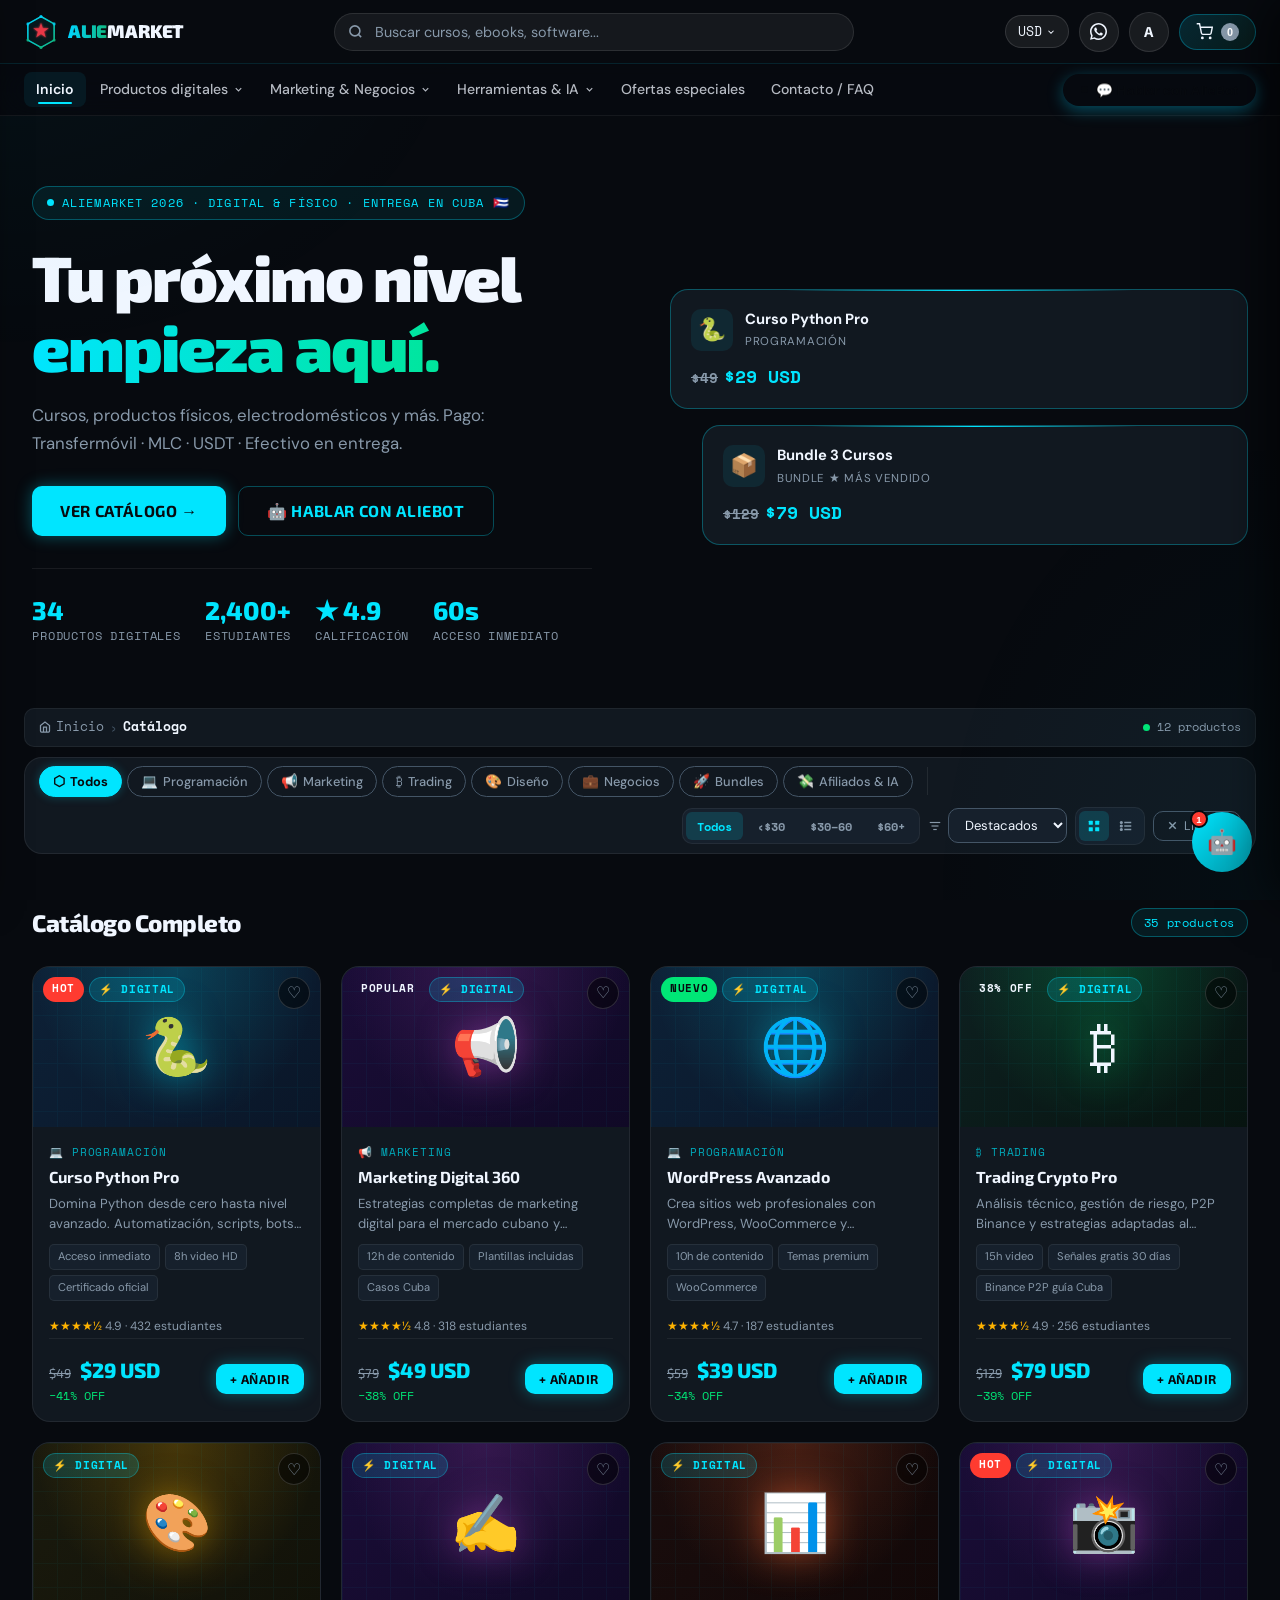
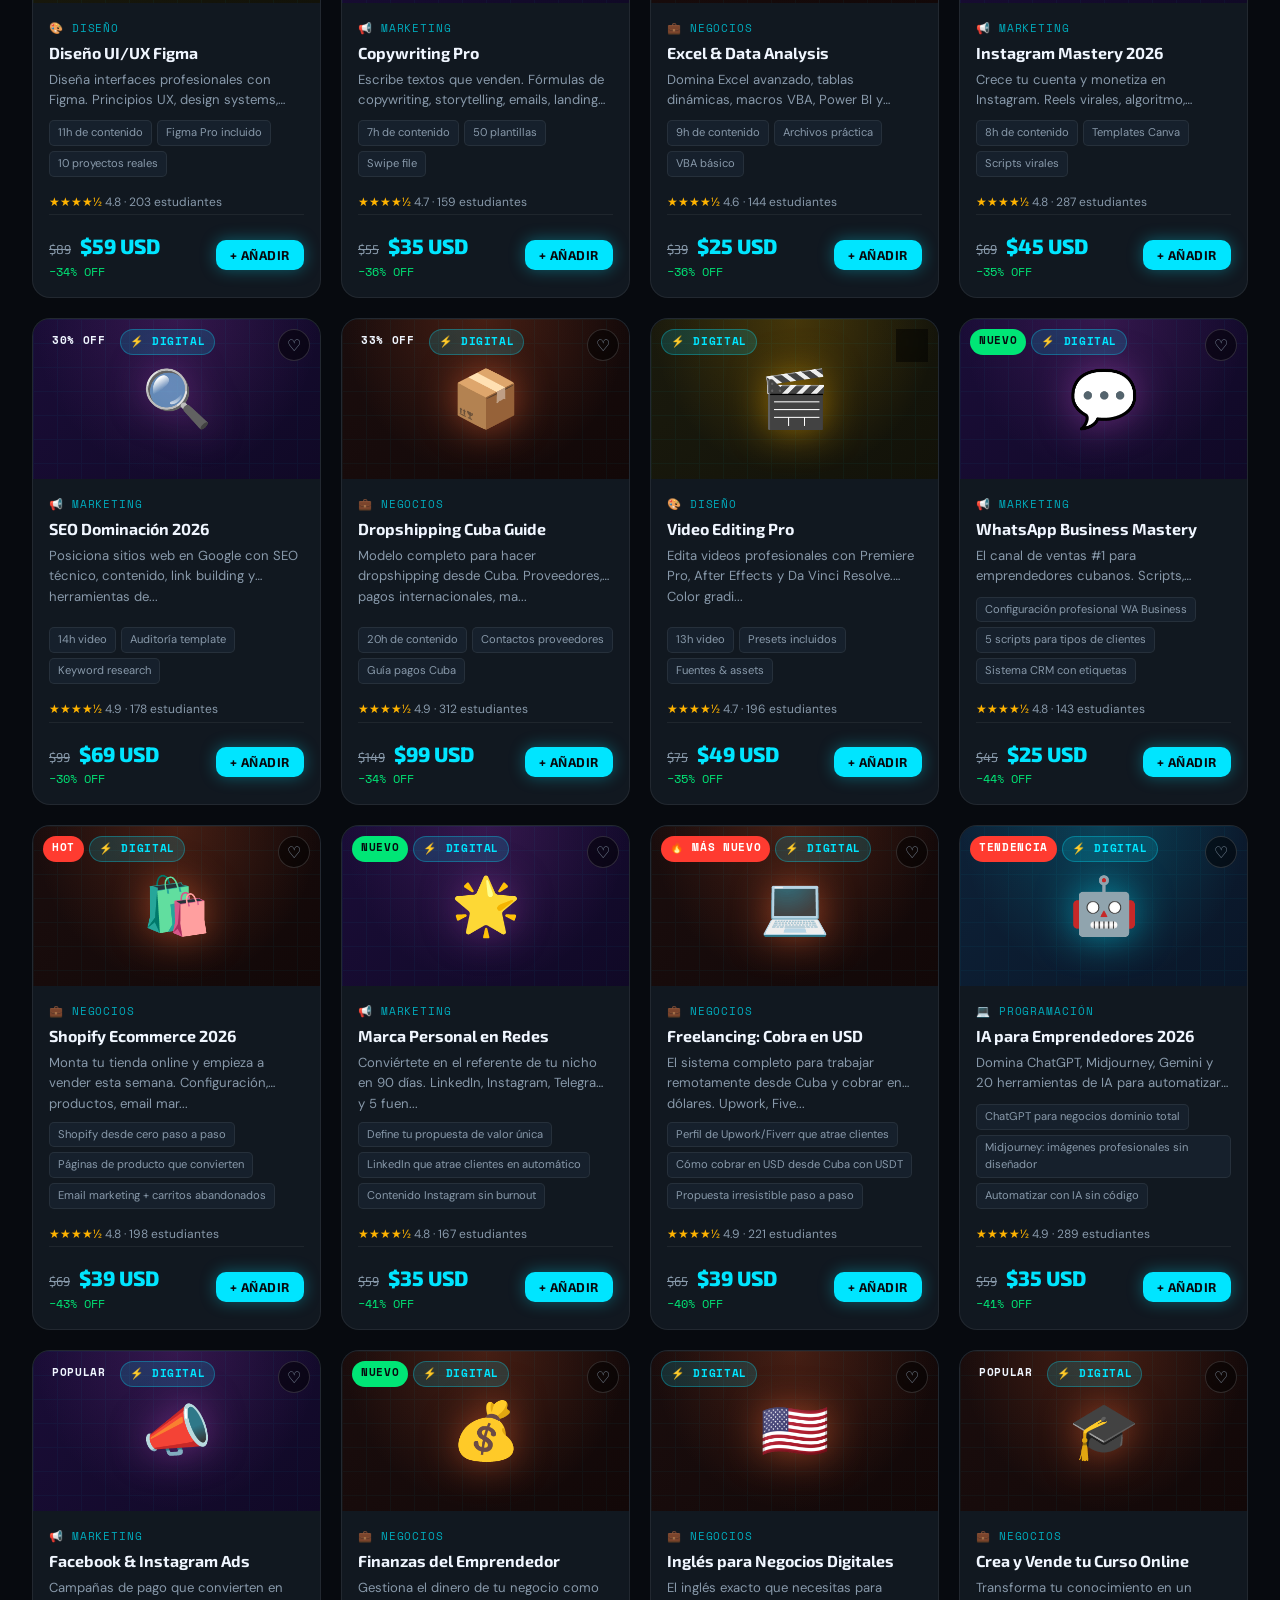
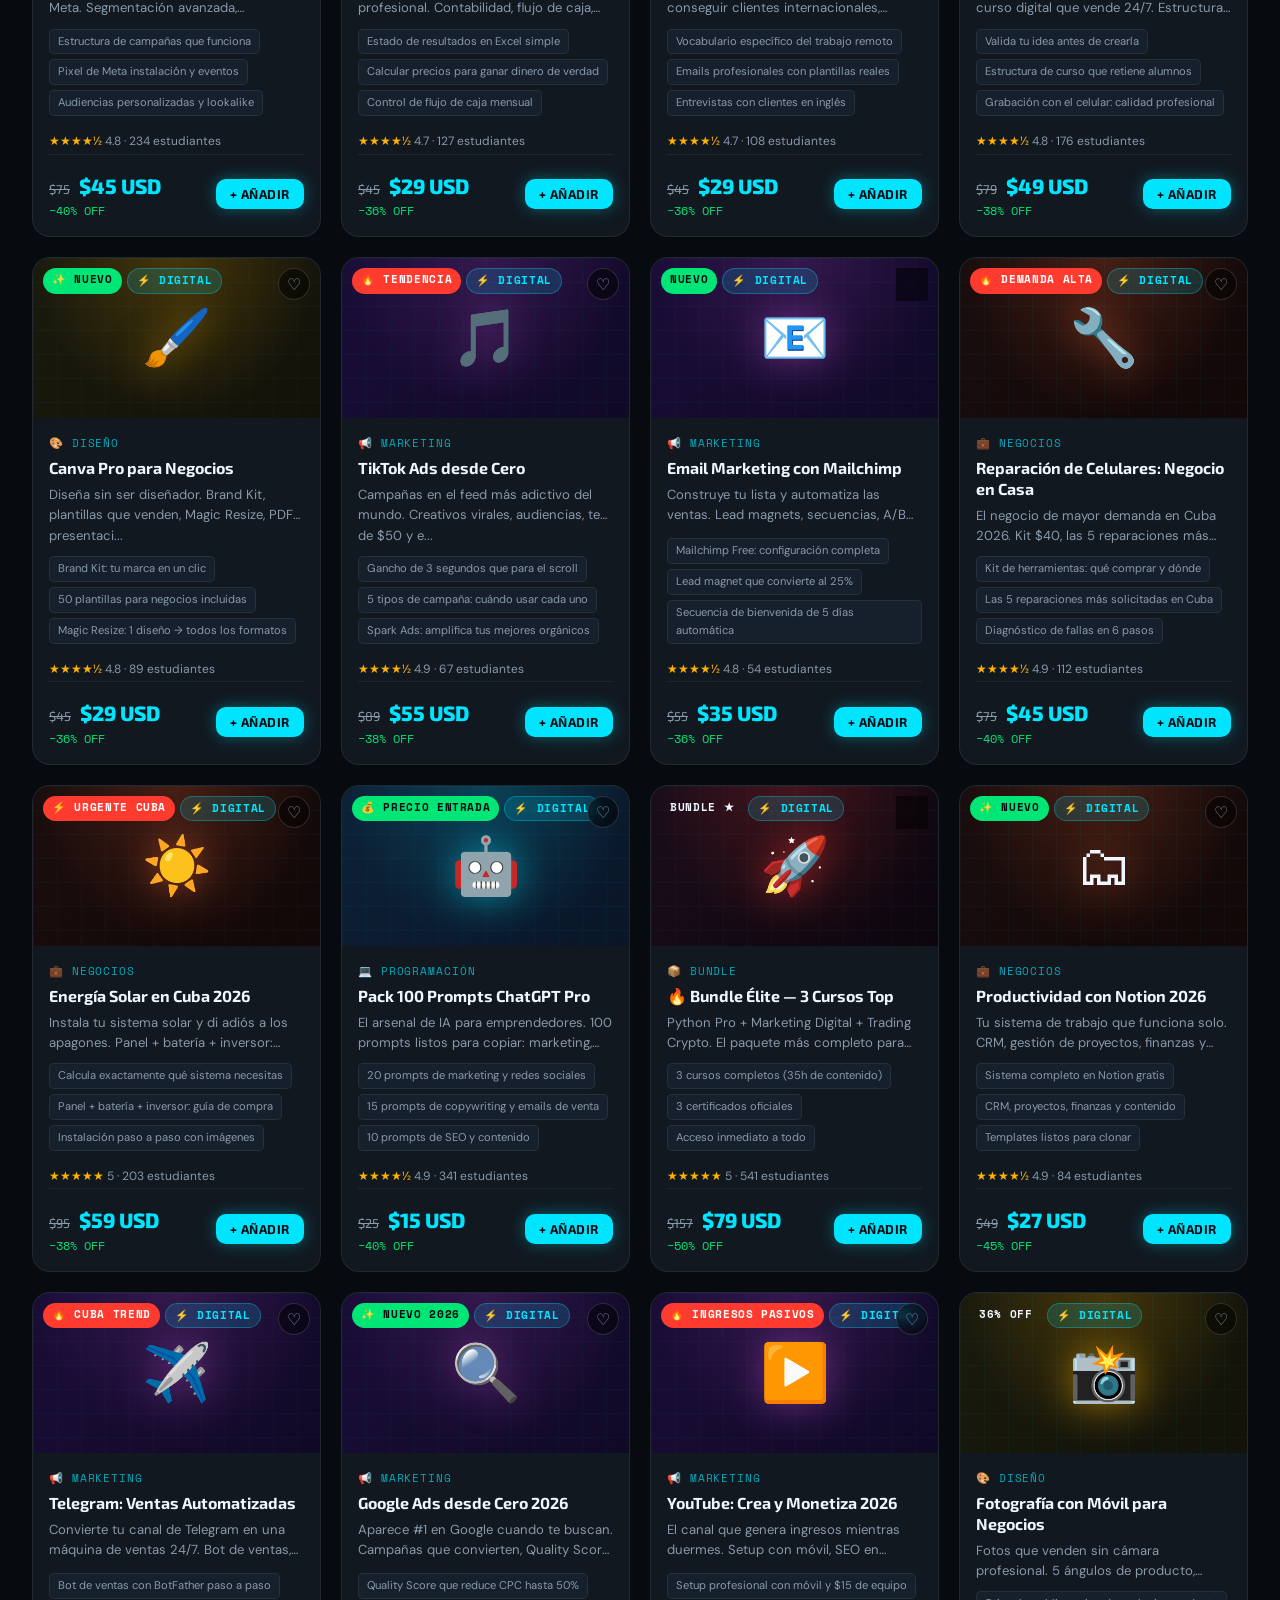
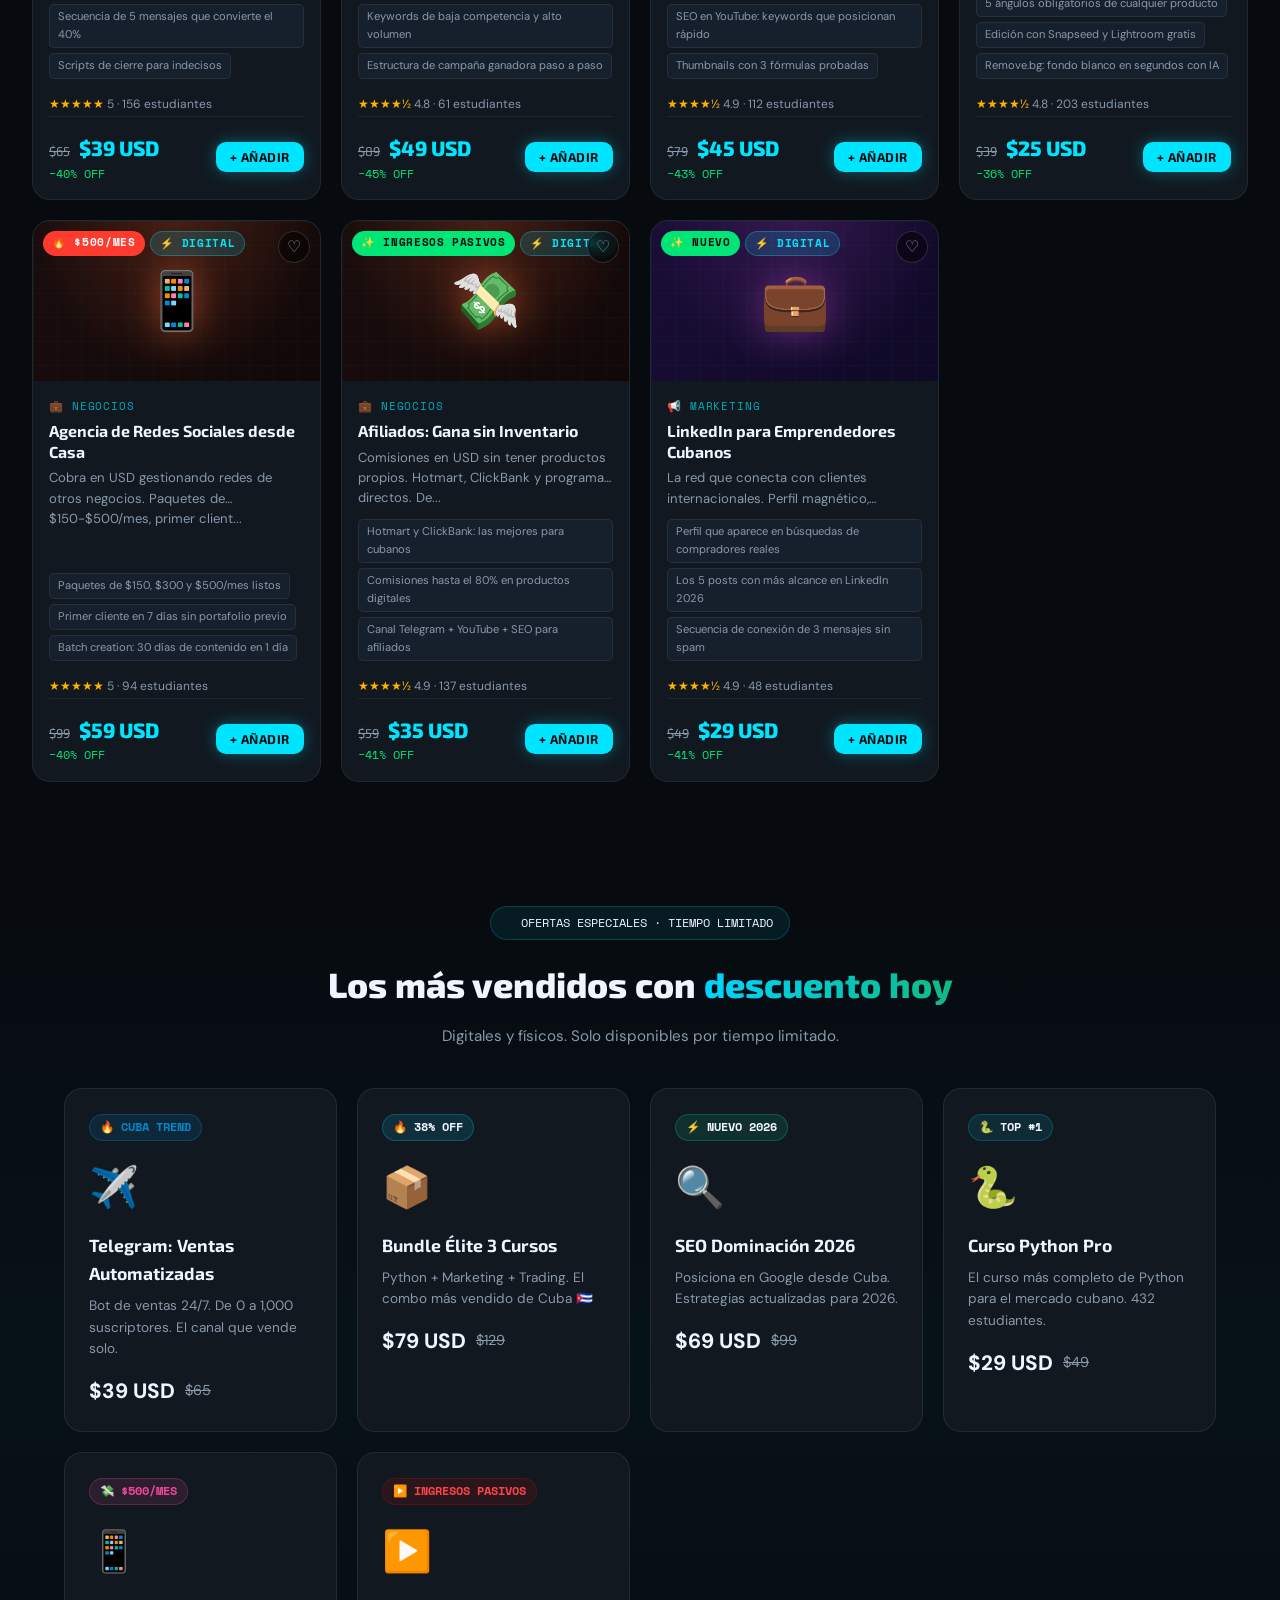
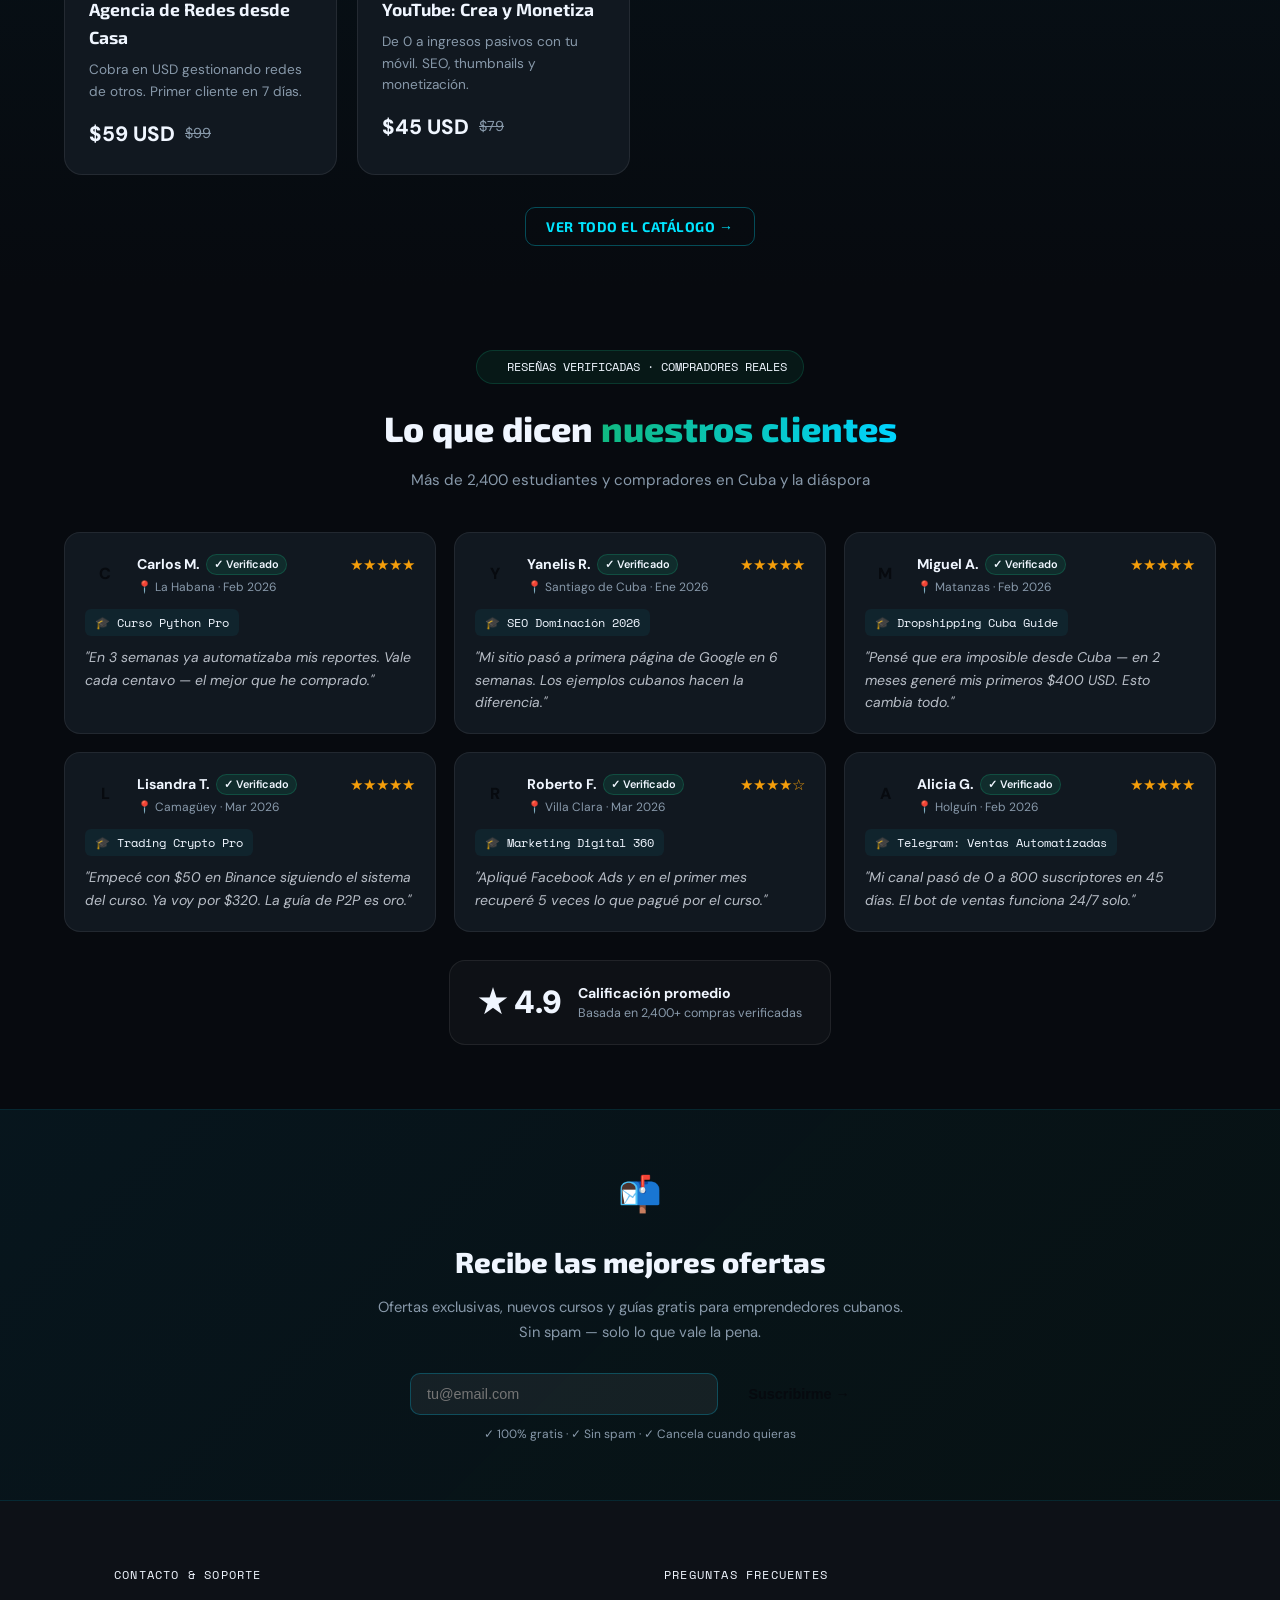
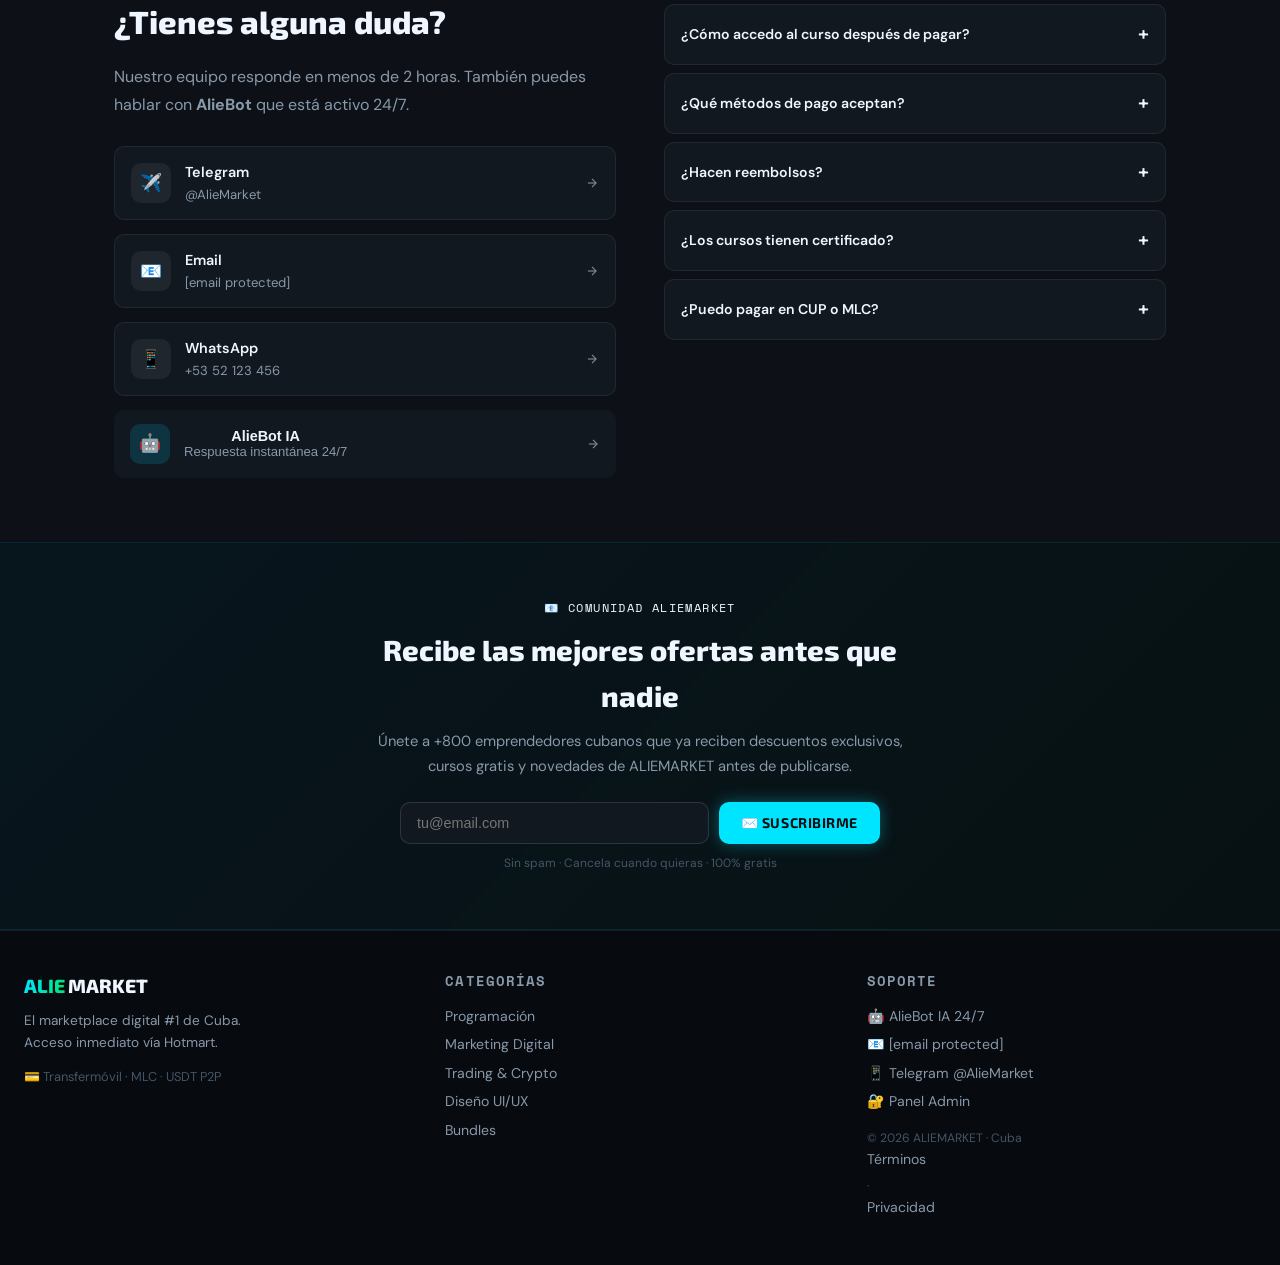
<file: index.html>
<!DOCTYPE html>
<html lang="es">
<head>
  <meta charset="UTF-8">
  <meta name="viewport" content="width=device-width, initial-scale=1.0">
  <link rel="canonical" href="https://aliemarket.github.io/">
  <meta name="robots" content="index, follow">

  <meta property="og:image" content="https://aliemarket.github.io/og-image.png">
  <meta name="twitter:card" content="summary_large_image">
  <meta name="twitter:title" content="ALIEMARKET — Tienda Digital #1 Cuba">
  <meta name="twitter:description" content="12+ cursos pro. Acceso en 60s. Transfermóvil · MLC · USDT P2P.">

  <title>ALIEMARKET — Cursos Digitales #1 Cuba 2026</title>
  <link rel="icon" type="image/svg+xml" href="data:image/svg+xml,%3Csvg viewBox='0 0 44 44' fill='none' xmlns='http://www.w3.org/2000/svg'%3E%3Cdefs%3E%3ClinearGradient id='g' x1='0%25' y1='0%25' x2='100%25' y2='100%25'%3E%3Cstop offset='0%25' stop-color='%2300E5FF'/%3E%3Cstop offset='100%25' stop-color='%2300E676'/%3E%3C/linearGradient%3E%3C/defs%3E%3Cpolygon points='22,2 39,11.5 39,32.5 22,42 5,32.5 5,11.5' stroke='url(%23g)' stroke-width='2' fill='none'/%3E%3Cpolygon points='22,10 24.35,17.25 32,17.25 25.85,21.75 28.2,29 22,24.5 15.8,29 18.15,21.75 12,17.25 19.65,17.25' fill='%23FF3B30'/%3E%3C/svg%3E">
  <link rel="stylesheet" href="styles.css">
  <!-- Google Analytics 4: reemplaza G-XXXXXXXXXX con tu ID real en analytics.google.com -->
  <!-- Meta Pixel: reemplaza TU_PIXEL_ID con tu ID en business.facebook.com/events -->

  <!-- ── GOOGLE ANALYTICS 4 ────────────────────────────────
       CONFIGURAR: reemplaza G-XXXXXXXXXX con tu ID de GA4
       Obtén en: analytics.google.com → Crear propiedad
  -->
  <!-- <script async src="https://www.googletagmanager.com/gtag/js?id=G-XXXXXXXXXX"></script>
  <script>
    window.dataLayer = window.dataLayer || [];
    function gtag(){dataLayer.push(arguments);}
    gtag('js', new Date());
    gtag('config', 'G-XXXXXXXXXX');
  </script> -->

  <!-- ── META PIXEL ────────────────────────────────────────
       CONFIGURAR: reemplaza TU_PIXEL_ID con tu Pixel de Meta
       Obtén en: business.facebook.com → Events Manager
  -->
  <!-- <script>
    !function(f,b,e,v,n,t,s){if(f.fbq)return;n=f.fbq=function(){n.callMethod?
    n.callMethod.apply(n,arguments):n.queue.push(arguments)};
    if(!f._fbq)f._fbq=n;n.push=n;n.loaded=!0;n.version='2.0';
    n.queue=[];t=b.createElement(e);t.async=!0;
    t.src=v;s=b.getElementsByTagName(e)[0];
    s.parentNode.insertBefore(t,s)}(window, document,'script',
    'https://connect.facebook.net/en_US/fbevents.js');
    fbq('init', 'TU_PIXEL_ID');
    fbq('track', 'PageView');
  </script> -->
</head>
<body class="">
<!-- ═══════════════════════════════════════════════════════
     ALIE SIDEBAR — Barra de navegación izquierda
═══════════════════════════════════════════════════════ -->
<aside id="alie-sidebar" class="alie-sidebar">

  <!-- Toggle (colapsar/expandir) -->
  <!-- Branding ALIE -->
  <div class="sidebar-brand">
    <div class="sidebar-logo">
      <svg viewBox="0 0 44 44" fill="none" xmlns="http://www.w3.org/2000/svg">
        <defs>
          <linearGradient id="sbGrad" x1="0%" y1="0%" x2="100%" y2="100%">
            <stop offset="0%" stop-color="#00E5FF"/><stop offset="100%" stop-color="#00E676"/>
          </linearGradient>
          <linearGradient id="sbStar" x1="0%" y1="0%" x2="100%" y2="100%">
            <stop offset="0%" stop-color="#FF6B35"/><stop offset="100%" stop-color="#FF3B30"/>
          </linearGradient>
        </defs>
        <polygon points="22,2 39,11.5 39,32.5 22,42 5,32.5 5,11.5" stroke="url(#sbGrad)" stroke-width="2" fill="none"/>
        <polygon points="22,7 34,14 34,30 22,37 10,30 10,14" fill="rgba(0,229,255,0.06)" stroke="url(#sbGrad)" stroke-width=".7" opacity=".5"/>
        <polygon points="22,10 24.35,17.25 32,17.25 25.85,21.75 28.2,29 22,24.5 15.8,29 18.15,21.75 12,17.25 19.65,17.25" fill="url(#sbStar)"/>
        <circle cx="22" cy="2"    r="2.2" fill="url(#sbGrad)"/>
        <circle cx="39" cy="11.5" r="2.2" fill="url(#sbGrad)"/>
        <circle cx="39" cy="32.5" r="2.2" fill="url(#sbGrad)"/>
        <circle cx="22" cy="42"   r="2.2" fill="url(#sbGrad)"/>
        <circle cx="5"  cy="32.5" r="2.2" fill="url(#sbGrad)"/>
        <circle cx="5"  cy="11.5" r="2.2" fill="url(#sbGrad)"/>
      </svg>
    </div>
    <div class="sidebar-brand-text">
      <span class="sb-alie">ALIE</span><span class="sb-market">MARKET</span>
      <span class="sb-tagline">Cuba · Digital · 2026</span>
    </div>
  </div>

  <!-- Divisor -->
  <div class="sidebar-divider"></div>

  <!-- Navegación principal -->
  <nav class="sidebar-nav" id="sidebar-nav">

    <div class="sidebar-section-label">Navegación</div>

    <a class="sidebar-item active" href="#hero" data-tooltip="Inicio" data-sb-section="hero" onclick="sidebarNav(this,'hero')">
      <span class="sb-icon">
        <svg width="18" height="18" viewBox="0 0 24 24" fill="none" stroke="currentColor" stroke-width="2"><path d="M3 9l9-7 9 7v11a2 2 0 01-2 2H5a2 2 0 01-2-2z"/><polyline points="9 22 9 12 15 12 15 22"/></svg>
      </span>
      <span class="sb-label">Inicio</span>
      <span class="sb-active-dot"></span>
    </a>

    <a class="sidebar-item" href="#products-section" data-tooltip="Catálogo" data-sb-section="products-section" onclick="sidebarNav(this,'products-section')">
      <span class="sb-icon">
        <svg width="18" height="18" viewBox="0 0 24 24" fill="none" stroke="currentColor" stroke-width="2"><rect x="2" y="3" width="20" height="14" rx="2"/><line x1="8" y1="21" x2="16" y2="21"/><line x1="12" y1="17" x2="12" y2="21"/></svg>
      </span>
      <span class="sb-label">Catálogo</span>
    </a>

    <a class="sidebar-item" href="#store-toolbar" data-tooltip="Cursos" data-sb-section="store-toolbar" onclick="sidebarNav(this,'store-toolbar')">
      <span class="sb-icon">
        <svg width="18" height="18" viewBox="0 0 24 24" fill="none" stroke="currentColor" stroke-width="2"><path d="M12 20h9"/><path d="M16.5 3.5a2.121 2.121 0 013 3L7 19l-4 1 1-4L16.5 3.5z"/></svg>
      </span>
      <span class="sb-label">Cursos</span>
    </a>

    <a class="sidebar-item" href="#footer-section" data-tooltip="Contacto" data-sb-section="footer-section" onclick="sidebarNav(this,'footer-section')">
      <span class="sb-icon">
        <svg width="18" height="18" viewBox="0 0 24 24" fill="none" stroke="currentColor" stroke-width="2"><path d="M21 10c0 7-9 13-9 13s-9-6-9-13a9 9 0 0118 0z"/><circle cx="12" cy="10" r="3"/></svg>
      </span>
      <span class="sb-label">Contacto</span>
    </a>

    <div class="sidebar-divider" style="margin:10px 12px"></div>
    <div class="sidebar-section-label">Herramientas</div>

    <button class="sidebar-item" onclick="openAlieBot()" data-tooltip="AlieBot IA">
      <span class="sb-icon sb-icon-glow">🤖</span>
      <span class="sb-label">AlieBot IA</span>
      <span class="sb-badge sb-badge-ai">IA</span>
    </button>

    <button class="sidebar-item" id="sb-cart-btn" data-tooltip="Carrito" onclick="openCart()">
      <span class="sb-icon">
        <svg width="18" height="18" viewBox="0 0 24 24" fill="none" stroke="currentColor" stroke-width="2"><circle cx="9" cy="21" r="1"/><circle cx="20" cy="21" r="1"/><path d="M1 1h4l2.68 13.39a2 2 0 001.99 1.61h9.72a2 2 0 001.99-1.61L23 6H6"/></svg>
      </span>
      <span class="sb-label">Carrito</span>
      <span class="sb-badge sb-badge-cart zero" id="sb-cart-count">0</span>
    </button>

    <button class="sidebar-item" onclick="filterBycat('programacion')" data-sb-cat="programacion" data-tooltip="Programación">
      <span class="sb-icon">
        <svg width="18" height="18" viewBox="0 0 24 24" fill="none" stroke="currentColor" stroke-width="2"><polyline points="16 18 22 12 16 6"/><polyline points="8 6 2 12 8 18"/></svg>
      </span>
      <span class="sb-label">Programación</span>
    </button>

    <button class="sidebar-item" onclick="filterBycat('marketing')" data-sb-cat="marketing" data-tooltip="Marketing">
      <span class="sb-icon">
        <svg width="18" height="18" viewBox="0 0 24 24" fill="none" stroke="currentColor" stroke-width="2"><polyline points="22 12 18 12 15 21 9 3 6 12 2 12"/></svg>
      </span>
      <span class="sb-label">Marketing</span>
    </button>

    <button class="sidebar-item" onclick="filterBycat('trading')" data-sb-cat="trading" data-tooltip="Trading">
      <span class="sb-icon">₿</span>
      <span class="sb-label">Trading</span>
    </button>

    <button class="sidebar-item" onclick="filterBycat('diseño')" data-sb-cat="diseño" data-tooltip="Diseño">
      <span class="sb-icon">
        <svg width="18" height="18" viewBox="0 0 24 24" fill="none" stroke="currentColor" stroke-width="2"><circle cx="12" cy="12" r="3"/><path d="M19.07 4.93a10 10 0 010 14.14M4.93 4.93a10 10 0 000 14.14"/></svg>
      </span>
      <span class="sb-label">Diseño</span>
    </button>

    <button class="sidebar-item" onclick="filterBycat('bundle')" data-sb-cat="bundle" data-tooltip="Bundles">
      <span class="sb-icon">🚀</span>
      <span class="sb-label">Bundles</span>
    </button>

    <button class="sidebar-item" onclick="filterBycat('negocios')" data-sb-cat="negocios" data-tooltip="Negocios & IA">
      <span class="sb-icon">💼</span>
      <span class="sb-label">Negocios & IA</span>
    </button>

    <button class="sidebar-item" onclick="abrirModal(29)" data-tooltip="Telegram Ventas">
      <span class="sb-icon">✈️</span>
      <span class="sb-label">Telegram</span>
    </button>

    <button class="sidebar-item" onclick="abrirModal(31)" data-tooltip="YouTube Monetiza">
      <span class="sb-icon">▶️</span>
      <span class="sb-label">YouTube</span>
    </button>

  </nav>

  <!-- Divisor -->
  <div class="sidebar-divider" style="margin-top:auto"></div>

  <!-- Footer del sidebar -->
  <div class="sidebar-footer">

    <button class="sidebar-item sb-admin-btn" onclick="openAdminLogin()" id="sb-admin-btn" data-tooltip="Admin">
      <span class="sb-icon">
        <svg width="18" height="18" viewBox="0 0 24 24" fill="none" stroke="currentColor" stroke-width="2"><path d="M12 22s8-4 8-10V5l-8-3-8 3v7c0 6 8 10 8 10z"/></svg>
      </span>
      <span class="sb-label">Admin</span>
    </button>

    <!-- Botón Auth — circular con A grande -->
    <button class="sidebar-auth-btn" id="sb-auth-btn" onclick="goToAuth()" title="Iniciar sesión / Registrarse">
      <span class="sb-auth-ring"></span>
      <span class="sb-auth-letter" id="sb-auth-letter">A</span>
    </button>
    <span class="sb-auth-label" id="sb-auth-label">Acceder</span>

  </div>
</aside>

<!-- Overlay para cerrar sidebar en móvil -->
<div class="sidebar-overlay" id="sidebar-overlay" onclick="closeSidebar()"></div>


<!-- ═══════════════════════════════════════════════════════
     NAVBAR
═══════════════════════════════════════════════════════ -->
<!-- ═══════════════════════════════════════════════════════
     TOPBAR ALIEMARKET
═══════════════════════════════════════════════════════ -->
<header class="topbar" id="topbar">
  <div class="topbar-left">
    <button class="topbar-menu-toggle" id="mobile-menu-btn" aria-label="Menú" onclick="toggleMobileMenu()">
      <svg width="20" height="20" viewBox="0 0 24 24" fill="none" stroke="currentColor" stroke-width="2.5">
        <line x1="3" y1="6"  x2="21" y2="6"/>
        <line x1="3" y1="12" x2="21" y2="12"/>
        <line x1="3" y1="18" x2="21" y2="18"/>
      </svg>
    </button>
    <a href="#hero" class="topbar-logo" id="topbar-logo-btn" title="Doble clic = Admin">
      <svg class="topbar-logo-svg" viewBox="0 0 44 44" fill="none" xmlns="http://www.w3.org/2000/svg">
        <defs>
          <linearGradient id="tg" x1="0%" y1="0%" x2="100%" y2="100%">
            <stop offset="0%" stop-color="#00D4FF"/>
            <stop offset="100%" stop-color="#10B981"/>
          </linearGradient>
          <filter id="starGlow2"><feGaussianBlur stdDeviation="1.2" result="b"/>
            <feMerge><feMergeNode in="b"/><feMergeNode in="SourceGraphic"/></feMerge>
          </filter>
        </defs>
        <polygon points="22,2 39,11.5 39,32.5 22,42 5,32.5 5,11.5" stroke="url(#tg)" stroke-width="2" fill="none"/>
        <polygon points="22,2 39,11.5 39,32.5 22,42 5,32.5 5,11.5" stroke="url(#tg)" stroke-width="0.5" fill="url(#tg)" fill-opacity="0.07"/>
        <circle cx="22" cy="2"    r="2" fill="#00D4FF" opacity="0.9"/>
        <circle cx="39" cy="11.5" r="2" fill="#00D4FF" opacity="0.7"/>
        <circle cx="39" cy="32.5" r="2" fill="#10B981" opacity="0.7"/>
        <circle cx="22" cy="42"   r="2" fill="#10B981" opacity="0.9"/>
        <circle cx="5"  cy="32.5" r="2" fill="#10B981" opacity="0.7"/>
        <circle cx="5"  cy="11.5" r="2" fill="#00D4FF" opacity="0.7"/>
        <polygon points="22,10 24.35,17.25 32,17.25 25.85,21.75 28.2,29 22,24.5 15.8,29 18.15,21.75 12,17.25 19.65,17.25"
                 fill="#E63946" filter="url(#starGlow2)"/>
      </svg>
      <span class="topbar-logo-text"><span class="topbar-logo-alie">ALIE</span>MARKET</span>
    </a>
  </div>

  <div class="topbar-center">
    <div class="topbar-search-wrap">
      <svg class="topbar-search-icon" width="15" height="15" viewBox="0 0 24 24" fill="none" stroke="currentColor" stroke-width="2.5">
        <circle cx="11" cy="11" r="8"/><line x1="21" y1="21" x2="16.65" y2="16.65"/>
      </svg>
      <input type="search" class="topbar-search-input" id="search-input"
             placeholder="Buscar cursos, ebooks, software..."
             autocomplete="off">
    </div>
  </div>

  <div class="topbar-right">
    <button class="topbar-pill currency-toggle-btn" id="currency-toggle" title="Cambiar moneda" onclick="toggleCurrencyDropdown()">
      <span id="currency-label">USD</span>
      <svg width="10" height="10" viewBox="0 0 24 24" fill="none" stroke="currentColor" stroke-width="2.5"><polyline points="6 9 12 15 18 9"/></svg>
    </button>
    <a href="https://wa.me/5352123456" class="topbar-icon-btn whatsapp-btn" id="topbar-wa-link" target="_blank" rel="noopener" title="WhatsApp soporte">
      <svg width="17" height="17" viewBox="0 0 24 24" fill="currentColor">
        <path d="M17.472 14.382c-.297-.149-1.758-.867-2.03-.967-.273-.099-.471-.148-.67.15-.197.297-.767.966-.94 1.164-.173.199-.347.223-.644.075-.297-.15-1.255-.463-2.39-1.475-.883-.788-1.48-1.761-1.653-2.059-.173-.297-.018-.458.13-.606.134-.133.298-.347.446-.52.149-.174.198-.298.298-.497.099-.198.05-.371-.025-.52-.075-.149-.669-1.612-.916-2.207-.242-.579-.487-.5-.669-.51-.173-.008-.371-.01-.57-.01-.198 0-.52.074-.792.372-.272.297-1.04 1.016-1.04 2.479 0 1.462 1.065 2.875 1.213 3.074.149.198 2.096 3.2 5.077 4.487.709.306 1.262.489 1.694.625.712.227 1.36.195 1.871.118.571-.085 1.758-.719 2.006-1.413.248-.694.248-1.289.173-1.413-.074-.124-.272-.198-.57-.347z"/>
        <path d="M12 0C5.373 0 0 5.373 0 12c0 2.134.558 4.133 1.532 5.867L.078 23.5l5.761-1.433A11.93 11.93 0 0012 24c6.627 0 12-5.373 12-12S18.627 0 12 0zm0 21.818a9.818 9.818 0 01-5.028-1.388l-.36-.214-3.742.931.983-3.638-.235-.374A9.818 9.818 0 1112 21.818z"/>
      </svg>
    </a>
    <button class="topbar-icon-btn user-btn" id="topbar-user-btn" title="Mi cuenta">
      <span class="user-initial">A</span>
      <span class="user-ring"></span>
    </button>
    <button class="topbar-cart-btn" id="cart-btn" onclick="openCart()">
      <svg width="17" height="17" viewBox="0 0 24 24" fill="none" stroke="currentColor" stroke-width="2">
        <circle cx="9" cy="21" r="1"/><circle cx="20" cy="21" r="1"/>
        <path d="M1 1h4l2.68 13.39a2 2 0 001.98 1.61h9.72a2 2 0 001.98-1.61L23 6H6"/>
      </svg>
      <span class="cart-badge" id="cart-badge">0</span>
    </button>
  </div>
</header>

<!-- Currency dropdown flotante -->
<div class="currency-dropdown" id="currency-dropdown">
  <button class="cur-opt" onclick="setCurrency('USD')"><span>🇺🇸</span> USD — Dólar</button>
  <button class="cur-opt" onclick="setCurrency('CUP')"><span>🇨🇺</span> CUP — Peso cubano</button>
  <button class="cur-opt" onclick="setCurrency('MLC')"><span>💳</span> MLC — Moneda libre</button>
</div>

<!-- ═══════════════════════════════════════════════════════
     NAVBAR ALIEMARKET con DROPDOWNS
═══════════════════════════════════════════════════════ -->
<nav class="navbar" id="navbar">
  <ul class="nav-main" id="nav-main">

    <li><a class="nav-link active" href="#hero" data-section="hero">Inicio</a></li>

    <li class="has-dropdown">
      <a class="nav-link" href="#products-section">
        Productos digitales
        <svg width="11" height="11" viewBox="0 0 24 24" fill="none" stroke="currentColor" stroke-width="2.5"><polyline points="6 9 12 15 18 9"/></svg>
      </a>
      <ul class="nav-dropdown">
        <li><a href="#products-section" onclick="filterBycat('programacion')">💻 Cursos online</a></li>
        <li><a href="#products-section" onclick="filterBycat('diseño')">🎨 Diseño UI/UX</a></li>
        <li><a href="#products-section" onclick="filterBycat('negocios')">🛠 Plantillas & Software</a></li>
        <li><a href="#products-section" onclick="filterBycat('bundle')">📦 Bundles digitales</a></li>
      </ul>
    </li>

    <li class="has-dropdown">
      <a class="nav-link" href="#products-section">
        Marketing & Negocios
        <svg width="11" height="11" viewBox="0 0 24 24" fill="none" stroke="currentColor" stroke-width="2.5"><polyline points="6 9 12 15 18 9"/></svg>
      </a>
      <ul class="nav-dropdown">
        <li><a href="#products-section" onclick="filterBycat('marketing')">📢 Marketing Digital</a></li>
        <li><a href="#products-section" onclick="filterBycat('trading')">₿ Trading & Crypto</a></li>
        <li><a href="#products-section" onclick="filterBycat('negocios')">💼 Negocios</a></li>
      </ul>
    </li>

    <li class="has-dropdown">
      <a class="nav-link" href="#products-section">
        Herramientas & IA
        <svg width="11" height="11" viewBox="0 0 24 24" fill="none" stroke="currentColor" stroke-width="2.5"><polyline points="6 9 12 15 18 9"/></svg>
      </a>
      <ul class="nav-dropdown">
        <li><a href="#products-section" onclick="filterBycat('negocios')">💼 Negocios & Emprendimiento</a></li>
        <li><a href="#products-section" onclick="filterBycat('diseño')">🎨 Diseño & Fotografía</a></li>
        <li><a href="#products-section" onclick="filterBycat('bundle')">📦 Bundles y Packs</a></li>
        <li class="dropdown-divider"></li>
        <li><a href="#products-section" onclick="filterBycat('all')" class="dropdown-ver-todos">📚 Ver todo el catálogo →</a></li>
      </ul>
    </li>

    <li><a class="nav-link" href="#ofertas-section">Ofertas especiales</a></li>
    <li><a class="nav-link" href="#contacto-section">Contacto / FAQ</a></li>
  </ul>

  <div class="nav-secondary">
    <button class="nav-bot-btn" onclick="openAlieBot()">
      <span class="nav-bot-dot"></span>
      💬 Hablar con AlieBot
    </button>
  </div>
</nav>

<!-- Mobile nav overlay -->
<div class="mobile-nav-overlay" id="mobile-nav-overlay" onclick="closeMobileMenu()"></div>
<div class="mobile-nav-drawer" id="mobile-nav-drawer">
  <div class="mobile-nav-header">
    <span class="topbar-logo-text"><span class="topbar-logo-alie">ALIE</span>MARKET</span>
    <button onclick="closeMobileMenu()" style="background:none;border:none;color:#fff;font-size:1.3rem;cursor:pointer">✕</button>
  </div>
  <a class="mobile-nav-link" href="#hero"             onclick="closeMobileMenu()">🏠 Inicio</a>
  <a class="mobile-nav-link" href="#products-section" onclick="filterBycat('programacion');closeMobileMenu()">💻 Cursos online</a>
  <a class="mobile-nav-link" href="#products-section" onclick="filterBycat('marketing');closeMobileMenu()">📢 Marketing</a>
  <a class="mobile-nav-link" href="#products-section" onclick="filterBycat('trading');closeMobileMenu()">₿ Trading & Crypto</a>
  <a class="mobile-nav-link" href="#products-section" onclick="filterBycat('diseño');closeMobileMenu()">🎨 Diseño & Fotografía</a>
  <a class="mobile-nav-link" href="#products-section" onclick="filterBycat('bundle');closeMobileMenu()">📦 Bundles digitales</a>
  <a class="mobile-nav-link" href="#products-section" onclick="filterBycat('negocios');closeMobileMenu()">💼 Negocios & IA</a>
  <a class="mobile-nav-link" href="#" onclick="abrirModal(29);closeMobileMenu()">✈️ Telegram Ventas</a>
  <a class="mobile-nav-link" href="#" onclick="abrirModal(31);closeMobileMenu()">▶️ YouTube Monetiza</a>
  <div class="mobile-nav-section-label">Tecnología</div>
  <div class="mobile-nav-section-label">Hogar & Vida</div>
  <div class="mobile-nav-section-label">Moda & Alimentos</div>
  <a class="mobile-nav-link" href="#contacto-section" onclick="closeMobileMenu()">📬 Contacto</a>
  <button class="nav-bot-btn" style="width:100%;margin-top:16px" onclick="openAlieBot();closeMobileMenu()">💬 Hablar con AlieBot</button>
</div>




<!-- ═══════════════════════════════════════════════════════
     HERO
═══════════════════════════════════════════════════════ -->
<section id="hero">
  <div class="hero-content">
    <div class="hero-badge">
      <span class="dot"></span>
      ALIEMARKET 2026 · Digital & Físico · Entrega en Cuba 🇨🇺
    </div>
    <h1 class="hero-title">
      Tu próximo nivel
      <span class="line2">empieza aquí.</span>
    </h1>
    <p class="hero-sub">
      Cursos, productos físicos, electrodomésticos y más.
      Pago: Transfermóvil · MLC · USDT · Efectivo en entrega.
    </p>
    <div style="display:flex;gap:12px;flex-wrap:wrap;margin-bottom:32px">
      <button class="btn btn-primary btn-lg" onclick="document.getElementById('products-section').scrollIntoView({behavior:'smooth'})">
        Ver Catálogo →
      </button>
      <button class="btn btn-secondary btn-lg" onclick="openAlieBot()">
        🤖 Hablar con AlieBot
      </button>
    </div>
    <div class="hero-stats">
      <div class="hero-stat"><span class="val">34</span><span class="lbl">Productos digitales</span></div>
      <div class="hero-stat"><span class="val">2,400+</span><span class="lbl">Estudiantes</span></div>
      <div class="hero-stat"><span class="val">★ 4.9</span><span class="lbl">Calificación</span></div>
      <div class="hero-stat"><span class="val">60s</span><span class="lbl">Acceso inmediato</span></div>
    </div>
  </div>

  <div class="hero-visual">
    <div class="hero-card">
      <div class="hero-card-top">
        <div class="hero-card-icon">🐍</div>
        <div class="hero-card-info">
          <div class="title">Curso Python Pro</div>
          <div class="cat">Programación</div>
        </div>
      </div>
      <div class="hero-card-price">
        <span class="old">$49</span>$29 USD
      </div>
    </div>
    <div class="hero-card">
      <div class="hero-card-top">
        <div class="hero-card-icon">📦</div>
        <div class="hero-card-info">
          <div class="title">Bundle 3 Cursos</div>
          <div class="cat">Bundle ★ Más vendido</div>
        </div>
      </div>
      <div class="hero-card-price">
        <span class="old">$129</span>$79 USD
      </div>
    </div>
  </div>
</section>


<!-- ═══════════════════════════════════════════════════════
     TOOLBAR — Renderizado por toolbar.js (reemplaza #filters)
═══════════════════════════════════════════════════════ -->
<div id="filters" data-spy-id="store-toolbar"></div>

<!-- ═══════════════════════════════════════════════════════
     PRODUCTS
═══════════════════════════════════════════════════════ -->
<section id="products-section">
  <div class="section-header">
    <h2 class="section-title">Catálogo Completo</h2>
    <span class="section-count" id="products-count">34 productos</span>
  </div>
  <div id="products-grid">
    <!-- JS renderiza aquí -->
    <div style="text-align:center;padding:60px;color:var(--grey);grid-column:1/-1">
      <div class="spin" style="font-size:2rem;display:inline-block">⚙</div>
      <p style="margin-top:12px">Cargando catálogo...</p>
    </div>
  </div>
</section>

<!-- ═══════════════════════════════════════════════════════
     FOOTER
═══════════════════════════════════════════════════════ -->
<!-- ═══════════════════════════════════════════════════════
     SECCIÓN OFERTAS ESPECIALES
═══════════════════════════════════════════════════════ -->
<section id="ofertas-section" style="padding:64px 0 40px;background:linear-gradient(180deg,var(--black) 0%,rgba(0,212,255,0.04) 50%,var(--black) 100%)">
  <div style="max-width:1200px;margin:0 auto;padding:0 24px">
    <div style="text-align:center;margin-bottom:40px">
      <div style="display:inline-flex;align-items:center;gap:8px;background:rgba(0,212,255,0.08);border:1px solid rgba(0,212,255,0.2);border-radius:50px;padding:6px 16px;font-size:.78rem;font-family:var(--font-mono);color:var(--turquesa);margin-bottom:16px">
        <span style="width:6px;height:6px;background:var(--turquesa);border-radius:50%;animation:pulse-dot 1.5s infinite"></span>
        OFERTAS ESPECIALES · TIEMPO LIMITADO
      </div>
      <h2 style="font-family:var(--font-head);font-size:2.2rem;font-weight:800;margin-bottom:12px">
        Los más vendidos con <span style="background:linear-gradient(90deg,#00D4FF,#10B981);-webkit-background-clip:text;-webkit-text-fill-color:transparent;background-clip:text">descuento hoy</span>
      </h2>
      <p style="color:var(--grey);font-size:.95rem">Digitales y físicos. Solo disponibles por tiempo limitado.</p>
    </div>
    <div style="display:grid;grid-template-columns:repeat(auto-fit,minmax(260px,1fr));gap:20px">

      <!-- Telegram Ventas — TENDENCIA CUBA -->
      <div class="oferta-card" onclick="abrirModal(29)">
        <div class="oferta-badge" style="background:rgba(0,136,204,0.15);color:#0088CC;border-color:rgba(0,136,204,0.3)">🔥 CUBA TREND</div>
        <div style="font-size:2.5rem;margin-bottom:12px">✈️</div>
        <h3 style="font-family:var(--font-head);font-size:1.1rem;font-weight:700;margin-bottom:8px">Telegram: Ventas Automatizadas</h3>
        <p style="font-size:.85rem;color:var(--grey);margin-bottom:14px">Bot de ventas 24/7. De 0 a 1,000 suscriptores. El canal que vende solo.</p>
        <div style="display:flex;align-items:center;gap:10px">
          <span class="oferta-precio" data-precio-usd="39">$39 USD</span>
          <span style="text-decoration:line-through;color:var(--grey);font-size:.9rem">$65</span>
        </div>
      </div>

      <!-- Bundle digital -->
      <div class="oferta-card" onclick="abrirModal(12)">
        <div class="oferta-badge">🔥 38% OFF</div>
        <div style="font-size:2.5rem;margin-bottom:12px">📦</div>
        <h3 style="font-family:var(--font-head);font-size:1.1rem;font-weight:700;margin-bottom:8px">Bundle Élite 3 Cursos</h3>
        <p style="font-size:.85rem;color:var(--grey);margin-bottom:14px">Python + Marketing + Trading. El combo más vendido de Cuba 🇨🇺</p>
        <div style="display:flex;align-items:center;gap:10px">
          <span class="oferta-precio" data-precio-usd="79">$79 USD</span>
          <span style="text-decoration:line-through;color:var(--grey);font-size:.9rem">$129</span>
        </div>
      </div>

      <!-- SEO digital -->
      <div class="oferta-card" onclick="abrirModal(9)">
        <div class="oferta-badge" style="background:rgba(16,185,129,0.15);color:var(--verde-success);border-color:rgba(16,185,129,0.3)">⚡ NUEVO 2026</div>
        <div style="font-size:2.5rem;margin-bottom:12px">🔍</div>
        <h3 style="font-family:var(--font-head);font-size:1.1rem;font-weight:700;margin-bottom:8px">SEO Dominación 2026</h3>
        <p style="font-size:.85rem;color:var(--grey);margin-bottom:14px">Posiciona en Google desde Cuba. Estrategias actualizadas para 2026.</p>
        <div style="display:flex;align-items:center;gap:10px">
          <span class="oferta-precio" data-precio-usd="69">$69 USD</span>
          <span style="text-decoration:line-through;color:var(--grey);font-size:.9rem">$99</span>
        </div>
      </div>

      <!-- Python digital -->
      <div class="oferta-card" onclick="abrirModal(1)">
        <div class="oferta-badge" style="background:rgba(0,212,255,0.1);color:var(--turquesa);border-color:rgba(0,212,255,0.2)">🐍 TOP #1</div>
        <div style="font-size:2.5rem;margin-bottom:12px">🐍</div>
        <h3 style="font-family:var(--font-head);font-size:1.1rem;font-weight:700;margin-bottom:8px">Curso Python Pro</h3>
        <p style="font-size:.85rem;color:var(--grey);margin-bottom:14px">El curso más completo de Python para el mercado cubano. 432 estudiantes.</p>
        <div style="display:flex;align-items:center;gap:10px">
          <span class="oferta-precio" data-precio-usd="29">$29 USD</span>
          <span style="text-decoration:line-through;color:var(--grey);font-size:.9rem">$49</span>
        </div>
      </div>

      <!-- Agencia Redes Sociales -->
      <div class="oferta-card" onclick="abrirModal(33)">
        <div class="oferta-badge" style="background:rgba(236,72,153,0.12);color:#EC4899;border-color:rgba(236,72,153,0.25)">💸 $500/MES</div>
        <div style="font-size:2.5rem;margin-bottom:12px">📱</div>
        <h3 style="font-family:var(--font-head);font-size:1.1rem;font-weight:700;margin-bottom:8px">Agencia de Redes desde Casa</h3>
        <p style="font-size:.85rem;color:var(--grey);margin-bottom:14px">Cobra en USD gestionando redes de otros. Primer cliente en 7 días.</p>
        <div style="display:flex;align-items:center;gap:10px">
          <span class="oferta-precio" data-precio-usd="59">$59 USD</span>
          <span style="text-decoration:line-through;color:var(--grey);font-size:.9rem">$99</span>
        </div>
      </div>

      <!-- YouTube Monetiza -->
      <div class="oferta-card" onclick="abrirModal(31)">
        <div class="oferta-badge" style="background:rgba(255,0,0,0.1);color:#FF4444;border-color:rgba(255,0,0,0.2)">▶️ INGRESOS PASIVOS</div>
        <div style="font-size:2.5rem;margin-bottom:12px">▶️</div>
        <h3 style="font-family:var(--font-head);font-size:1.1rem;font-weight:700;margin-bottom:8px">YouTube: Crea y Monetiza</h3>
        <p style="font-size:.85rem;color:var(--grey);margin-bottom:14px">De 0 a ingresos pasivos con tu móvil. SEO, thumbnails y monetización.</p>
        <div style="display:flex;align-items:center;gap:10px">
          <span class="oferta-precio" data-precio-usd="45">$45 USD</span>
          <span style="text-decoration:line-through;color:var(--grey);font-size:.9rem">$79</span>
        </div>
      </div>

    </div>
    <div style="text-align:center;margin-top:32px">
      <button class="btn btn-secondary" onclick="document.getElementById('products-section').scrollIntoView({behavior:'smooth'})">
        Ver todo el catálogo →
      </button>
    </div>
  </div>
</section>

<!-- ═══════════════════════════════════════════════════════
     SECCIÓN RESEÑAS VERIFICADAS
═══════════════════════════════════════════════════════ -->
<section id="resenas-section" style="padding:64px 0;background:var(--black)">
  <div style="max-width:1200px;margin:0 auto;padding:0 24px">
    <div style="text-align:center;margin-bottom:40px">
      <div style="display:inline-flex;align-items:center;gap:8px;background:rgba(16,185,129,0.08);border:1px solid rgba(16,185,129,0.2);border-radius:50px;padding:6px 16px;font-size:.78rem;font-family:var(--font-mono);color:var(--verde-success);margin-bottom:16px">
        <span style="width:6px;height:6px;background:var(--verde-success);border-radius:50%;animation:pulse-dot 1.5s infinite"></span>
        RESEÑAS VERIFICADAS · COMPRADORES REALES
      </div>
      <h2 style="font-family:var(--font-head);font-size:2.2rem;font-weight:800;margin-bottom:12px">
        Lo que dicen <span style="background:linear-gradient(90deg,#10B981,#00D4FF);-webkit-background-clip:text;-webkit-text-fill-color:transparent;background-clip:text">nuestros clientes</span>
      </h2>
      <p style="color:var(--grey);font-size:.95rem">Más de 2,400 estudiantes y compradores en Cuba y la diáspora</p>
    </div>
    <div id="resenas-grid" class="resenas-grid">
      <!-- Renderizado por renderResenas() en app.js -->
    </div>
    <div style="text-align:center;margin-top:28px">
      <div style="display:inline-flex;align-items:center;gap:16px;background:rgba(255,255,255,0.03);border:1px solid rgba(255,255,255,0.08);border-radius:16px;padding:16px 28px">
        <span style="font-size:2rem;font-weight:900;color:var(--verde-success)">★ 4.9</span>
        <div style="text-align:left">
          <div style="font-size:.88rem;font-weight:700">Calificación promedio</div>
          <div style="font-size:.78rem;color:var(--grey)">Basada en 2,400+ compras verificadas</div>
        </div>
      </div>
    </div>
  </div>
</section>

<!-- ═══════════════════════════════════════════════════════
     SECCIÓN NEWSLETTER
═══════════════════════════════════════════════════════ -->
<section id="newsletter-section" style="padding:56px 0;background:linear-gradient(135deg,rgba(0,212,255,0.06) 0%,rgba(16,185,129,0.04) 100%);border-top:1px solid rgba(0,212,255,0.1);border-bottom:1px solid rgba(0,212,255,0.1)">
  <div style="max-width:600px;margin:0 auto;padding:0 24px;text-align:center">
    <div style="font-size:2.2rem;margin-bottom:16px">📬</div>
    <h2 style="font-family:var(--font-head);font-size:1.8rem;font-weight:800;margin-bottom:10px">Recibe las mejores ofertas</h2>
    <p style="color:var(--grey);font-size:.92rem;margin-bottom:28px;line-height:1.7">Ofertas exclusivas, nuevos cursos y guías gratis para emprendedores cubanos.<br>Sin spam — solo lo que vale la pena.</p>
    <div id="newsletter-form">
      <div style="display:flex;gap:10px;max-width:460px;margin:0 auto">
        <input id="newsletter-email" type="email" placeholder="tu@email.com"
          style="flex:1;padding:12px 16px;background:rgba(255,255,255,0.06);border:1px solid rgba(0,212,255,0.25);border-radius:10px;color:var(--white);font-size:.9rem;outline:none"
          onkeydown="if(event.key==='Enter')suscribirNewsletter()">
        <button onclick="suscribirNewsletter()"
          style="padding:12px 20px;background:linear-gradient(135deg,var(--turquesa),var(--verde-success));color:var(--black);border:none;border-radius:10px;font-weight:700;font-size:.9rem;cursor:pointer;white-space:nowrap">
          Suscribirme →
        </button>
      </div>
      <p style="font-size:.75rem;color:var(--grey);margin-top:10px">✓ 100% gratis · ✓ Sin spam · ✓ Cancela cuando quieras</p>
    </div>
  </div>
</section>

<!-- ═══════════════════════════════════════════════════════
     SECCIÓN CONTACTO / FAQ
═══════════════════════════════════════════════════════ -->
<section id="contacto-section" style="padding:64px 0;background:var(--black-mid)">
  <div style="max-width:1100px;margin:0 auto;padding:0 24px;display:grid;grid-template-columns:1fr 1fr;gap:48px;align-items:start">

    <div>
      <div style="font-family:var(--font-mono);font-size:.75rem;color:var(--turquesa);text-transform:uppercase;letter-spacing:.1em;margin-bottom:12px">Contacto & Soporte</div>
      <h2 style="font-family:var(--font-head);font-size:2rem;font-weight:800;margin-bottom:16px">¿Tienes alguna duda?</h2>
      <p style="color:var(--grey);margin-bottom:28px;line-height:1.7">Nuestro equipo responde en menos de 2 horas. También puedes hablar con <strong style="color:var(--turquesa)">AlieBot</strong> que está activo 24/7.</p>

      <div style="display:flex;flex-direction:column;gap:14px">
        <a id="contacto-telegram" href="https://t.me/AlieMarket" target="_blank" class="contacto-link">
          <span class="contacto-icon">✈️</span>
          <div>
            <div style="font-weight:600;font-size:.9rem">Telegram</div>
            <div style="font-size:.82rem;color:var(--grey)" id="contacto-tg-user">@AlieMarket</div>
          </div>
          <svg width="14" height="14" viewBox="0 0 24 24" fill="none" stroke="currentColor" stroke-width="2"><line x1="5" y1="12" x2="19" y2="12"/><polyline points="12 5 19 12 12 19"/></svg>
        </a>
        <a id="contacto-email" href="/cdn-cgi/l/email-protection#1e6d716e716c6a7b5e7f72777b737f6c757b6a307d6b" class="contacto-link">
          <span class="contacto-icon">📧</span>
          <div>
            <div style="font-weight:600;font-size:.9rem">Email</div>
            <div style="font-size:.82rem;color:var(--grey)" id="contacto-email-val"><span class="__cf_email__" data-cfemail="14677b647b6660715475787d717975667f71603a7761">[email&#160;protected]</span></div>
          </div>
          <svg width="14" height="14" viewBox="0 0 24 24" fill="none" stroke="currentColor" stroke-width="2"><line x1="5" y1="12" x2="19" y2="12"/><polyline points="12 5 19 12 12 19"/></svg>
        </a>
        <a id="contacto-whatsapp" href="https://wa.me/5352123456" target="_blank" class="contacto-link">
          <span class="contacto-icon">📱</span>
          <div>
            <div style="font-weight:600;font-size:.9rem">WhatsApp</div>
            <div style="font-size:.82rem;color:var(--grey)">+53 52 123 456</div>
          </div>
          <svg width="14" height="14" viewBox="0 0 24 24" fill="none" stroke="currentColor" stroke-width="2"><line x1="5" y1="12" x2="19" y2="12"/><polyline points="12 5 19 12 12 19"/></svg>
        </a>
        <button class="contacto-link" style="cursor:pointer;border:none" onclick="openAlieBot()">
          <span class="contacto-icon" style="background:rgba(0,212,255,0.15);color:var(--turquesa)">🤖</span>
          <div>
            <div style="font-weight:600;font-size:.9rem">AlieBot IA</div>
            <div style="font-size:.82rem;color:var(--grey)">Respuesta instantánea 24/7</div>
          </div>
          <svg width="14" height="14" viewBox="0 0 24 24" fill="none" stroke="currentColor" stroke-width="2"><line x1="5" y1="12" x2="19" y2="12"/><polyline points="12 5 19 12 12 19"/></svg>
        </button>
      </div>
    </div>

    <div>
      <div style="font-family:var(--font-mono);font-size:.75rem;color:var(--turquesa);text-transform:uppercase;letter-spacing:.1em;margin-bottom:20px">Preguntas frecuentes</div>
      <div class="faq-list">
        <details class="faq-item">
          <summary>¿Cómo accedo al curso después de pagar?</summary>
          <p>El acceso llega a tu email en menos de 60 segundos a través de Hotmart. Si no aparece revisa spam o contáctanos.</p>
        </details>
        <details class="faq-item">
          <summary>¿Qué métodos de pago aceptan?</summary>
          <p>Hotmart (tarjeta/PayPal), Transfermóvil, MLC y USDT P2P (Binance TRC20). Todos procesados de forma segura.</p>
        </details>
        <details class="faq-item">
          <summary>¿Hacen reembolsos?</summary>
          <p>Por la naturaleza digital del producto no hacemos reembolsos una vez entregado el acceso. Contáctanos antes de comprar si tienes dudas.</p>
        </details>
        <details class="faq-item">
          <summary>¿Los cursos tienen certificado?</summary>
          <p>Sí. Todos los cursos incluyen certificado de finalización emitido por Hotmart y avalado por ALIEMARKET.</p>
        </details>
        <details class="faq-item">
          <summary>¿Puedo pagar en CUP o MLC?</summary>
          <p>Sí. Aceptamos Transfermóvil (CUP) y MLC. La equivalencia se calcula automáticamente según la tasa vigente.</p>
        </details>
      </div>
    </div>
  </div>
</section>

<!-- ═══════════════════════════════════════════════════════
     SECCIÓN NEWSLETTER — Captura de email
═══════════════════════════════════════════════════════ -->
<section id="newsletter-section" style="padding:56px 0;background:linear-gradient(135deg,rgba(0,212,255,0.06) 0%,rgba(16,185,129,0.04) 100%);border-top:1px solid rgba(0,212,255,0.1);border-bottom:1px solid rgba(0,212,255,0.1)">
  <div style="max-width:620px;margin:0 auto;padding:0 24px;text-align:center">
    <div style="font-family:var(--font-mono);font-size:.72rem;color:var(--turquesa);text-transform:uppercase;letter-spacing:.12em;margin-bottom:10px">📧 Comunidad ALIEMARKET</div>
    <h2 style="font-family:var(--font-head);font-size:1.8rem;font-weight:800;margin-bottom:10px">Recibe las mejores ofertas antes que nadie</h2>
    <p style="color:var(--grey);margin-bottom:24px;line-height:1.65;font-size:.92rem">Únete a +800 emprendedores cubanos que ya reciben descuentos exclusivos, cursos gratis y novedades de ALIEMARKET antes de publicarse.</p>
    <div id="newsletter-form">
      <div style="display:flex;gap:10px;max-width:480px;margin:0 auto">
        <input id="nl-email" type="email" placeholder="tu@email.com"
          style="flex:1;background:var(--black-card);border:1px solid rgba(255,255,255,0.12);border-radius:10px;padding:12px 16px;color:var(--white);font-size:.9rem;outline:none;transition:border .2s"
          onfocus="this.style.borderColor='var(--turquesa)'"
          onblur="this.style.borderColor='rgba(255,255,255,0.12)'"
          onkeydown="if(event.key==='Enter')suscribirNewsletter(document.getElementById('nl-email').value)">
        <button class="btn btn-primary" onclick="suscribirNewsletter(document.getElementById('nl-email').value)"
          style="padding:12px 22px;white-space:nowrap">
          ✉️ Suscribirme
        </button>
      </div>
      <p style="font-size:.75rem;color:var(--grey-dim);margin-top:10px">Sin spam · Cancela cuando quieras · 100% gratis</p>
    </div>
  </div>
</section>

<footer id="footer-section">
  <div class="footer-brand">
    <div class="brand-name" style="display:flex;align-items:center;gap:3px">
      <span style="background:linear-gradient(90deg,#00E5FF,#00E676);-webkit-background-clip:text;-webkit-text-fill-color:transparent">ALIE</span><span>MARKET</span>
    </div>
    <p>El marketplace digital #1 de Cuba.<br>Acceso inmediato vía Hotmart.</p>
    <div style="margin-top:14px;font-size:.8rem;color:var(--grey-dim)">
      💳 Transfermóvil · MLC · USDT P2P
    </div>
  </div>
  <div class="footer-col">
    <h4>Categorías</h4>
    <a href="#" onclick="filterBycat('programacion')">Programación</a>
    <a href="#" onclick="filterBycat('marketing')">Marketing Digital</a>
    <a href="#" onclick="filterBycat('trading')">Trading & Crypto</a>
    <a href="#" onclick="filterBycat('diseño')">Diseño UI/UX</a>
    <a href="#" onclick="filterBycat('bundle')">Bundles</a>
  </div>
  <div class="footer-col">
    <h4>Soporte</h4>
    <a href="#" onclick="openAlieBot()">🤖 AlieBot IA 24/7</a>
    <a href="/cdn-cgi/l/email-protection#166579667964627356777a7f737b77647d7362387563" id="footer-email">📧 <span class="__cf_email__" data-cfemail="cdbea2bda2bfb9a88daca1a4a8a0acbfa6a8b9e3aeb8">[email&#160;protected]</span></a>
    <a href="https://t.me/AlieMarket" target="_blank" rel="noopener" id="footer-telegram">📱 Telegram @AlieMarket</a>
    <a href="#" onclick="openAdminLogin()">🔐 Panel Admin</a>
    <div style="margin-top:16px;font-size:.76rem;color:var(--grey-dim)">
      © 2026 ALIEMARKET · Cuba<br>
      <a href="terminos.html" style="color:var(--grey);text-decoration:none">Términos</a> ·
      <a href="privacidad.html" style="color:var(--grey);text-decoration:none">Privacidad</a>
    </div>
  </div>
</footer>

<!-- ═══════════════════════════════════════════════════════
     CART SIDEBAR
═══════════════════════════════════════════════════════ -->
<div id="cart-overlay" onclick="closeCart()"></div>
<aside id="cart-sidebar">
  <div class="cart-header">
    <h2>🛒 Mi Carrito</h2>
    <button class="cart-close" onclick="closeCart()">✕</button>
  </div>
  <div class="cart-items" id="cart-items-list">
    <div class="cart-empty">
      <div class="cart-empty-icon">🛒</div>
      <p>Tu carrito está vacío.<br>¡Explora nuestros cursos!</p>
    </div>
  </div>
  <div class="cart-footer">
    <div class="cart-totals" id="cart-totals">
      <div class="cart-row"><span>Subtotal</span><span class="mono" id="cart-subtotal">$0 USD</span></div>
      <div class="cart-row"><span>Descuento</span><span class="mono text-green" id="cart-discount">-$0</span></div>
      <div class="cart-row total"><span>TOTAL</span><span class="val" id="cart-total">$0 USD</span></div>
    </div>
    <div style="font-size:.78rem;color:var(--grey);margin-bottom:10px" id="cart-cup">
      ≈ <span id="cup-equiv">0</span> CUP · <span id="mlc-equiv">0</span> MLC
    </div>
    <p style="font-size:.78rem;color:var(--grey);margin-bottom:10px">Método de pago:</p>
    <div class="payment-methods">
      <div class="pay-method" data-method="hotmart">
        <span class="pay-icon">🔥</span>Hotmart
      </div>
      <div class="pay-method" data-method="transfermovil">
        <span class="pay-icon">📱</span>Transfermóvil
      </div>
      <div class="pay-method" data-method="mlc">
        <span class="pay-icon">💳</span>MLC
      </div>
      <div class="pay-method" data-method="usdt">
        <span class="pay-icon">💰</span>USDT P2P
      </div>
      <div class="pay-method pay-method-efectivo" data-method="efectivo" id="pay-method-efectivo" style="display:none">
        <span class="pay-icon">💵</span>Efectivo
      </div>
    </div>
    <button class="btn btn-primary btn-full" style="margin-top:14px" id="checkout-btn">
      ⚡ Comprar Ahora
    </button>
    <button class="btn btn-ghost btn-full btn-sm" style="margin-top:8px" onclick="clearCart()">
      🗑 Vaciar carrito
    </button>
  </div>
</aside>

<!-- ═══════════════════════════════════════════════════════
     PRODUCT MODAL
═══════════════════════════════════════════════════════ -->
<div id="modal-overlay" onclick="if(event.target===this)closeModal()">
  <div id="product-modal">
    <div class="modal-inner" id="modal-content">
      <!-- JS rellena -->
    </div>
  </div>
</div>

<!-- ═══════════════════════════════════════════════════════
     ALIEBOT CHAT
═══════════════════════════════════════════════════════ -->
<button id="aliebot-btn" onclick="toggleAlieBot()" title="AlieBot IA - Tu vendedor digital 24/7">
  🤖
  <span id="aliebot-notif">1</span>
</button>

<div id="aliebot-chat">
  <div class="chat-header">
    <div class="chat-avatar">🤖</div>
    <div class="chat-header-info">
      <div class="name">AlieBot</div>
      <div class="status">Activo 24/7 · IA Vendedor</div>
    </div>
    <button class="chat-header-close" onclick="toggleAlieBot()">✕</button>
  </div>

  <div class="chat-messages" id="chat-messages">
    <!-- JS rellena -->
  </div>

  <div class="chat-quick-replies" id="quick-replies">
    <button class="quick-reply" onclick="sendQuickReply('python')">🐍 Python</button>
    <button class="quick-reply" onclick="sendQuickReply('marketing')">📢 Marketing</button>
    <button class="quick-reply" onclick="sendQuickReply('bundle')">📦 Bundle</button>
    <button class="quick-reply" onclick="sendQuickReply('precio')">💰 Precios</button>
  </div>

  <div class="chat-input-wrap">
    <button id="chat-voice" onclick="toggleVoice()" title="Activar micrófono">🎤</button>
    <input type="text" id="chat-input" placeholder="Escríbeme..." autocomplete="off"
           onkeydown="if(event.key==='Enter')sendChatMessage()">
    <button id="chat-send" onclick="sendChatMessage()">➤</button>
  </div>
</div>

<!-- ═══════════════════════════════════════════════════════
     UPSELL BANNER
═══════════════════════════════════════════════════════ -->
<div id="upsell-banner" class="hidden">
  <div class="upsell-text">
    <div class="upsell-title" id="upsell-title">🎁 Oferta especial para ti</div>
    <div class="upsell-sub" id="upsell-sub">Añade este curso y ahorra 20%</div>
  </div>
  <button class="btn btn-sm btn-primary" id="upsell-cta">Añadir</button>
  <button class="upsell-close" onclick="document.getElementById('upsell-banner').classList.add('hidden')">✕</button>
</div>

<!-- ═══════════════════════════════════════════════════════
     VOICE INDICATOR
═══════════════════════════════════════════════════════ -->
<div id="voice-indicator">
  <div class="voice-waves">
    <span></span><span></span><span></span><span></span><span></span>
  </div>
  Escuchando... di "Oye Alie"
</div>

<!-- ═══════════════════════════════════════════════════════
     TOAST CONTAINER
═══════════════════════════════════════════════════════ -->
<div id="toast-container"></div>

<!-- ═══════════════════════════════════════════════════════
     ADMIN LOGIN
═══════════════════════════════════════════════════════ -->
<div id="admin-login">
  <div class="login-box">
    <div class="icon">🔐</div>
    <h2>Panel Administrativo</h2>
    <p>Ingresa el PIN de acceso para continuar</p>
    <input type="password" class="form-input" id="admin-pin-input"
           placeholder="● ● ● ● ● ● ● ●" maxlength="12"
           onkeydown="if(event.key==='Enter')checkAdminPin()">
    <button class="btn btn-primary btn-full" onclick="checkAdminPin()">Acceder</button>
    <div id="login-error"></div>
    <button class="btn btn-ghost btn-sm" style="margin-top:12px;width:100%" onclick="closeAdminLogin()">Cancelar</button>
  </div>
</div>

<!-- ═══════════════════════════════════════════════════════
     ADMIN PANEL
═══════════════════════════════════════════════════════ -->
<div id="admin-panel">
  <div class="admin-topbar">
    <span class="brand">ALIEMARKET<span>.</span> Admin</span>
    <span class="admin-label">Panel CRUD</span>
    <button class="admin-close-btn" onclick="closeAdmin()">✕ Cerrar</button>
  </div>
  <div class="admin-body">
    <div class="admin-sidebar">
      <div class="admin-nav-item active" data-tab="dashboard" onclick="switchAdminTab(this,'dashboard')">
        <span class="nav-icon">📊</span> Dashboard
      </div>
      <div class="admin-nav-item" data-tab="products" onclick="switchAdminTab(this,'products')">
        <span class="nav-icon">📦</span> Productos
      </div>
      <div class="admin-nav-item" data-tab="add-product" onclick="switchAdminTab(this,'add-product')">
        <span class="nav-icon">➕</span> Nuevo Producto
      </div>
      <div class="admin-nav-item" data-tab="orders" onclick="switchAdminTab(this,'orders')">
        <span class="nav-icon">🛒</span> Pedidos
      </div>
      <div class="admin-nav-item" data-tab="rates" onclick="switchAdminTab(this,'rates')">
        <span class="nav-icon">💱</span> Tasas Cambio
      </div>
      <div class="admin-nav-item" data-tab="abandoned" onclick="switchAdminTab(this,'abandoned')">
        <span class="nav-icon">🔔</span> Abandonados
      </div>
      <div class="admin-nav-item" data-tab="aliebot-config" onclick="switchAdminTab(this,'aliebot-config')">
        <span class="nav-icon">🤖</span> AlieBot
      </div>
      <div class="admin-nav-item" data-tab="settings" onclick="switchAdminTab(this,'settings')">
        <span class="nav-icon">⚙️</span> Configuración
      </div>
    </div>
    <div class="admin-content" id="admin-content-area">
      <!-- JS renderiza tabs -->
    </div>
  </div>
</div>

<!-- ═══════════════════════════════════════════════════════
     SCRIPTS
═══════════════════════════════════════════════════════ -->
<script>
// ── PRE-SEED ADMIN USER ──────────────────────────────────
(function(){
  const A='aalie0758@gmail.com';
  const u=JSON.parse(localStorage.getItem('alie_users')||'[]');
  if(!u.some(x=>x.email===A)){
    u.unshift({nombre:'Admin',apellido:'ALIEMARKET',email:A,password:'s5ptkf',role:'admin',createdAt:'2026-03-12T00:00:00.000Z'});
    localStorage.setItem('alie_users',JSON.stringify(u));
  }
})();
</script>
<script src="app.js"></script>
<script src="admin.js"></script>
<script src="toolbar.js"></script>
<script src="aliebot.js"></script>

<script>
// ── Helpers globales ────────────────────────────────────
function filterBycat(cat) {
  if (window.ALIE) {
    window.ALIE.state.filtroActivo = cat;
    window.ALIE.state.filtroTipo = null; // reset tipo filter
    window.ALIE.renderProductos();
  }
  // Activar pill en toolbar si existe
  const btn = document.querySelector(`[data-cat="${cat}"]`);
  if (btn) {
    document.querySelectorAll('[data-cat]').forEach(b => b.classList.remove('active'));
    btn.classList.add('active');
  }
  document.getElementById('products-section').scrollIntoView({behavior:'smooth'});
  // Marcar activo en sidebar
  document.querySelectorAll('.sidebar-item[data-sb-cat]').forEach(el => el.classList.remove('active'));
  const sbItem = document.querySelector(`.sidebar-item[data-sb-cat="${cat}"]`);
  if (sbItem) sbItem.classList.add('active');
}

function filterByTipo(tipo) {
  if (window.ALIE) {
    window.ALIE.state.filtroTipo = tipo;
    window.ALIE.state.filtroActivo = 'all';
    window.ALIE.renderProductos();
  }
  document.getElementById('products-section').scrollIntoView({behavior:'smooth'});
}


// ── MOBILE MENU ──────────────────────────────────────────────


function toggleCurrencyDropdown() {
  const dd = document.getElementById('currency-dropdown');
  dd.classList.toggle('open');
  // Close on outside click
  const close = (e) => {
    if (!e.target.closest('#currency-toggle') && !e.target.closest('#currency-dropdown')) {
      dd.classList.remove('open');
      document.removeEventListener('click', close);
    }
  };
  setTimeout(() => document.addEventListener('click', close), 10);
}
function setCurrency(cur) {
  activeCurrency = cur;
  // Sync con window.ALIE para que formatPrecio lo use
  if (window.ALIE) window.ALIE._activeCurrency = cur;
  document.getElementById('currency-label').textContent = cur;
  document.getElementById('currency-dropdown')?.classList.remove('open');

  // Convertir todos los precios visibles en las tarjetas
  const tasas = window.ALIE?.tasas || { cup: 350, mlc: 1.30 };
  const mlcRate = tasas.mlc > 10 ? tasas.mlc / 100 : tasas.mlc; // mlc stored ×100

  document.querySelectorAll('[data-precio-usd]').forEach(el => {
    const usd = parseFloat(el.dataset.precioUsd);
    if (isNaN(usd)) return;
    if (cur === 'CUP') {
      el.textContent = Math.round(usd * tasas.cup).toLocaleString() + ' CUP';
    } else if (cur === 'MLC') {
      el.textContent = (usd * mlcRate).toFixed(2) + ' MLC';
    } else {
      el.textContent = '$' + usd + ' USD';
    }
  });

  // También re-renderizar si ALIE está listo (refresca tarjetas)
  if (window.ALIE?.renderProductos) {
    window.ALIE._activeCurrency = cur;
    window.ALIE.renderProductos();
  }

  window.ALIE?.showToast(`💱 Precios en ${cur}`, 'info');
}

// ── CONTACTO — actualizar con config ────────────────────────
function switchOfertasTab(tipo, btn) {
  // Update tab buttons
  document.querySelectorAll('.oferta-tab').forEach(b => b.classList.remove('active'));
  if (btn) btn.classList.add('active');
  // Show/hide cards
  document.querySelectorAll('.oferta-card[data-oferta-tipo]').forEach(card => {
    const cardTipo = card.dataset.ofertaTipo;
    card.style.display = (tipo === 'all' || cardTipo === tipo) ? '' : 'none';
  });
}

function syncContactoSection() {
  const cfg = window.ALIE?.config || {};
  if (cfg.telegramLink) {
    const tgEl = document.getElementById('contacto-telegram');
    if (tgEl) tgEl.href = cfg.telegramLink;
    const tgUser = document.getElementById('contacto-tg-user');
    if (tgUser && cfg.telegramUser) tgUser.textContent = cfg.telegramUser;
  }
  if (cfg.emailSoporte) {
    const emEl = document.getElementById('contacto-email');
    if (emEl) emEl.href = 'mailto:' + cfg.emailSoporte;
    const emVal = document.getElementById('contacto-email-val');
    if (emVal) emVal.textContent = cfg.emailSoporte;
  }
  if (cfg.whatsappNum) {
    const num = cfg.whatsappNum.replace(/\D/g, '');
    // Actualizar link contacto
    const waEl = document.getElementById('contacto-whatsapp');
    if (waEl) waEl.href = 'https://wa.me/' + num;
    // FIX 6: Actualizar WhatsApp en topbar también
    const waTopbar = document.getElementById('topbar-wa-link');
    if (waTopbar) waTopbar.href = 'https://wa.me/' + num;
  }
}
setTimeout(syncContactoSection, 200);

// ── Ir a auth.html ───────────────────────────────────────
function goToAuth() {
  window.location.href = 'auth.html';
}

// ── Nav links: scroll suave ──────────────────────────────
document.querySelectorAll('.nav-link[href^="#"]').forEach(link => {
  link.addEventListener('click', e => {
    const href = link.getAttribute('href');
    if (href === '#') return;
    e.preventDefault();
    const target = document.querySelector(href);
    if (target) target.scrollIntoView({ behavior: 'smooth', block: 'start' });
  });
});

// ── Scroll spy: marca link activo ───────────────────────
const navLinks = document.querySelectorAll('.nav-link[data-section]');

// Map section IDs to their nav links
// ── SCROLL SPY NAVBAR (robusto) ─────────────────────────
const spySections = [
  { id: 'hero',             href: '#hero' },
  { id: 'products-section', href: '#products-section' },
  { id: 'ofertas-section',  href: '#ofertas-section' },
  { id: 'contacto-section', href: '#contacto-section' },
  { id: 'footer-section',   href: '#contacto-section' },
];

function updateNavActive() {
  const scrollY = window.scrollY + 120; // navbar offset
  let current = 'hero';
  spySections.forEach(({ id }) => {
    const el = document.getElementById(id);
    if (el && el.offsetTop <= scrollY) current = id;
  });
  const activeSection = spySections.find(s => s.id === current);
  document.querySelectorAll('.nav-link').forEach(l => {
    l.classList.remove('active');
    if (activeSection && l.getAttribute('href') === activeSection.href) {
      l.classList.add('active');
    }
  });
}

window.addEventListener('scroll', updateNavActive, { passive: true });
setTimeout(updateNavActive, 300);

// ── Buscador colapsable (móvil) ──────────────────────────
function toggleNavSearch() {
  const wrap = document.getElementById('nav-search-wrap');
  if (!wrap) { document.getElementById('search-input')?.focus(); return; }
  wrap.classList.toggle('open');
  if (wrap.classList.contains('open')) {
    document.getElementById('search-input')?.focus();
  }
}

// ── Menú móvil ───────────────────────────────────────────
function toggleMobileMenu() {
  document.getElementById('mobile-nav-drawer').classList.toggle('open');
  document.getElementById('mobile-menu-btn').classList.toggle('open');
}
function closeMobileMenu() {
  document.getElementById('mobile-nav-drawer').classList.remove('open');
  document.getElementById('mobile-menu-btn').classList.remove('open');
}

// ── Navbar sombra al hacer scroll ───────────────────────
window.addEventListener('scroll', () => {
  document.getElementById('navbar').classList.toggle('scrolled', window.scrollY > 20);
}, { passive: true });

// ── Logo doble-clic abre admin ───────────────────────────
let clickCount = 0, clickTimer;
document.getElementById('topbar-logo-btn')?.addEventListener('click', e => {
  e.preventDefault();
  clickCount++;
  clearTimeout(clickTimer);
  clickTimer = setTimeout(() => { clickCount = 0; }, 400);
  if (clickCount >= 2) { clickCount = 0; openAdminLogin(); }
  else { window.scrollTo({ top: 0, behavior: 'smooth' }); }
});

// ── Bienvenida proactiva AlieBot ────────────────────────────────────
setTimeout(() => {
  if (typeof alieBotWelcome === 'function') alieBotWelcome();
}, 4000);

// ── Estado de sesión (refleja en botón ALIE) ─────────────
(function initSession() {
  const user = JSON.parse(sessionStorage.getItem('alie_user') || 'null');
  const btn = document.getElementById('alie-avatar-text');
  if (user && btn) {
    btn.textContent = user.nombre ? user.nombre[0].toUpperCase() : 'U';
    const navBtn = document.getElementById('nav-alie-btn');
    if (navBtn) {
      navBtn.classList.add('logged');
      navBtn.title = `Hola, ${user.nombre} · Cerrar sesión`;
      navBtn.onclick = () => {
        if (confirm(`¿Cerrar sesión, ${user.nombre}?`)) {
          sessionStorage.removeItem('alie_user');
          location.reload();
        }
      };
    }
    document.getElementById('admin-quick-btn')?.classList.remove('hidden');
  }
})();
// ── SIDEBAR ──────────────────────────────────────────────────
let sidebarExpanded = false;

function toggleSidebar() {
  sidebarExpanded = !sidebarExpanded;
  document.getElementById('alie-sidebar').classList.toggle('expanded', sidebarExpanded);
  document.body.classList.toggle('sidebar-open', sidebarExpanded);
  document.getElementById('sidebar-overlay').classList.toggle('visible', sidebarExpanded && window.innerWidth < 1024);
  localStorage.setItem('alie_sidebar', sidebarExpanded ? '1' : '0');
}

function closeSidebar() {
  sidebarExpanded = false;
  document.getElementById('alie-sidebar').classList.remove('expanded');
  document.getElementById('sidebar-overlay').classList.remove('visible');
}

function sidebarNav(el, sectionId) {
  // Scroll suave
  const target = document.getElementById(sectionId);
  if (target) {
    setTimeout(() => target.scrollIntoView({ behavior: 'smooth', block: 'start' }), 80);
  }
  // Marcar activo
  document.querySelectorAll('.sidebar-item[data-sb-section]').forEach(i => i.classList.remove('active'));
  el.classList.add('active');
  // Cerrar en móvil
  if (window.innerWidth < 1024) closeSidebar();
}

// Sincronizar badge del carrito en sidebar
function syncSidebarCart() {
  const count = window.ALIE?.state.carrito.length || 0;
  const el = document.getElementById('sb-cart-count');
  if (!el) return;
  el.textContent = count;
  el.classList.toggle('zero', count === 0);
}

// Scroll spy para sidebar
const sbSections = ['hero','products-section','store-toolbar','footer-section'];
const sbItems = document.querySelectorAll('.sidebar-item[data-sb-section]');

const sbObserver = new IntersectionObserver(entries => {
  entries.forEach(e => {
    if (!e.isIntersecting) return;
    sbItems.forEach(i => i.classList.remove('active'));
    const active = document.querySelector(`.sidebar-item[data-sb-section="${e.target.id}"]`);
    if (active) active.classList.add('active');
  });
}, { threshold: 0.25, rootMargin: '-60px 0px 0px 0px' });

sbSections.forEach(id => {
  const el = document.getElementById(id);
  if (el) sbObserver.observe(el);
});
setTimeout(() => {
  const tb = document.getElementById('store-toolbar');
  if (tb) sbObserver.observe(tb);
}, 600);

// Restaurar estado del sidebar
(function restoreSidebar() {
  if (localStorage.getItem('alie_sidebar') === '1' && window.innerWidth >= 1024) {
    sidebarExpanded = true;
    document.getElementById('alie-sidebar').classList.add('expanded');
    document.body.classList.add('sidebar-open');
  }
})();

// Parchear addToCart para actualizar badge del sidebar
const _origAddToCart = window.ALIE ? null : null;
document.addEventListener('alie:cartUpdate', syncSidebarCart);
setInterval(syncSidebarCart, 800);

// Estado de sesión en sidebar auth btn
(function syncSidebarAuth() {
  const user = JSON.parse(sessionStorage.getItem('alie_user') || 'null');
  const letter = document.getElementById('sb-auth-letter');
  const label  = document.getElementById('sb-auth-label');
  const btn    = document.getElementById('sb
</file>
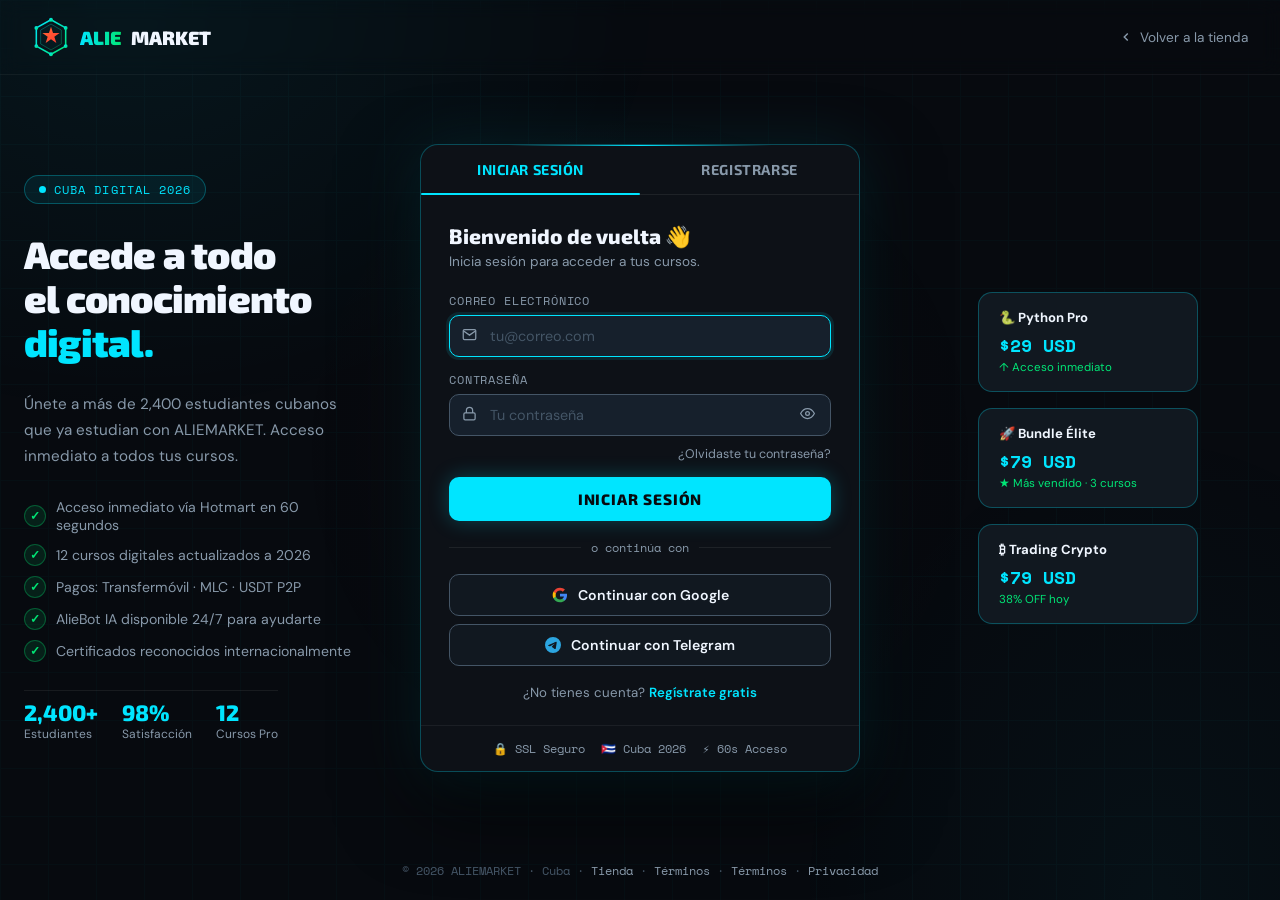
<file: auth.html>
<!DOCTYPE html>
<html lang="es">
<head>
  <meta charset="UTF-8">
  <meta name="viewport" content="width=device-width, initial-scale=1.0">
  <meta name="description" content="ALIEMARKET — Inicia sesión o crea tu cuenta para acceder a todos los cursos digitales.">
  <meta name="theme-color" content="#00E5FF">
  <meta property="og:title" content="Acceder — ALIEMARKET">
  <meta property="og:type" content="website">
  <meta name="robots" content="noindex">
  <link rel="canonical" href="https://aliemarket.github.io/auth.html">

  <link rel="icon" type="image/svg+xml" href="data:image/svg+xml,%3Csvg viewBox='0 0 44 44' fill='none' xmlns='http://www.w3.org/2000/svg'%3E%3Cdefs%3E%3ClinearGradient id='g' x1='0%25' y1='0%25' x2='100%25' y2='100%25'%3E%3Cstop offset='0%25' stop-color='%2300D4FF'/%3E%3Cstop offset='100%25' stop-color='%2310B981'/%3E%3C/linearGradient%3E%3C/defs%3E%3Cpolygon points='22,2 39,11.5 39,32.5 22,42 5,32.5 5,11.5' stroke='url(%23g)' stroke-width='2' fill='none'/%3E%3Cpolygon points='22,10 24.35,17.25 32,17.25 25.85,21.75 28.2,29 22,24.5 15.8,29 18.15,21.75 12,17.25 19.65,17.25' fill='%23E63946'/%3E%3C/svg%3E">


  <title>Acceder · ALIEMARKET</title>
  <link rel="preconnect" href="https://fonts.googleapis.com">
  <link href="https://fonts.googleapis.com/css2?family=Exo+2:wght@300;400;600;700;800;900&family=Space+Mono:wght@400;700&family=DM+Sans:wght@300;400;500;600&display=swap" rel="stylesheet">
  <style>
    /* ── BASE ────────────────────────────────────────────── */
    *, *::before, *::after { box-sizing: border-box; margin: 0; padding: 0; }
    :root {
      --black:      #070A0F;
      --black-mid:  #0D1117;
      --black-card: #111820;
      --black-up:   #16202C;
      --cyan:       #00E5FF;
      --cyan-dim:   #00AABB;
      --cyan-glow:  rgba(0,229,255,0.14);
      --cyan-border:rgba(0,229,255,0.28);
      --teal:       #00BCD4;
      --red-cuba:   #FF3B30;
      --orange:     #FF6B35;
      --green:      #00E676;
      --amber:      #FFB300;
      --white:      #F0F6FF;
      --grey:       #8899AA;
      --grey-dim:   #445566;
      --font-head:  'Exo 2', sans-serif;
      --font-mono:  'Space Mono', monospace;
      --font-body:  'DM Sans', sans-serif;
      --radius:     10px;
      --radius-lg:  18px;
      --trans:      0.25s cubic-bezier(.4,0,.2,1);
    }

    html { font-size: 16px; }
    body {
      background: var(--black);
      color: var(--white);
      font-family: var(--font-body);
      min-height: 100vh;
      display: flex;
      flex-direction: column;
      overflow-x: hidden;
    }

    /* Fondo ambiental */
    body::before {
      content: '';
      position: fixed; inset: 0; pointer-events: none; z-index: 0;
      background:
        radial-gradient(ellipse 900px 700px at 10% 0%,   rgba(0,229,255,0.06) 0%, transparent 60%),
        radial-gradient(ellipse 600px 800px at 90% 100%,  rgba(0,188,212,0.04) 0%, transparent 60%),
        radial-gradient(ellipse 500px 500px at 50% 50%,   rgba(255,59,48,0.03) 0%, transparent 70%);
    }

    /* Cuadrícula de fondo sutil */
    body::after {
      content: '';
      position: fixed; inset: 0; pointer-events: none; z-index: 0;
      opacity: .025;
      background-image:
        linear-gradient(var(--cyan) 1px, transparent 1px),
        linear-gradient(90deg, var(--cyan) 1px, transparent 1px);
      background-size: 48px 48px;
    }

    /* ── TOPBAR ──────────────────────────────────────────── */
    .auth-topbar {
      position: relative; z-index: 10;
      display: flex; align-items: center; justify-content: space-between;
      padding: 18px 32px;
      border-bottom: 1px solid rgba(255,255,255,0.05);
      backdrop-filter: blur(10px);
    }

    .auth-logo {
      display: flex; align-items: center; gap: 10px;
      font-family: var(--font-head); font-weight: 900;
      text-decoration: none; cursor: pointer;
    }
    .auth-logo svg { width: 38px; height: 38px; overflow: visible; }
    .auth-logo .logo-text-alie {
      font-size: 1.2rem;
      background: linear-gradient(90deg, #00E5FF, #00E676);
      -webkit-background-clip: text; -webkit-text-fill-color: transparent; background-clip: text;
    }
    .auth-logo .logo-text-market { font-size: 1.2rem; color: var(--white); }

    .auth-back {
      display: flex; align-items: center; gap: 7px;
      color: var(--grey); font-size: .85rem; text-decoration: none;
      transition: color .2s; font-family: var(--font-body);
    }
    .auth-back:hover { color: var(--cyan); }
    .auth-back svg { flex-shrink: 0; }

    /* ── LAYOUT ──────────────────────────────────────────── */
    .auth-layout {
      flex: 1; display: grid;
      grid-template-columns: 1fr 480px 1fr;
      align-items: center; justify-items: center;
      padding: 40px 24px;
      position: relative; z-index: 1;
      gap: 0;
    }

    /* Panel decorativo izquierdo */
    .auth-deco {
      display: flex; flex-direction: column; justify-content: center;
      align-items: flex-start; gap: 28px;
      padding: 0 40px 0 0; max-width: 380px;
    }
    .auth-deco-tag {
      display: inline-flex; align-items: center; gap: 8px;
      background: rgba(0,229,255,0.07); border: 1px solid var(--cyan-border);
      color: var(--cyan); padding: 5px 14px; border-radius: 100px;
      font-size: .75rem; font-family: var(--font-mono); text-transform: uppercase; letter-spacing: .09em;
    }
    .auth-deco-tag .dot { width: 7px; height: 7px; background: var(--cyan); border-radius: 50%; animation: pdot 1.4s infinite; }
    @keyframes pdot { 0%,100%{opacity:1;transform:scale(1)} 50%{opacity:.4;transform:scale(1.5)} }

    .auth-deco h1 {
      font-family: var(--font-head); font-weight: 900;
      font-size: clamp(1.8rem, 3vw, 2.6rem); line-height: 1.15;
      letter-spacing: -.02em;
    }
    .auth-deco h1 span { color: var(--cyan); }

    .auth-deco p {
      color: var(--grey); font-size: .95rem; line-height: 1.7; max-width: 320px;
    }

    .auth-deco-benefits { display: flex; flex-direction: column; gap: 10px; }
    .auth-deco-benefit {
      display: flex; align-items: center; gap: 10px;
      font-size: .88rem; color: var(--grey);
    }
    .auth-deco-benefit .check {
      width: 22px; height: 22px; border-radius: 50%;
      background: rgba(0,230,118,0.1); border: 1px solid rgba(0,230,118,0.3);
      display: flex; align-items: center; justify-content: center;
      color: var(--green); font-size: .75rem; font-weight: 700; flex-shrink: 0;
    }

    .auth-deco-stat {
      display: flex; gap: 24px; padding-top: 8px;
      border-top: 1px solid rgba(255,255,255,0.07);
    }
    .auth-deco-stat div .val {
      font-family: var(--font-head); font-weight: 800; font-size: 1.4rem; color: var(--cyan);
    }
    .auth-deco-stat div .lbl { font-size: .75rem; color: var(--grey); }

    /* ── CARD AUTH ───────────────────────────────────────── */
    .auth-card {
      background: var(--black-mid);
      border: 1px solid var(--cyan-border);
      border-radius: var(--radius-lg);
      width: 100%; max-width: 440px;
      box-shadow: 0 0 60px rgba(0,229,255,0.10), 0 32px 80px rgba(0,0,0,0.7);
      overflow: hidden;
      position: relative;
    }

    /* Brillo superior */
    .auth-card::before {
      content: '';
      position: absolute; top: 0; left: 50%; transform: translateX(-50%);
      width: 60%; height: 1px;
      background: linear-gradient(90deg, transparent, var(--cyan), transparent);
    }

    /* Tabs login / registro */
    .auth-tabs {
      display: grid; grid-template-columns: 1fr 1fr;
      border-bottom: 1px solid rgba(255,255,255,0.07);
    }
    .auth-tab {
      padding: 16px; text-align: center;
      font-family: var(--font-head); font-weight: 700; font-size: .9rem;
      cursor: pointer; color: var(--grey); background: none; border: none;
      transition: var(--trans); letter-spacing: .04em; text-transform: uppercase;
      position: relative;
    }
    .auth-tab::after {
      content: ''; position: absolute; bottom: -1px; left: 0; right: 0;
      height: 2px; background: var(--cyan); border-radius: 1px;
      transform: scaleX(0); transition: transform .3s;
    }
    .auth-tab.active { color: var(--cyan); }
    .auth-tab.active::after { transform: scaleX(1); }

    /* Formulario */
    .auth-form-wrap { padding: 28px 28px 24px; }

    .auth-panel { display: none; animation: fadeUp .3s ease; }
    .auth-panel.active { display: block; }
    @keyframes fadeUp { from { opacity:0; transform:translateY(12px); } to { opacity:1; transform:none; } }

    .auth-welcome {
      margin-bottom: 22px;
    }
    .auth-welcome h2 {
      font-family: var(--font-head); font-size: 1.3rem; font-weight: 800; margin-bottom: 4px;
    }
    .auth-welcome p { font-size: .85rem; color: var(--grey); }

    /* Input groups */
    .auth-input-group { margin-bottom: 14px; }
    .auth-label {
      display: block; font-size: .75rem; font-family: var(--font-mono);
      text-transform: uppercase; letter-spacing: .07em;
      color: var(--grey); margin-bottom: 6px;
    }
    .auth-input-wrap {
      position: relative; display: flex; align-items: center;
    }
    .auth-input-icon {
      position: absolute; left: 13px; color: var(--grey); pointer-events: none;
    }
    .auth-input {
      width: 100%; padding: 11px 14px 11px 40px;
      background: var(--black-up); border: 1.5px solid var(--grey-dim);
      border-radius: var(--radius); color: var(--white);
      font-family: var(--font-body); font-size: .9rem; transition: var(--trans);
    }
    .auth-input:focus {
      outline: none; border-color: var(--cyan);
      box-shadow: 0 0 0 3px rgba(0,229,255,0.1);
    }
    .auth-input::placeholder { color: var(--grey-dim); }
    .auth-input.error { border-color: var(--red-cuba); }

    /* Eye toggle contraseña */
    .auth-eye {
      position: absolute; right: 12px;
      background: none; border: none; color: var(--grey);
      cursor: pointer; padding: 4px; transition: color .2s;
    }
    .auth-eye:hover { color: var(--cyan); }

    /* Barra de fuerza contraseña */
    .pw-strength {
      margin-top: 6px; height: 3px; border-radius: 2px;
      background: var(--grey-dim); overflow: hidden;
    }
    .pw-strength-bar {
      height: 100%; border-radius: 2px; width: 0%;
      transition: width .4s, background .4s;
    }
    .pw-strength-label { font-size: .72rem; color: var(--grey); margin-top: 4px; }

    /* Split row */
    .auth-row { display: grid; grid-template-columns: 1fr 1fr; gap: 12px; }

    /* Checkbox */
    .auth-check-wrap {
      display: flex; align-items: flex-start; gap: 10px; margin: 12px 0;
    }
    .auth-checkbox {
      width: 16px; height: 16px; flex-shrink: 0; margin-top: 2px;
      accent-color: var(--cyan); cursor: pointer;
    }
    .auth-check-label { font-size: .82rem; color: var(--grey); line-height: 1.5; cursor: pointer; }
    .auth-check-label a { color: var(--cyan); }

    /* Divider */
    .auth-divider {
      display: flex; align-items: center; gap: 10px;
      margin: 18px 0; font-size: .75rem; color: var(--grey); font-family: var(--font-mono);
    }
    .auth-divider::before, .auth-divider::after {
      content: ''; flex: 1; height: 1px; background: rgba(255,255,255,0.07);
    }

    /* Botón principal */
    .auth-btn-primary {
      width: 100%; padding: 13px;
      background: var(--cyan); color: var(--black);
      border: none; border-radius: var(--radius);
      font-family: var(--font-head); font-weight: 800; font-size: .95rem;
      letter-spacing: .06em; text-transform: uppercase;
      cursor: pointer; transition: var(--trans);
      box-shadow: 0 0 20px rgba(0,229,255,0.25);
      display: flex; align-items: center; justify-content: center; gap: 8px;
    }
    .auth-btn-primary:hover { filter: brightness(1.1); transform: translateY(-2px); box-shadow: 0 0 32px rgba(0,229,255,0.4); }
    .auth-btn-primary:active { transform: translateY(0); }
    .auth-btn-primary:disabled { opacity: .5; cursor: not-allowed; transform: none; }

    /* Social buttons */
    .auth-social-btns { display: flex; flex-direction: column; gap: 8px; }
    .auth-social-btn {
      width: 100%; padding: 11px;
      background: var(--black-card); border: 1.5px solid var(--grey-dim);
      border-radius: var(--radius); color: var(--white);
      font-family: var(--font-body); font-size: .88rem; font-weight: 600;
      cursor: pointer; transition: var(--trans);
      display: flex; align-items: center; justify-content: center; gap: 10px;
    }
    .auth-social-btn:hover { border-color: var(--cyan); color: var(--cyan); }

    /* Link cambiar tab */
    .auth-switch {
      text-align: center; margin-top: 18px;
      font-size: .83rem; color: var(--grey);
    }
    .auth-switch a {
      color: var(--cyan); cursor: pointer; text-decoration: none; font-weight: 600;
    }
    .auth-switch a:hover { text-decoration: underline; }

    /* Olvidé contraseña */
    .auth-forgot {
      text-align: right; margin-top: -8px; margin-bottom: 14px;
    }
    .auth-forgot a {
      font-size: .78rem; color: var(--grey); text-decoration: none; transition: color .2s;
    }
    .auth-forgot a:hover { color: var(--cyan); }

    /* Error / success messages */
    .auth-msg {
      padding: 10px 14px; border-radius: var(--radius);
      font-size: .85rem; margin-bottom: 14px;
      display: none; animation: fadeUp .25s ease;
    }
    .auth-msg.error   { background: rgba(255,59,48,0.1);  border: 1px solid rgba(255,59,48,.3);  color: #FF6B6B; display: flex; gap: 8px; }
    .auth-msg.success { background: rgba(0,230,118,0.1);  border: 1px solid rgba(0,230,118,.3);  color: var(--green); display: flex; gap: 8px; }

    /* Footer de la card */
    .auth-card-footer {
      padding: 14px 28px;
      border-top: 1px solid rgba(255,255,255,0.06);
      display: flex; align-items: center; justify-content: center; gap: 16px;
      flex-wrap: wrap;
    }
    .auth-footer-item {
      display: flex; align-items: center; gap: 5px;
      font-size: .74rem; color: var(--grey); font-family: var(--font-mono);
    }

    /* ── PANTALLLA DE ÉXITO ──────────────────────────────── */
    .auth-success-screen {
      display: none; flex-direction: column; align-items: center;
      text-align: center; padding: 40px 28px;
      animation: fadeUp .4s ease;
    }
    .auth-success-screen.active { display: flex; }
    .success-icon {
      width: 72px; height: 72px; border-radius: 50%;
      background: rgba(0,230,118,0.12); border: 2px solid rgba(0,230,118,0.4);
      display: flex; align-items: center; justify-content: center;
      font-size: 2rem; margin-bottom: 20px;
      animation: popIn .5s cubic-bezier(.175,.885,.32,1.275);
    }
    @keyframes popIn { from{transform:scale(0) rotate(-20deg);opacity:0} to{transform:none;opacity:1} }
    .auth-success-screen h2 { font-family: var(--font-head); font-size: 1.4rem; margin-bottom: 8px; }
    .auth-success-screen p  { color: var(--grey); font-size: .9rem; margin-bottom: 24px; }

    /* ── DECO DERECHA (partículas) ───────────────────────── */
    .auth-deco-right {
      display: flex; flex-direction: column; align-items: center; justify-content: center;
      gap: 16px; padding-left: 40px; position: relative;
    }
    .auth-floating-card {
      background: var(--black-card); border: 1px solid var(--cyan-border);
      border-radius: 14px; padding: 16px 20px; width: 220px;
      animation: fc1 5s ease-in-out infinite;
    }
    .auth-floating-card:nth-child(2) { animation: fc2 5s ease-in-out infinite; animation-delay:-2.5s; }
    @keyframes fc1 { 0%,100%{transform:translateY(0px)} 50%{transform:translateY(-12px)} }
    @keyframes fc2 { 0%,100%{transform:translateY(0px)} 50%{transform:translateY(12px)} }
    .fc-title { font-size: .82rem; font-weight: 700; margin-bottom: 6px; display: flex; align-items: center; gap: 8px; }
    .fc-price { font-family: var(--font-mono); color: var(--cyan); font-size: 1.1rem; font-weight: 700; }
    .fc-save { font-size: .72rem; color: var(--green); margin-top: 2px; }

    /* ── SPINNER ─────────────────────────────────────────── */
    .spinner {
      width: 18px; height: 18px; border: 2.5px solid rgba(0,0,0,0.3);
      border-top-color: var(--black); border-radius: 50%;
      animation: spin .7s linear infinite; display: none;
    }
    @keyframes spin { to { transform: rotate(360deg); } }

    /* ── FOOTER PAGE ─────────────────────────────────────── */
    .auth-page-footer {
      position: relative; z-index: 1;
      text-align: center; padding: 20px;
      font-size: .78rem; color: var(--grey-dim); font-family: var(--font-mono);
    }
    .auth-page-footer a { color: var(--grey); transition: color .2s; text-decoration: none; }
    .auth-page-footer a:hover { color: var(--cyan); }

    /* ── RESPONSIVE ──────────────────────────────────────── */
    @media (max-width: 1100px) {
      .auth-layout { grid-template-columns: 1fr 460px; }
      .auth-deco-right { display: none; }
    }
    @media (max-width: 760px) {
      .auth-layout { grid-template-columns: 1fr; padding: 20px 16px; }
      .auth-deco { display: none; }
      .auth-topbar { padding: 14px 20px; }
    }
    @media (max-width: 480px) {
      .auth-form-wrap { padding: 20px 18px 18px; }
      .auth-row { grid-template-columns: 1fr; }
    }
  </style>
</head>
<body>

<!-- ── TOPBAR ── -->
<header class="auth-topbar">
  <a href="index.html" class="auth-logo">
    <svg viewBox="0 0 44 44" fill="none">
      <defs>
        <linearGradient id="ag" x1="0%" y1="0%" x2="100%" y2="100%">
          <stop offset="0%" stop-color="#00E5FF"/><stop offset="100%" stop-color="#00E676"/>
        </linearGradient>
        <linearGradient id="sg" x1="0%" y1="0%" x2="100%" y2="100%">
          <stop offset="0%" stop-color="#FF6B35"/><stop offset="100%" stop-color="#FF3B30"/>
        </linearGradient>
      </defs>
      <polygon points="22,2 39,11.5 39,32.5 22,42 5,32.5 5,11.5" stroke="url(#ag)" stroke-width="1.8" fill="none"/>
      <polygon points="22,7 34,14 34,30 22,37 10,30 10,14" fill="rgba(0,229,255,0.05)" stroke="url(#ag)" stroke-width=".7" opacity=".5"/>
      <polygon points="22,10 24.35,17.25 32,17.25 25.85,21.75 28.2,29 22,24.5 15.8,29 18.15,21.75 12,17.25 19.65,17.25" fill="url(#sg)"/>
      <circle cx="22" cy="2"    r="2.2" fill="url(#ag)"/>
      <circle cx="39" cy="11.5" r="2.2" fill="url(#ag)"/>
      <circle cx="39" cy="32.5" r="2.2" fill="url(#ag)"/>
      <circle cx="22" cy="42"   r="2.2" fill="url(#ag)"/>
      <circle cx="5"  cy="32.5" r="2.2" fill="url(#ag)"/>
      <circle cx="5"  cy="11.5" r="2.2" fill="url(#ag)"/>
    </svg>
    <span class="logo-text-alie">ALIE</span><span class="logo-text-market">MARKET</span>
  </a>

  <a href="index.html" class="auth-back">
    <svg width="14" height="14" viewBox="0 0 24 24" fill="none" stroke="currentColor" stroke-width="2.5"><polyline points="15 18 9 12 15 6"/></svg>
    Volver a la tienda
  </a>
</header>

<!-- ── LAYOUT ── -->
<main class="auth-layout">

  <!-- Deco izquierda -->
  <div class="auth-deco">
    <div class="auth-deco-tag"><span class="dot"></span> Cuba Digital 2026</div>
    <h1>Accede a todo<br>el conocimiento<br><span>digital.</span></h1>
    <p>Únete a más de 2,400 estudiantes cubanos que ya estudian con ALIEMARKET. Acceso inmediato a todos tus cursos.</p>
    <div class="auth-deco-benefits">
      <div class="auth-deco-benefit"><div class="check">✓</div>Acceso inmediato vía Hotmart en 60 segundos</div>
      <div class="auth-deco-benefit"><div class="check">✓</div>12 cursos digitales actualizados a 2026</div>
      <div class="auth-deco-benefit"><div class="check">✓</div>Pagos: Transfermóvil · MLC · USDT P2P</div>
      <div class="auth-deco-benefit"><div class="check">✓</div>AlieBot IA disponible 24/7 para ayudarte</div>
      <div class="auth-deco-benefit"><div class="check">✓</div>Certificados reconocidos internacionalmente</div>
    </div>
    <div class="auth-deco-stat">
      <div><div class="val">2,400+</div><div class="lbl">Estudiantes</div></div>
      <div><div class="val">98%</div><div class="lbl">Satisfacción</div></div>
      <div><div class="val">12</div><div class="lbl">Cursos Pro</div></div>
    </div>
  </div>

  <!-- ★ CARD AUTH ★ -->
  <div class="auth-card">

    <!-- Tabs -->
    <div class="auth-tabs">
      <button class="auth-tab active" id="tab-login" onclick="switchTab('login')">Iniciar sesión</button>
      <button class="auth-tab"        id="tab-reg"   onclick="switchTab('register')">Registrarse</button>
    </div>

    <div class="auth-form-wrap">

      <!-- Mensaje de estado -->
      <div class="auth-msg" id="auth-msg"></div>

      <!-- ── PANEL LOGIN ── -->
      <div class="auth-panel active" id="panel-login">
        <div class="auth-welcome">
          <h2>Bienvenido de vuelta 👋</h2>
          <p>Inicia sesión para acceder a tus cursos.</p>
        </div>

        <div class="auth-input-group">
          <label class="auth-label">Correo electrónico</label>
          <div class="auth-input-wrap">
            <span class="auth-input-icon">
              <svg width="15" height="15" viewBox="0 0 24 24" fill="none" stroke="currentColor" stroke-width="2"><path d="M4 4h16c1.1 0 2 .9 2 2v12c0 1.1-.9 2-2 2H4c-1.1 0-2-.9-2-2V6c0-1.1.9-2 2-2z"/><polyline points="22,6 12,13 2,6"/></svg>
            </span>
            <input class="auth-input" id="login-email" type="email" placeholder="tu@correo.com" autocomplete="email">
          </div>
        </div>

        <div class="auth-input-group">
          <label class="auth-label">Contraseña</label>
          <div class="auth-input-wrap">
            <span class="auth-input-icon">
              <svg width="15" height="15" viewBox="0 0 24 24" fill="none" stroke="currentColor" stroke-width="2"><rect x="3" y="11" width="18" height="11" rx="2" ry="2"/><path d="M7 11V7a5 5 0 0110 0v4"/></svg>
            </span>
            <input class="auth-input" id="login-password" type="password" placeholder="Tu contraseña" autocomplete="current-password">
            <button class="auth-eye" onclick="toggleEye('login-password', this)" type="button">
              <svg width="15" height="15" viewBox="0 0 24 24" fill="none" stroke="currentColor" stroke-width="2"><path d="M1 12s4-8 11-8 11 8 11 8-4 8-11 8-11-8-11-8z"/><circle cx="12" cy="12" r="3"/></svg>
            </button>
          </div>
        </div>

        <div class="auth-forgot"><a href="#" onclick="showForgot()">¿Olvidaste tu contraseña?</a></div>

        <button class="auth-btn-primary" id="login-btn" onclick="doLogin()">
          <span id="login-btn-text">Iniciar sesión</span>
          <div class="spinner" id="login-spinner"></div>
        </button>

        <div class="auth-divider">o continúa con</div>

        <div class="auth-social-btns">
          <button class="auth-social-btn" onclick="socialLogin('google')">
            <svg width="16" height="16" viewBox="0 0 24 24"><path d="M22.56 12.25c0-.78-.07-1.53-.2-2.25H12v4.26h5.92c-.26 1.37-1.04 2.53-2.21 3.31v2.77h3.57c2.08-1.92 3.28-4.74 3.28-8.09z" fill="#4285F4"/><path d="M12 23c2.97 0 5.46-.98 7.28-2.66l-3.57-2.77c-.98.66-2.23 1.06-3.71 1.06-2.86 0-5.29-1.93-6.16-4.53H2.18v2.84C3.99 20.53 7.7 23 12 23z" fill="#34A853"/><path d="M5.84 14.09c-.22-.66-.35-1.36-.35-2.09s.13-1.43.35-2.09V7.07H2.18C1.43 8.55 1 10.22 1 12s.43 3.45 1.18 4.93l2.85-2.22.81-.62z" fill="#FBBC05"/><path d="M12 5.38c1.62 0 3.06.56 4.21 1.64l3.15-3.15C17.45 2.09 14.97 1 12 1 7.7 1 3.99 3.47 2.18 7.07l3.66 2.84c.87-2.6 3.3-4.53 6.16-4.53z" fill="#EA4335"/></svg>
            Continuar con Google
          </button>
          <button class="auth-social-btn" onclick="socialLogin('telegram')">
            <svg width="16" height="16" viewBox="0 0 24 24" fill="#2CA5E0"><path d="M11.944 0A12 12 0 0 0 0 12a12 12 0 0 0 12 12 12 12 0 0 0 12-12A12 12 0 0 0 12 0a12 12 0 0 0-.056 0zm4.962 7.224c.1-.002.321.023.465.14a.506.506 0 0 1 .171.325c.016.093.036.306.02.472-.18 1.898-.962 6.502-1.36 8.627-.168.9-.499 1.201-.82 1.23-.696.065-1.225-.46-1.9-.902-1.056-.693-1.653-1.124-2.678-1.8-1.185-.78-.417-1.21.258-1.91.177-.184 3.247-2.977 3.307-3.23.007-.032.014-.15-.056-.212s-.174-.041-.249-.024c-.106.024-1.793 1.14-5.061 3.345-.48.33-.913.49-1.302.48-.428-.008-1.252-.241-1.865-.44-.752-.245-1.349-.374-1.297-.789.027-.216.325-.437.893-.663 3.498-1.524 5.83-2.529 6.998-3.014 3.332-1.386 4.025-1.627 4.476-1.635z"/></svg>
            Continuar con Telegram
          </button>
        </div>

        <div class="auth-switch">
          ¿No tienes cuenta? <a onclick="switchTab('register')">Regístrate gratis</a>
        </div>
      </div>

      <!-- ── PANEL REGISTRO ── -->
      <div class="auth-panel" id="panel-register">
        <div class="auth-welcome">
          <h2>Crea tu cuenta 🚀</h2>
          <p>Gratis. Acceso instantáneo a cursos digitales.</p>
        </div>

        <div class="auth-row">
          <div class="auth-input-group">
            <label class="auth-label">Nombre</label>
            <div class="auth-input-wrap">
              <span class="auth-input-icon">
                <svg width="14" height="14" viewBox="0 0 24 24" fill="none" stroke="currentColor" stroke-width="2"><path d="M20 21v-2a4 4 0 00-4-4H8a4 4 0 00-4 4v2"/><circle cx="12" cy="7" r="4"/></svg>
              </span>
              <input class="auth-input" id="reg-nombre" type="text" placeholder="Nombre" autocomplete="given-name">
            </div>
          </div>
          <div class="auth-input-group">
            <label class="auth-label">Apellido</label>
            <div class="auth-input-wrap">
              <span class="auth-input-icon">
                <svg width="14" height="14" viewBox="0 0 24 24" fill="none" stroke="currentColor" stroke-width="2"><path d="M20 21v-2a4 4 0 00-4-4H8a4 4 0 00-4 4v2"/><circle cx="12" cy="7" r="4"/></svg>
              </span>
              <input class="auth-input" id="reg-apellido" type="text" placeholder="Apellido" autocomplete="family-name">
            </div>
          </div>
        </div>

        <div class="auth-input-group">
          <label class="auth-label">Correo electrónico</label>
          <div class="auth-input-wrap">
            <span class="auth-input-icon">
              <svg width="15" height="15" viewBox="0 0 24 24" fill="none" stroke="currentColor" stroke-width="2"><path d="M4 4h16c1.1 0 2 .9 2 2v12c0 1.1-.9 2-2 2H4c-1.1 0-2-.9-2-2V6c0-1.1.9-2 2-2z"/><polyline points="22,6 12,13 2,6"/></svg>
            </span>
            <input class="auth-input" id="reg-email" type="email" placeholder="tu@correo.com" autocomplete="email">
          </div>
        </div>

        <div class="auth-input-group">
          <label class="auth-label">Contraseña</label>
          <div class="auth-input-wrap">
            <span class="auth-input-icon">
              <svg width="15" height="15" viewBox="0 0 24 24" fill="none" stroke="currentColor" stroke-width="2"><rect x="3" y="11" width="18" height="11" rx="2" ry="2"/><path d="M7 11V7a5 5 0 0110 0v4"/></svg>
            </span>
            <input class="auth-input" id="reg-password" type="password" placeholder="Mínimo 8 caracteres" oninput="checkPwStrength(this.value)" autocomplete="new-password">
            <button class="auth-eye" onclick="toggleEye('reg-password', this)" type="button">
              <svg width="15" height="15" viewBox="0 0 24 24" fill="none" stroke="currentColor" stroke-width="2"><path d="M1 12s4-8 11-8 11 8 11 8-4 8-11 8-11-8-11-8z"/><circle cx="12" cy="12" r="3"/></svg>
            </button>
          </div>
          <div class="pw-strength"><div class="pw-strength-bar" id="pw-bar"></div></div>
          <div class="pw-strength-label" id="pw-label">Ingresa una contraseña segura</div>
        </div>

        <div class="auth-check-wrap">
          <input type="checkbox" class="auth-checkbox" id="reg-terms">
          <label class="auth-check-label" for="reg-terms">
            Acepto los <a href="terminos.html" target="_blank">Términos de Servicio</a> y la <a href="privacidad.html" target="_blank">Política de Privacidad</a> de ALIEMARKET
          </label>
        </div>

        <button class="auth-btn-primary" id="reg-btn" onclick="doRegister()">
          <span id="reg-btn-text">Crear cuenta gratis</span>
          <div class="spinner" id="reg-spinner"></div>
        </button>

        <div class="auth-divider">o regístrate con</div>

        <div class="auth-social-btns">
          <button class="auth-social-btn" onclick="socialLogin('google')">
            <svg width="16" height="16" viewBox="0 0 24 24"><path d="M22.56 12.25c0-.78-.07-1.53-.2-2.25H12v4.26h5.92c-.26 1.37-1.04 2.53-2.21 3.31v2.77h3.57c2.08-1.92 3.28-4.74 3.28-8.09z" fill="#4285F4"/><path d="M12 23c2.97 0 5.46-.98 7.28-2.66l-3.57-2.77c-.98.66-2.23 1.06-3.71 1.06-2.86 0-5.29-1.93-6.16-4.53H2.18v2.84C3.99 20.53 7.7 23 12 23z" fill="#34A853"/><path d="M5.84 14.09c-.22-.66-.35-1.36-.35-2.09s.13-1.43.35-2.09V7.07H2.18C1.43 8.55 1 10.22 1 12s.43 3.45 1.18 4.93l2.85-2.22.81-.62z" fill="#FBBC05"/><path d="M12 5.38c1.62 0 3.06.56 4.21 1.64l3.15-3.15C17.45 2.09 14.97 1 12 1 7.7 1 3.99 3.47 2.18 7.07l3.66 2.84c.87-2.6 3.3-4.53 6.16-4.53z" fill="#EA4335"/></svg>
            Registrar con Google
          </button>
        </div>

        <div class="auth-switch">
          ¿Ya tienes cuenta? <a onclick="switchTab('login')">Inicia sesión</a>
        </div>
      </div>

      <!-- ── PANTALLA ÉXITO ── -->
      <div class="auth-success-screen" id="success-screen">
        <div class="success-icon">🎉</div>
        <h2 id="success-title">¡Bienvenido!</h2>
        <p id="success-msg">Tu cuenta ha sido creada exitosamente. Redirigiendo a la tienda...</p>
        <button class="auth-btn-primary" onclick="window.location.href='index.html'" style="max-width:240px">
          Ir a ALIEMARKET →
        </button>
      </div>

    </div>

    <!-- Pie de la card -->
    <div class="auth-card-footer">
      <div class="auth-footer-item">🔒 SSL Seguro</div>
      <div class="auth-footer-item">🇨🇺 Cuba 2026</div>
      <div class="auth-footer-item">⚡ 60s Acceso</div>
    </div>
  </div>

  <!-- Deco derecha -->
  <div class="auth-deco-right">
    <div class="auth-floating-card">
      <div class="fc-title">🐍 Python Pro</div>
      <div class="fc-price">$29 USD</div>
      <div class="fc-save">↑ Acceso inmediato</div>
    </div>
    <div class="auth-floating-card">
      <div class="fc-title">🚀 Bundle Élite</div>
      <div class="fc-price">$79 USD</div>
      <div class="fc-save">★ Más vendido · 3 cursos</div>
    </div>
    <div class="auth-floating-card">
      <div class="fc-title">₿ Trading Crypto</div>
      <div class="fc-price">$79 USD</div>
      <div class="fc-save">38% OFF hoy</div>
    </div>
  </div>

</main>

<!-- Footer -->
<footer class="auth-page-footer">
  © 2026 ALIEMARKET · Cuba ·
  <a href="index.html">Tienda</a> ·
  <a href="#">Términos</a> ·
  <a href="terminos.html">Términos</a> · <a href="privacidad.html">Privacidad</a>
</footer>

<script>
// ── TABS ─────────────────────────────────────────────────
function switchTab(tab) {
  document.querySelectorAll('.auth-tab').forEach(t => t.classList.remove('active'));
  document.querySelectorAll('.auth-panel').forEach(p => p.classList.remove('active'));
  document.getElementById(`tab-${tab === 'login' ? 'login' : 'reg'}`).classList.add('active');
  document.getElementById(`panel-${tab}`).classList.add('active');
  clearMsg();
}

// ── MENSAJES ──────────────────────────────────────────────
function showMsg(text, type = 'error') {
  const el = document.getElementById('auth-msg');
  el.className = `auth-msg ${type}`;
  el.innerHTML = (type === 'error' ? '⚠ ' : '✓ ') + text;
}
function clearMsg() {
  const el = document.getElementById('auth-msg');
  el.className = 'auth-msg';
  el.textContent = '';
}

// ── OJO CONTRASEÑA ────────────────────────────────────────
function toggleEye(inputId, btn) {
  const input = document.getElementById(inputId);
  const isText = input.type === 'text';
  input.type = isText ? 'password' : 'text';
  btn.style.color = isText ? '' : 'var(--cyan)';
}

// ── FUERZA CONTRASEÑA ────────────────────────────────────
function checkPwStrength(val) {
  const bar   = document.getElementById('pw-bar');
  const label = document.getElementById('pw-label');
  let score = 0;
  if (val.length >= 8)           score++;
  if (/[A-Z]/.test(val))         score++;
  if (/[0-9]/.test(val))         score++;
  if (/[^A-Za-z0-9]/.test(val))  score++;

  const map = {
    0: ['0%',   '#445566', 'Muy corta'],
    1: ['25%',  'var(--red-cuba)', 'Débil'],
    2: ['55%',  'var(--amber)', 'Regular'],
    3: ['80%',  'var(--cyan)', 'Buena'],
    4: ['100%', 'var(--green)', '✓ Muy segura'],
  };
  const [w, c, t] = map[score];
  bar.style.width = w;
  bar.style.background = c;
  label.textContent = t;
  label.style.color = c;
}

// ── LOGIN ────────────────────────────────────────────────
async function doLogin() {
  clearMsg();
  const email = document.getElementById('login-email').value.trim();
  const pass  = document.getElementById('login-password').value;

  if (!email || !pass) { showMsg('Por favor completa todos los campos.'); return; }
  if (!isValidEmail(email)) { showMsg('Correo electrónico inválido.'); return; }

  setLoading('login', true);

  // Simular llamada al servidor (reemplazar con fetch real)
  await delay(1200);

  // Buscar usuario en localStorage (demo)
  const users = JSON.parse(localStorage.getItem('alie_users') || '[]');
  const user  = users.find(u => u.email === email && u.password === simHash(pass));

  setLoading('login', false);

  if (!user) {
    showMsg('Correo o contraseña incorrectos.');
    document.getElementById('login-email').classList.add('error');
    document.getElementById('login-password').classList.add('error');
    return;
  }

  // Guardar sesión
  sessionStorage.setItem('alie_user', JSON.stringify({ nombre: user.nombre, email: user.email }));
  showSuccess(`¡Hola, ${user.nombre}!`, 'Sesión iniciada. Redirigiendo a la tienda...');
}

// ── REGISTRO ─────────────────────────────────────────────
async function doRegister() {
  clearMsg();
  const nombre   = document.getElementById('reg-nombre').value.trim();
  const apellido = document.getElementById('reg-apellido').value.trim();
  const email    = document.getElementById('reg-email').value.trim();
  const pass     = document.getElementById('reg-password').value;
  const terms    = document.getElementById('reg-terms').checked;

  if (!nombre || !apellido || !email || !pass) {
    showMsg('Por favor completa todos los campos.'); return;
  }
  if (!isValidEmail(email)) {
    showMsg('Correo electrónico inválido.'); return;
  }
  if (pass.length < 8) {
    showMsg('La contraseña debe tener al menos 8 caracteres.'); return;
  }
  if (!terms) {
    showMsg('Debes aceptar los Términos de Servicio.'); return;
  }

  setLoading('reg', true);
  await delay(1400);

  // Verificar si ya existe
  const users = JSON.parse(localStorage.getItem('alie_users') || '[]');
  if (users.some(u => u.email === email)) {
    setLoading('reg', false);
    showMsg('Este correo ya está registrado. ¿Quieres <a onclick="switchTab(\'login\')" style="color:var(--cyan);cursor:pointer">iniciar sesión</a>?');
    return;
  }

  // Guardar usuario
  users.push({ nombre, apellido, email, password: simHash(pass), createdAt: new Date().toISOString() });
  localStorage.setItem('alie_users', JSON.stringify(users));
  sessionStorage.setItem('alie_user', JSON.stringify({ nombre, email }));

  setLoading('reg', false);
  showSuccess(`¡Bienvenido, ${nombre}! 🎉`, 'Tu cuenta ha sido creada. Redirigiendo a la tienda...');
}

// ── SOCIAL LOGIN (placeholder) ────────────────────────────
function socialLogin(provider) {
  showMsg(`Integración con ${provider === 'google' ? 'Google' : 'Telegram'} próximamente. Por favor usa el formulario.`, 'error');
}

// ── CONTRASEÑA OLVIDADA ───────────────────────────────────
function showForgot() {
  const email = document.getElementById('login-email').value.trim();
  if (!email) {
    showMsg('Escribe tu correo en el campo de arriba para recuperar tu contraseña.');
    document.getElementById('login-email').focus();
    return;
  }
  showMsg(`📧 Si "${email}" está registrado, recibirás instrucciones. (Demo — configura tu servidor SMTP)`, 'success');
}

// ── PANTALLA ÉXITO ────────────────────────────────────────
function showSuccess(title, msg) {
  document.querySelectorAll('.auth-panel').forEach(p => p.classList.remove('active'));
  document.querySelectorAll('.auth-tabs').forEach(t => t.style.display = 'none');

  const screen = document.getElementById('success-screen');
  document.getElementById('success-title').textContent = title;
  document.getElementById('success-msg').textContent   = msg;
  screen.classList.add('active');

  // Redirigir tras 2.5s
  setTimeout(() => { window.location.href = 'index.html'; }, 2500);
}

// ── HELPERS ───────────────────────────────────────────────
function setLoading(form, state) {
  const btn     = document.getElementById(`${form}-btn`);
  const text    = document.getElementById(`${form}-btn-text`);
  const spinner = document.getElementById(`${form}-spinner`);
  btn.disabled        = state;
  text.style.display  = state ? 'none' : '';
  spinner.style.display = state ? 'block' : 'none';
}

function isValidEmail(e) { return /^[^\s@]+@[^\s@]+\.[^\s@]+$/.test(e); }

function delay(ms) { return new Promise(r => setTimeout(r, ms)); }

// Hash simple demo (en producción usar bcrypt en servidor)
function simHash(str) {
  let h = 0;
  for (let i = 0; i < str.length; i++) { h = Math.imul(31, h) + str.charCodeAt(i) | 0; }
  return h.toString(36);
}

// ── PRE-SEED ADMIN USER (se ejecuta una sola vez) ─────────
(function seedAdmin() {
  const ADMIN_EMAIL = 'aalie0758@gmail.com';
  const users = JSON.parse(localStorage.getItem('alie_users') || '[]');
  const exists = users.some(u => u.email === ADMIN_EMAIL);
  if (!exists) {
    users.unshift({
      nombre: 'Admin',
      apellido: 'ALIEMARKET',
      email: ADMIN_EMAIL,
      password: 's5ptkf',   // hash de Alie@2026#Adm!n
      role: 'admin',
      createdAt: '2026-03-12T00:00:00.000Z'
    });
    localStorage.setItem('alie_users', JSON.stringify(users));
  }
})();

// ── VERIFICAR SESIÓN AL CARGAR ────────────────────────────
(function() {
  const user = JSON.parse(sessionStorage.getItem('alie_user') || 'null');
  if (user) {
    document.querySelector('.auth-welcome h2').textContent = `Ya estás dentro, ${user.nombre} 👋`;
    document.querySelector('.auth-welcome p').textContent  = 'Tienes una sesión activa.';
  }
  // Auto-focus en email
  setTimeout(() => document.getElementById('login-email')?.focus(), 300);
})();

// Limpiar errores al tipear
['login-email','login-password','reg-email','reg-nombre','reg-apellido','reg-password'].forEach(id => {
  document.getElementById(id)?.addEventListener('input', function() {
    this.classList.remove('error');
  });
});
</script>
</body>
</html>
</file>
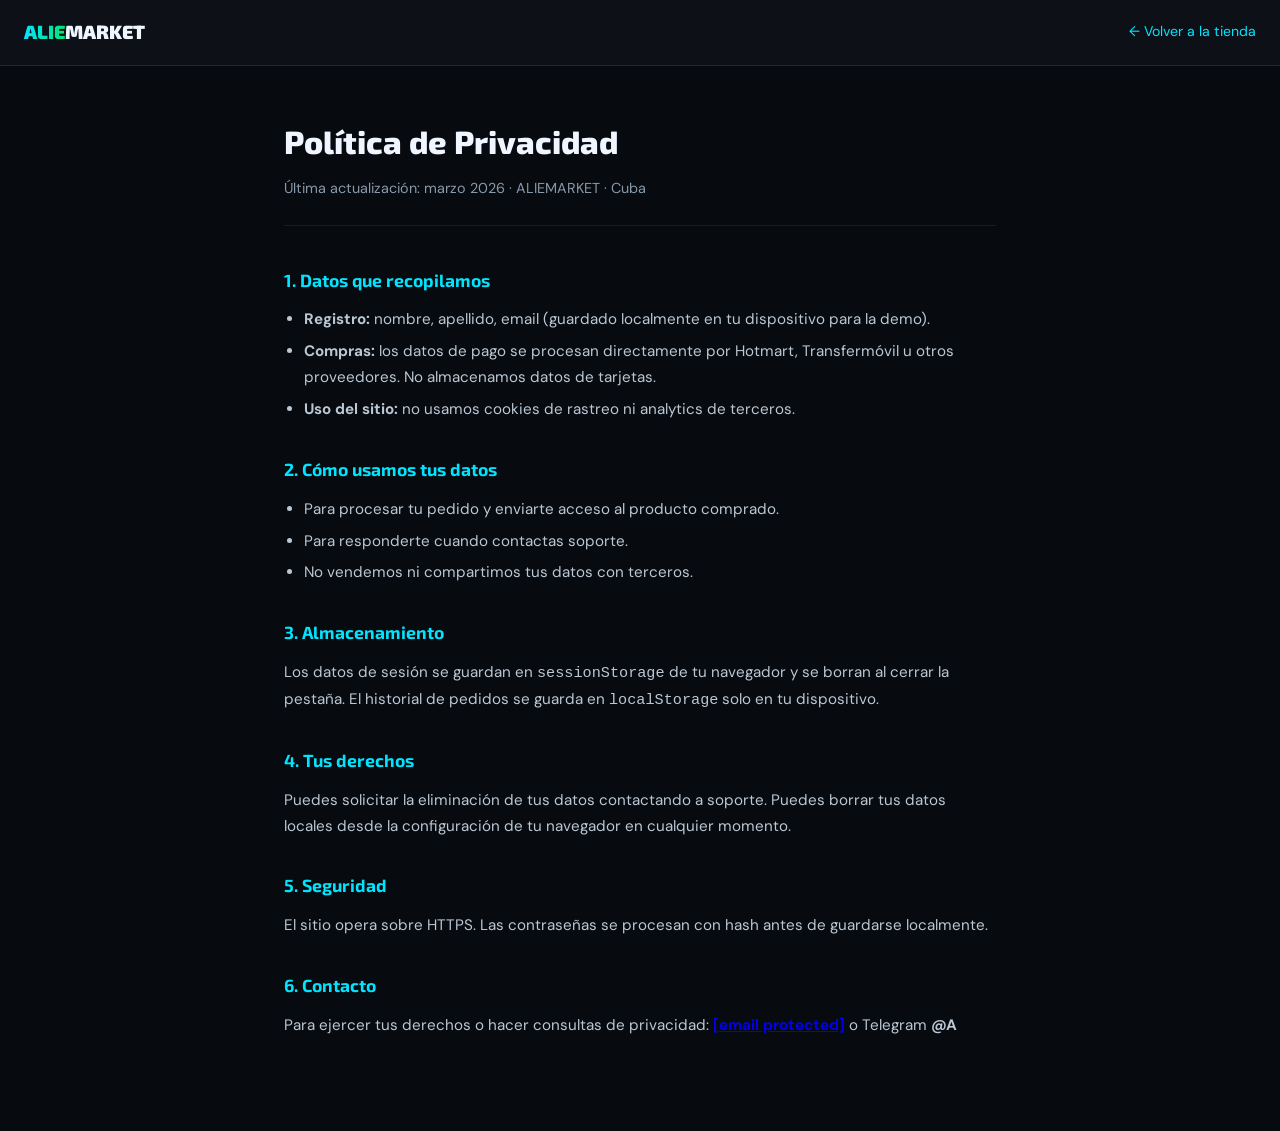
<file: privacidad.html>
<!DOCTYPE html>
<html lang="es">
<head>
  <meta charset="UTF-8">
  <meta name="viewport" content="width=device-width, initial-scale=1.0">
  <meta name="robots" content="noindex">
  <title>Política de Privacidad — ALIEMARKET</title>
  <link rel="preconnect" href="https://fonts.googleapis.com">
  <link href="https://fonts.googleapis.com/css2?family=Exo+2:wght@400;600;700;800&family=DM+Sans:wght@400;500&display=swap" rel="stylesheet">
  <style>
    *{box-sizing:border-box;margin:0;padding:0}
    :root{--black:#070A0F;--black-mid:#0D1117;--cyan:#00E5FF;--green:#00E676;--white:#F0F6FF;--grey:#8899AA;--font-head:'Exo 2',sans-serif;--font-body:'DM Sans',sans-serif}
    body{background:var(--black);color:var(--white);font-family:var(--font-body);line-height:1.7;min-height:100vh}
    header{background:var(--black-mid);border-bottom:1px solid rgba(0,229,255,0.15);padding:16px 24px;display:flex;align-items:center;justify-content:space-between}
    .logo{font-family:var(--font-head);font-weight:900;font-size:1.2rem}
    .logo span{background:linear-gradient(90deg,#00E5FF,#00E676);-webkit-background-clip:text;-webkit-text-fill-color:transparent;background-clip:text}
    a.back{color:var(--cyan);font-size:.88rem;text-decoration:none}
    main{max-width:760px;margin:0 auto;padding:48px 24px 80px}
    h1{font-family:var(--font-head);font-size:2rem;font-weight:800;margin-bottom:8px}
    .subtitle{color:var(--grey);font-size:.9rem;margin-bottom:40px;padding-bottom:24px;border-bottom:1px solid rgba(255,255,255,0.07)}
    h2{font-family:var(--font-head);font-weight:700;font-size:1.1rem;color:var(--cyan);margin:32px 0 12px}
    p{color:#BBC8D4;margin-bottom:14px;font-size:.95rem}
    ul{padding-left:20px;margin-bottom:14px}
    li{color:#BBC8D4;font-size:.95rem;margin-bottom:6px}
    footer{text-align:center;padding:24px;border-top:1px solid rgba(255,255,255,0.07);color:var(--grey);font-size:.82rem}
  </style>
</head>
<body>
<header>
  <div class="logo"><span>ALIE</span>MARKET</div>
  <a class="back" href="index.html">← Volver a la tienda</a>
</header>
<main>
  <h1>Política de Privacidad</h1>
  <p class="subtitle">Última actualización: marzo 2026 · ALIEMARKET · Cuba</p>

  <h2>1. Datos que recopilamos</h2>
  <ul>
    <li><strong>Registro:</strong> nombre, apellido, email (guardado localmente en tu dispositivo para la demo).</li>
    <li><strong>Compras:</strong> los datos de pago se procesan directamente por Hotmart, Transfermóvil u otros proveedores. No almacenamos datos de tarjetas.</li>
    <li><strong>Uso del sitio:</strong> no usamos cookies de rastreo ni analytics de terceros.</li>
  </ul>

  <h2>2. Cómo usamos tus datos</h2>
  <ul>
    <li>Para procesar tu pedido y enviarte acceso al producto comprado.</li>
    <li>Para responderte cuando contactas soporte.</li>
    <li>No vendemos ni compartimos tus datos con terceros.</li>
  </ul>

  <h2>3. Almacenamiento</h2>
  <p>Los datos de sesión se guardan en <code>sessionStorage</code> de tu navegador y se borran al cerrar la pestaña. El historial de pedidos se guarda en <code>localStorage</code> solo en tu dispositivo.</p>

  <h2>4. Tus derechos</h2>
  <p>Puedes solicitar la eliminación de tus datos contactando a soporte. Puedes borrar tus datos locales desde la configuración de tu navegador en cualquier momento.</p>

  <h2>5. Seguridad</h2>
  <p>El sitio opera sobre HTTPS. Las contraseñas se procesan con hash antes de guardarse localmente.</p>

  <h2>6. Contacto</h2>
  <p>Para ejercer tus derechos o hacer consultas de privacidad: <strong><a href="/cdn-cgi/l/email-protection" class="__cf_email__" data-cfemail="780b1708170a0c1d381914111d15190a131d0c561b0d">[email&#160;protected]</a></strong> o Telegram <strong>@A
</file>
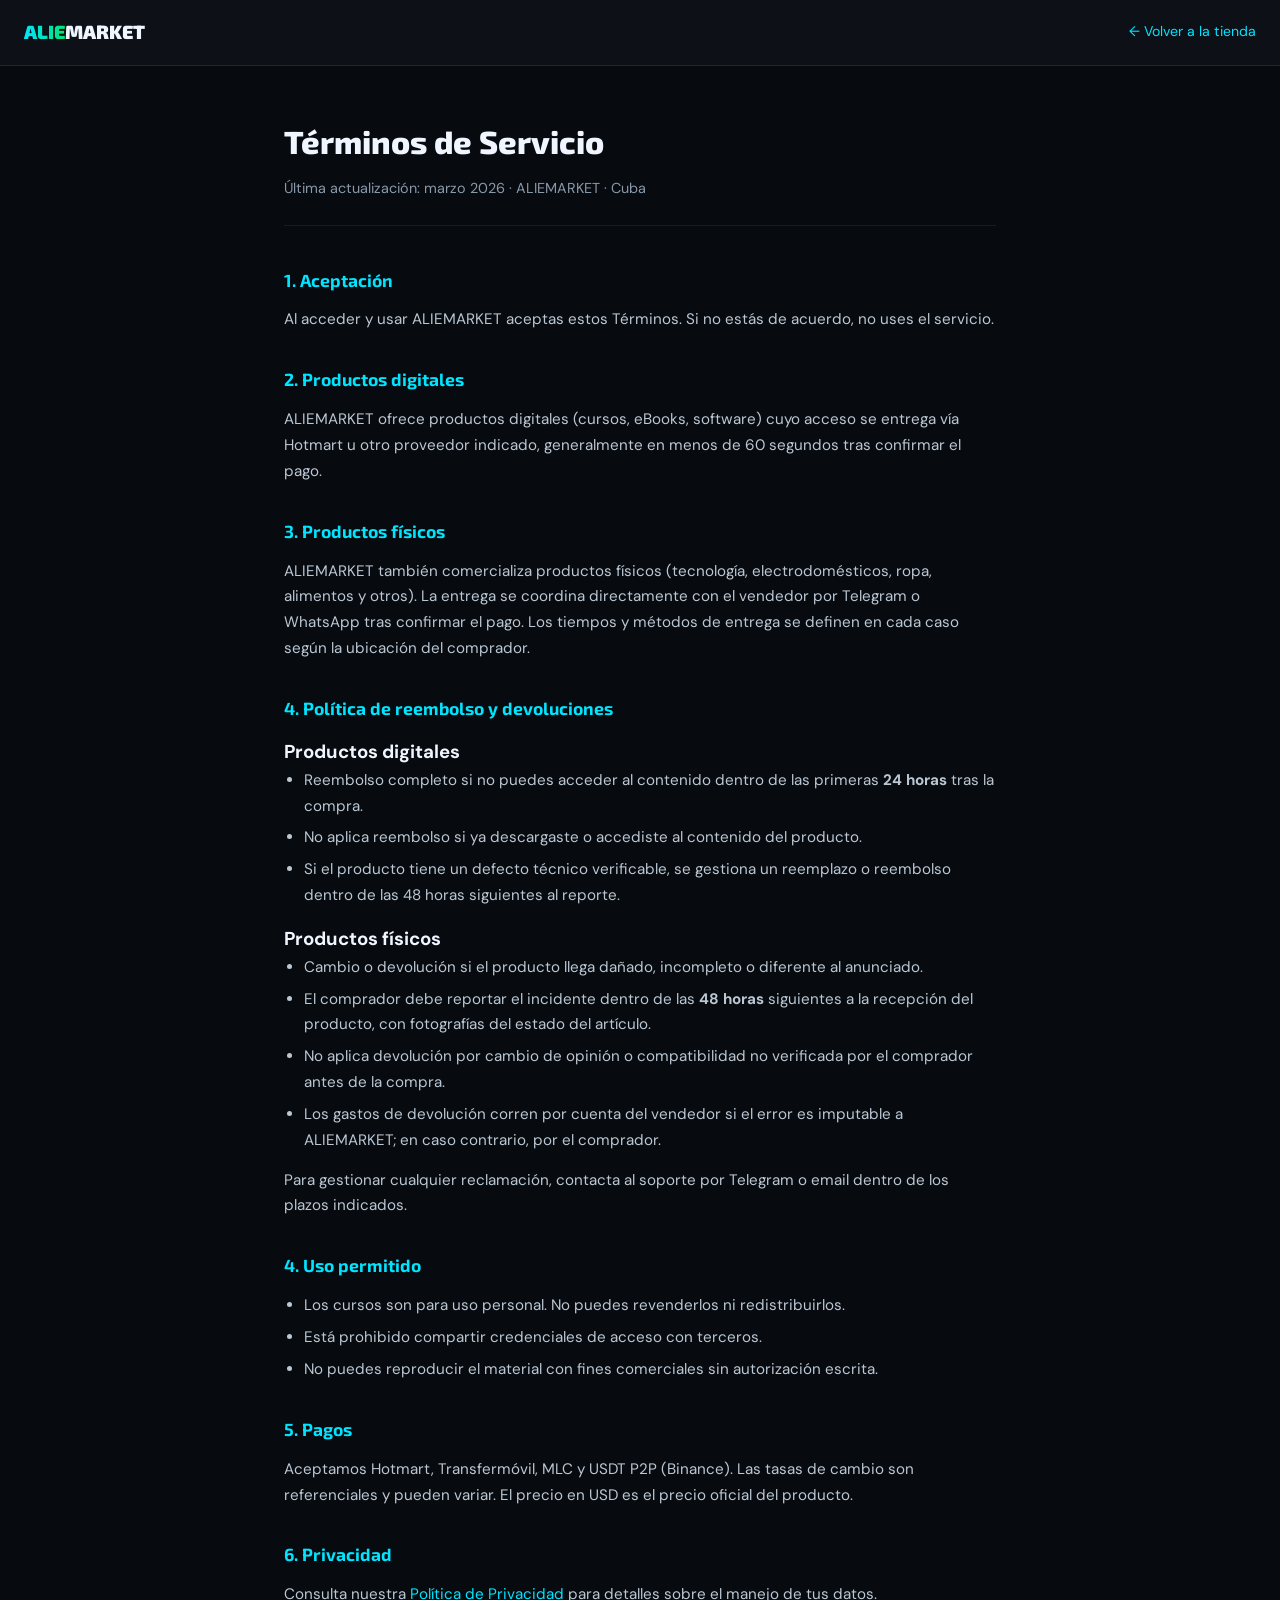
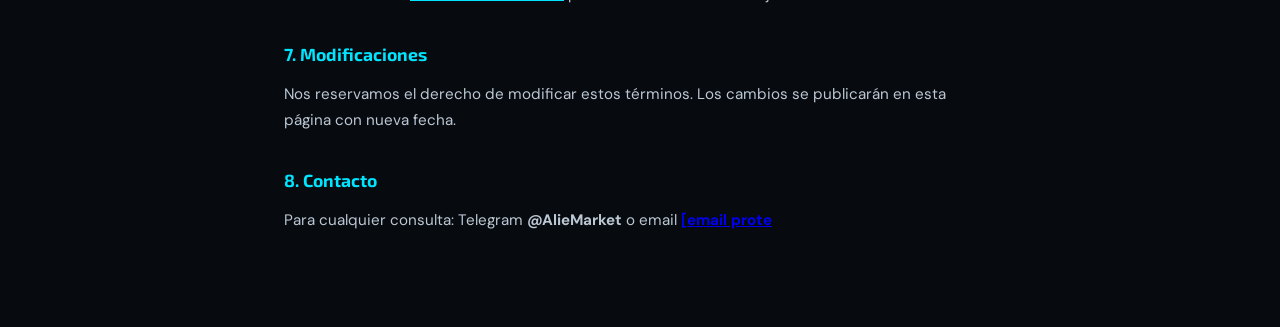
<file: terminos.html>
<!DOCTYPE html>
<html lang="es">
<head>
  <meta charset="UTF-8">
  <meta name="viewport" content="width=device-width, initial-scale=1.0">
  <meta name="robots" content="noindex">
  <title>Términos de Servicio — ALIEMARKET</title>
  <link rel="preconnect" href="https://fonts.googleapis.com">
  <link href="https://fonts.googleapis.com/css2?family=Exo+2:wght@400;600;700;800&family=DM+Sans:wght@400;500&display=swap" rel="stylesheet">
  <style>
    *{box-sizing:border-box;margin:0;padding:0}
    :root{--black:#070A0F;--black-mid:#0D1117;--cyan:#00E5FF;--green:#00E676;--white:#F0F6FF;--grey:#8899AA;--font-head:'Exo 2',sans-serif;--font-body:'DM Sans',sans-serif}
    body{background:var(--black);color:var(--white);font-family:var(--font-body);line-height:1.7;min-height:100vh}
    header{background:var(--black-mid);border-bottom:1px solid rgba(0,229,255,0.15);padding:16px 24px;display:flex;align-items:center;justify-content:space-between}
    .logo{font-family:var(--font-head);font-weight:900;font-size:1.2rem}
    .logo span{background:linear-gradient(90deg,#00E5FF,#00E676);-webkit-background-clip:text;-webkit-text-fill-color:transparent;background-clip:text}
    a.back{color:var(--cyan);font-size:.88rem;text-decoration:none;display:flex;align-items:center;gap:6px}
    main{max-width:760px;margin:0 auto;padding:48px 24px 80px}
    h1{font-family:var(--font-head);font-size:2rem;font-weight:800;margin-bottom:8px}
    .subtitle{color:var(--grey);font-size:.9rem;margin-bottom:40px;padding-bottom:24px;border-bottom:1px solid rgba(255,255,255,0.07)}
    h2{font-family:var(--font-head);font-weight:700;font-size:1.1rem;color:var(--cyan);margin:32px 0 12px}
    p{color:#BBC8D4;margin-bottom:14px;font-size:.95rem}
    ul{padding-left:20px;margin-bottom:14px}
    li{color:#BBC8D4;font-size:.95rem;margin-bottom:6px}
    footer{text-align:center;padding:24px;border-top:1px solid rgba(255,255,255,0.07);color:var(--grey);font-size:.82rem}
  </style>
</head>
<body>
<header>
  <div class="logo"><span>ALIE</span>MARKET</div>
  <a class="back" href="index.html">← Volver a la tienda</a>
</header>
<main>
  <h1>Términos de Servicio</h1>
  <p class="subtitle">Última actualización: marzo 2026 · ALIEMARKET · Cuba</p>

  <h2>1. Aceptación</h2>
  <p>Al acceder y usar ALIEMARKET aceptas estos Términos. Si no estás de acuerdo, no uses el servicio.</p>

  <h2>2. Productos digitales</h2>
  <p>ALIEMARKET ofrece productos digitales (cursos, eBooks, software) cuyo acceso se entrega vía Hotmart u otro proveedor indicado, generalmente en menos de 60 segundos tras confirmar el pago.</p>

  <h2>3. Productos físicos</h2>
  <p>ALIEMARKET también comercializa productos físicos (tecnología, electrodomésticos, ropa, alimentos y otros). La entrega se coordina directamente con el vendedor por Telegram o WhatsApp tras confirmar el pago. Los tiempos y métodos de entrega se definen en cada caso según la ubicación del comprador.</p>

  <h2>4. Política de reembolso y devoluciones</h2>

  <h3>Productos digitales</h3>
  <ul>
    <li>Reembolso completo si no puedes acceder al contenido dentro de las primeras <strong>24 horas</strong> tras la compra.</li>
    <li>No aplica reembolso si ya descargaste o accediste al contenido del producto.</li>
    <li>Si el producto tiene un defecto técnico verificable, se gestiona un reemplazo o reembolso dentro de las 48 horas siguientes al reporte.</li>
  </ul>

  <h3>Productos físicos</h3>
  <ul>
    <li>Cambio o devolución si el producto llega dañado, incompleto o diferente al anunciado.</li>
    <li>El comprador debe reportar el incidente dentro de las <strong>48 horas</strong> siguientes a la recepción del producto, con fotografías del estado del artículo.</li>
    <li>No aplica devolución por cambio de opinión o compatibilidad no verificada por el comprador antes de la compra.</li>
    <li>Los gastos de devolución corren por cuenta del vendedor si el error es imputable a ALIEMARKET; en caso contrario, por el comprador.</li>
  </ul>

  <p>Para gestionar cualquier reclamación, contacta al soporte por Telegram o email dentro de los plazos indicados.</p>

  <h2>4. Uso permitido</h2>
  <ul>
    <li>Los cursos son para uso personal. No puedes revenderlos ni redistribuirlos.</li>
    <li>Está prohibido compartir credenciales de acceso con terceros.</li>
    <li>No puedes reproducir el material con fines comerciales sin autorización escrita.</li>
  </ul>

  <h2>5. Pagos</h2>
  <p>Aceptamos Hotmart, Transfermóvil, MLC y USDT P2P (Binance). Las tasas de cambio son referenciales y pueden variar. El precio en USD es el precio oficial del producto.</p>

  <h2>6. Privacidad</h2>
  <p>Consulta nuestra <a href="privacidad.html" style="color:var(--cyan)">Política de Privacidad</a> para detalles sobre el manejo de tus datos.</p>

  <h2>7. Modificaciones</h2>
  <p>Nos reservamos el derecho de modificar estos términos. Los cambios se publicarán en esta página con nueva fecha.</p>

  <h2>8. Contacto</h2>
  <p>Para cualquier consulta: Telegram <strong>@AlieMarket</strong> o email <strong><a href="/cdn-cgi/l/email-protection" class="__cf_email__" data-cfemail="99eaf6e9f6ebedfcd9f8f5f0fcf4f8ebf2fcedb7faec">[email&#160;prote
</file>
<file: styles.css>
/* ============================================================
   ALIEMARKET DIGITAL — ESTILOS PRINCIPALES
   Cyberpunk Habanero: Negro Profundo + Cian Eléctrico
   ============================================================ */

@import url('https://fonts.googleapis.com/css2?family=Exo+2:wght@300;400;600;700;800;900&family=Space+Mono:wght@400;700&family=DM+Sans:wght@300;400;500;600&display=swap');

/* ── VARIABLES ───────────────────────────────────────────── */
:root {
  --black:      #070A0F;
  --black-mid:  #0D1117;
  --black-card: #111820;
  --black-up:   #16202C;
  --cyan:       #00E5FF;
  --cyan-dim:   #00AABB;
  --cyan-glow:  rgba(0,229,255,0.18);
  --cyan-border:rgba(0,229,255,0.30);
  --teal:       #00BCD4;
  --red-cuba:   #FF3B30;
  --amber:      #FFB300;
  --green:      #00E676;
  --white:      #F0F6FF;
  --grey:       #8899AA;
  --grey-dim:   #445566;
  --font-head:  'Exo 2', sans-serif;
  --font-mono:  'Space Mono', monospace;
  --font-body:  'DM Sans', sans-serif;
  --radius:     10px;
  --radius-lg:  18px;
  --shadow-cyan:0 0 24px rgba(0,229,255,0.20);
  --shadow-card:0 4px 32px rgba(0,0,0,0.60);
  --trans:      0.25s cubic-bezier(.4,0,.2,1);
}

/* ── RESET & BASE ────────────────────────────────────────── */
*, *::before, *::after { box-sizing: border-box; margin: 0; padding: 0; }

html { scroll-behavior: smooth; font-size: 16px; }

body {
  background: var(--black);
  color: var(--white);
  font-family: var(--font-body);
  min-height: 100vh;
  overflow-x: hidden;
  line-height: 1.6;
}

body::before {
  content: '';
  position: fixed; inset: 0;
  background:
    radial-gradient(ellipse 800px 600px at 0% 0%, rgba(0,229,255,0.04) 0%, transparent 60%),
    radial-gradient(ellipse 600px 800px at 100% 100%, rgba(0,188,212,0.03) 0%, transparent 60%);
  pointer-events: none; z-index: 0;
}

/* ── SCROLLBAR ───────────────────────────────────────────── */
::-webkit-scrollbar { width: 6px; }
::-webkit-scrollbar-track { background: var(--black-mid); }
::-webkit-scrollbar-thumb { background: var(--cyan-dim); border-radius: 3px; }

/* ── TYPOGRAPHY ──────────────────────────────────────────── */
h1,h2,h3,h4,h5 { font-family: var(--font-head); font-weight: 700; }
a { color: var(--cyan); text-decoration: none; }
a:hover { color: var(--white); }

/* ── UTILITIES ───────────────────────────────────────────── */
.hidden { display: none !important; }
.sr-only { position: absolute; width: 1px; height: 1px; overflow: hidden; clip: rect(0,0,0,0); }
.text-cyan  { color: var(--cyan); }
.text-amber { color: var(--amber); }
.text-green { color: var(--green); }
.text-red   { color: var(--red-cuba); }
.text-grey  { color: var(--grey); }
.mono { font-family: var(--font-mono); }

/* ── BUTTONS ─────────────────────────────────────────────── */
.btn {
  display: inline-flex; align-items: center; gap: 6px;
  padding: 10px 20px; border-radius: var(--radius);
  font-family: var(--font-head); font-weight: 700; font-size: .875rem;
  letter-spacing: .04em; border: none; cursor: pointer;
  transition: var(--trans); white-space: nowrap;
  text-transform: uppercase;
}
.btn-primary {
  background: var(--cyan); color: var(--black);
  box-shadow: 0 0 16px rgba(0,229,255,0.35);
}
.btn-primary:hover {
  background: #fff; transform: translateY(-2px);
  box-shadow: 0 0 28px rgba(0,229,255,0.55);
}
.btn-secondary {
  background: transparent; color: var(--cyan);
  border: 1.5px solid var(--cyan-border);
}
.btn-secondary:hover {
  background: var(--cyan-glow); transform: translateY(-2px);
}
.btn-ghost {
  background: var(--black-up); color: var(--white);
  border: 1px solid var(--grey-dim);
}
.btn-ghost:hover { border-color: var(--cyan); color: var(--cyan); }
.btn-danger { background: var(--red-cuba); color: #fff; }
.btn-danger:hover { filter: brightness(1.15); }
.btn-sm { padding: 7px 14px; font-size: .8rem; }
.btn-lg { padding: 14px 28px; font-size: 1rem; }
.btn-full { width: 100%; justify-content: center; }
.btn-icon { padding: 9px; aspect-ratio: 1; }

/* ── NAVBAR ──────────────────────────────────────────────── */
/* #navbar → ver sección NAVBAR MINIMALISTA v2 al final */
/* Nav styles → ver sección NAVBAR MINIMALISTA v2 al final */

/* .nav-search → ver sección NAVBAR MINIMALISTA v2 al final */

/* .nav-actions → ver sección NAVBAR MINIMALISTA v2 al final */

/* ── HERO ─────────────────────────────────────────────────── */
#hero {
  display: grid; grid-template-columns: 1fr 1fr;
  align-items: center; gap: 60px;
  max-width: 1380px; margin: 0 auto;
  padding: 70px 32px 60px;
}
.hero-content { max-width: 560px; }
.hero-badge {
  display: inline-flex; align-items: center; gap: 8px;
  background: rgba(0,229,255,0.07); border: 1px solid var(--cyan-border);
  color: var(--cyan); padding: 6px 14px; border-radius: 100px;
  font-size: .78rem; font-family: var(--font-mono);
  text-transform: uppercase; letter-spacing: .09em; margin-bottom: 22px;
}
.hero-badge .dot {
  width: 7px; height: 7px; background: var(--cyan);
  border-radius: 50%; animation: pulse-dot 1.6s infinite;
}
.hero-title {
  font-family: var(--font-head); font-weight: 900;
  font-size: clamp(2.6rem, 5vw, 4.2rem); line-height: 1.1;
  letter-spacing: -.03em; margin-bottom: 18px;
}
.hero-title .line2 {
  display: block;
  background: linear-gradient(90deg, #00E5FF 0%, #00E676 100%);
  -webkit-background-clip: text; -webkit-text-fill-color: transparent;
  background-clip: text;
}
.hero-sub {
  color: var(--grey); font-size: 1.05rem; line-height: 1.7;
  margin-bottom: 28px; max-width: 480px;
}
.hero-stats {
  display: flex; gap: 24px; flex-wrap: wrap;
  padding-top: 28px; border-top: 1px solid rgba(255,255,255,0.07);
}
.hero-stat .val {
  display: block; font-family: var(--font-head); font-weight: 800;
  font-size: 1.6rem; color: var(--cyan); line-height: 1;
}
.hero-stat .lbl {
  font-size: .75rem; color: var(--grey); text-transform: uppercase;
  letter-spacing: .07em; font-family: var(--font-mono);
}

.hero-visual {
  display: flex; flex-direction: column; gap: 16px;
  position: relative;
}
.hero-card {
  background: var(--black-card);
  border: 1px solid var(--cyan-border);
  border-radius: var(--radius-lg); padding: 18px 20px;
  animation: floatCard 5s ease-in-out infinite;
  position: relative; overflow: hidden;
}
.hero-card:nth-child(2) { animation-delay: -2.5s; margin-left: 32px; }
.hero-card:nth-child(3) { animation-delay: -1.2s; margin-left: 16px; }
.hero-card::before {
  content: ''; position: absolute; top: 0; left: 50%; transform: translateX(-50%);
  width: 60%; height: 1px;
  background: linear-gradient(90deg, transparent, var(--cyan), transparent);
}
.hero-card-top {
  display: flex; align-items: center; gap: 12px; margin-bottom: 10px;
}
.hero-card-icon {
  width: 42px; height: 42px; border-radius: 10px;
  background: rgba(0,229,255,0.08); display: flex; align-items: center;
  justify-content: center; font-size: 1.4rem; flex-shrink: 0;
}
.hero-card-info .title { font-weight: 700; font-size: .92rem; margin-bottom: 2px; }
.hero-card-info .cat { font-size: .72rem; color: var(--grey); text-transform: uppercase; letter-spacing: .06em; }
.hero-card-price {
  font-family: var(--font-mono); font-size: 1.1rem; font-weight: 700; color: var(--cyan);
}
.hero-card-price .old { text-decoration: line-through; color: var(--grey); font-size: .85rem; margin-right: 6px; }

/* ── PRODUCTS SECTION ────────────────────────────────────── */
#products-section {
  max-width: 1380px; margin: 0 auto;
  padding: 20px 32px 60px;
}
.section-header {
  display: flex; align-items: center; justify-content: space-between;
  margin-bottom: 24px; gap: 12px;
}
.section-title {
  font-family: var(--font-head); font-size: 1.5rem; font-weight: 800;
  letter-spacing: -.02em;
}
.section-count {
  background: rgba(0,229,255,0.08); border: 1px solid var(--cyan-border);
  color: var(--cyan); font-size: .75rem; font-family: var(--font-mono);
  padding: 4px 12px; border-radius: 100px; letter-spacing: .05em;
}

#products-grid {
  display: grid;
  grid-template-columns: repeat(auto-fill, minmax(280px, 1fr));
  gap: 20px;
}

/* ── PRODUCT CARD ────────────────────────────────────────── */
.product-card {
  background: var(--black-card);
  border: 1px solid rgba(255,255,255,0.07);
  border-radius: var(--radius-lg); overflow: hidden;
  cursor: pointer; transition: var(--trans);
  display: flex; flex-direction: column;
  animation: fadeInCard .4s ease both;
  position: relative;
}
.product-card:hover {
  border-color: var(--cyan-border);
  transform: translateY(-4px);
  box-shadow: 0 12px 40px rgba(0,0,0,0.5), 0 0 0 1px var(--cyan-border);
}

.card-thumb {
  position: relative; height: 160px; overflow: hidden;
  background: var(--black-up);
  display: flex; align-items: center; justify-content: center;
}
.card-thumb-bg {
  position: absolute; inset: 0;
  background: radial-gradient(ellipse at 50% 0%, rgba(0,229,255,0.12) 0%, transparent 70%);
}
.card-thumb-pattern {
  position: absolute; inset: 0; opacity: .04;
  background-image: linear-gradient(rgba(0,229,255,1) 1px, transparent 1px),
                    linear-gradient(90deg, rgba(0,229,255,1) 1px, transparent 1px);
  background-size: 24px 24px;
}
.card-thumb-icon {
  font-size: 3.5rem; position: relative; z-index: 1;
  filter: drop-shadow(0 0 20px rgba(0,229,255,0.3));
  transition: transform .35s;
}
.product-card:hover .card-thumb-icon { transform: scale(1.12) rotate(-3deg); }

.card-badge-wrap {
  position: absolute; top: 10px; left: 10px;
  display: flex; gap: 5px; flex-wrap: wrap; z-index: 2;
}
.badge {
  padding: 3px 9px; border-radius: 100px;
  font-size: .68rem; font-weight: 700; font-family: var(--font-mono);
  text-transform: uppercase; letter-spacing: .06em;
}
.badge-hot { background: var(--red-cuba); color: #fff; }
.badge-new { background: var(--green); color: var(--black); }
.badge-digital { background: rgba(0,229,255,0.15); color: var(--cyan); border: 1px solid var(--cyan-border); }
.badge-sale { background: var(--amber); color: var(--black); }

.card-wishlist {
  position: absolute; top: 10px; right: 10px; z-index: 2;
  width: 32px; height: 32px; border-radius: 50%;
  background: rgba(0,0,0,0.5); backdrop-filter: blur(4px);
  border: 1px solid rgba(255,255,255,0.15);
  color: var(--grey); font-size: 1rem;
  display: flex; align-items: center; justify-content: center;
  cursor: pointer; transition: var(--trans);
}
.card-wishlist:hover, .card-wishlist.active {
  color: var(--red-cuba); border-color: var(--red-cuba);
  background: rgba(255,59,48,0.15);
}

.card-body { padding: 16px; flex: 1; display: flex; flex-direction: column; }
.card-cat {
  font-size: .7rem; font-family: var(--font-mono); color: var(--cyan-dim);
  text-transform: uppercase; letter-spacing: .08em; margin-bottom: 6px;
}
.card-title {
  font-family: var(--font-head); font-weight: 700; font-size: 1rem;
  margin-bottom: 6px; line-height: 1.3;
  display: -webkit-box; -webkit-line-clamp: 2; -webkit-box-orient: vertical; overflow: hidden;
}
.card-desc {
  font-size: .82rem; color: var(--grey); line-height: 1.55;
  margin-bottom: 10px; flex: 1;
  display: -webkit-box; -webkit-line-clamp: 2; -webkit-box-orient: vertical; overflow: hidden;
}
.card-benefits { display: flex; flex-wrap: wrap; gap: 5px; margin-bottom: 12px; }
.card-benefit {
  font-size: .7rem; padding: 3px 8px; border-radius: 5px;
  background: var(--black-up); color: var(--grey); border: 1px solid rgba(255,255,255,0.07);
}


.card-footer {
  display: flex; align-items: center; justify-content: space-between;
  padding-top: 14px; border-top: 1px solid rgba(255,255,255,0.06);
}
.card-price { font-family: var(--font-head); }
.card-price .amount { font-size: 1.3rem; font-weight: 800; color: var(--cyan); }
.card-price .old-price {
  font-size: .8rem; color: var(--grey); text-decoration: line-through;
  margin-right: 5px;
}

.card-actions { display: flex; gap: 7px; }

/* ── CART SIDEBAR ────────────────────────────────────────── */
#cart-overlay {
  position: fixed; inset: 0; z-index: 1000;
  background: rgba(0,0,0,0.6);
  backdrop-filter: blur(6px);
  opacity: 0; pointer-events: none;
  transition: opacity .3s;
}
#cart-overlay.open { opacity: 1; pointer-events: all; }

#cart-sidebar {
  position: fixed; top: 0; right: 0; bottom: 0;
  width: min(440px, 100vw); z-index: 1001;
  background: var(--black-mid);
  border-left: 1px solid var(--cyan-border);
  transform: translateX(100%);
  transition: transform .35s cubic-bezier(.4,0,.2,1);
  display: flex; flex-direction: column;
  box-shadow: -8px 0 48px rgba(0,0,0,0.7);
}
#cart-sidebar.open { transform: none; }

.cart-header {
  padding: 20px 22px; border-bottom: 1px solid rgba(255,255,255,0.07);
  display: flex; align-items: center; justify-content: space-between;
  flex-shrink: 0;
}
.cart-header h2 { font-family: var(--font-head); font-size: 1.1rem; }
.cart-close {
  background: var(--black-up); border: 1px solid var(--grey-dim);
  color: var(--grey); width: 34px; height: 34px; border-radius: 8px;
  display: flex; align-items: center; justify-content: center;
  cursor: pointer; font-size: 1.1rem; transition: var(--trans);
}
.cart-close:hover { color: var(--white); border-color: var(--white); }

.cart-items { flex: 1; overflow-y: auto; padding: 16px 22px; }

.cart-item {
  display: flex; gap: 12px; padding: 14px 0;
  border-bottom: 1px solid rgba(255,255,255,0.06);
  animation: fadeInCard .25s ease;
}
.cart-item-icon {
  width: 52px; height: 52px; flex-shrink: 0;
  background: var(--black-card); border-radius: 10px;
  display: flex; align-items: center; justify-content: center;
  font-size: 1.4rem;
}
.cart-item-info { flex: 1; min-width: 0; }
.cart-item-name { font-weight: 600; font-size: .9rem; margin-bottom: 3px; white-space: nowrap; overflow: hidden; text-overflow: ellipsis; }
.cart-item-cat { font-size: .72rem; color: var(--grey); text-transform: uppercase; letter-spacing: .06em; }
.cart-item-right { display: flex; flex-direction: column; align-items: flex-end; gap: 8px; }
.cart-item-price { font-family: var(--font-mono); font-weight: 700; color: var(--cyan); font-size: .95rem; }
.cart-item-del {
  background: none; border: none; color: var(--grey);
  cursor: pointer; font-size: .85rem; transition: var(--trans);
  padding: 4px;
}
.cart-item-del:hover { color: var(--red-cuba); }

.cart-empty {
  text-align: center; padding: 60px 20px;
  color: var(--grey);
}
.cart-empty-icon { font-size: 3rem; margin-bottom: 12px; }
.cart-empty p { font-size: .9rem; }

.cart-footer {
  padding: 20px 22px;
  border-top: 1px solid rgba(255,255,255,0.07);
  flex-shrink: 0;
}
.cart-totals { margin-bottom: 16px; }
.cart-row {
  display: flex; justify-content: space-between;
  font-size: .9rem; margin-bottom: 8px; color: var(--grey);
}
.cart-row.total {
  font-size: 1.1rem; font-weight: 700; color: var(--white);
  border-top: 1px solid rgba(255,255,255,0.10); padding-top: 10px;
  margin-top: 4px;
}
.cart-row.total .val { color: var(--cyan); font-family: var(--font-mono); }

.payment-methods {
  display: grid; grid-template-columns: 1fr 1fr; gap: 8px; margin-top: 16px;
}
.pay-method {
  padding: 8px 10px; border-radius: var(--radius);
  background: var(--black-card); border: 1.5px solid var(--grey-dim);
  text-align: center; font-size: .75rem; font-weight: 600;
  cursor: pointer; transition: var(--trans);
  font-family: var(--font-head); color: var(--grey);
}
.pay-method:hover, .pay-method.selected {
  border-color: var(--cyan); color: var(--cyan); background: var(--cyan-glow);
}
.pay-method .pay-icon { display: block; font-size: 1.1rem; margin-bottom: 2px; }

/* ── PRODUCT MODAL ───────────────────────────────────────── */
#modal-overlay {
  position: fixed; inset: 0; z-index: 1100;
  background: rgba(0,0,0,0.75);
  backdrop-filter: blur(8px);
  opacity: 0; pointer-events: none; transition: opacity .3s;
  display: flex; align-items: center; justify-content: center;
  padding: 20px;
}
#modal-overlay.open { opacity: 1; pointer-events: all; }

#product-modal {
  background: var(--black-mid);
  border: 1px solid var(--cyan-border);
  border-radius: var(--radius-lg);
  width: 100%; max-width: 760px;
  max-height: 90vh; overflow-y: auto;
  transform: scale(.94) translateY(20px);
  transition: transform .3s;
  box-shadow: var(--shadow-cyan), 0 20px 80px rgba(0,0,0,0.8);
}
#modal-overlay.open #product-modal { transform: none; }

.modal-inner { padding: 32px; }
.modal-header {
  display: flex; align-items: flex-start; gap: 20px; margin-bottom: 24px;
}
.modal-icon {
  width: 80px; height: 80px; flex-shrink: 0;
  background: var(--black-card); border-radius: 16px;
  display: flex; align-items: center; justify-content: center;
  font-size: 2.4rem; border: 1px solid var(--cyan-border);
}
.modal-title { font-size: 1.5rem; margin-bottom: 6px; }
.modal-cat { font-size: .78rem; color: var(--cyan); font-family: var(--font-mono); text-transform: uppercase; letter-spacing: .08em; }
.modal-close {
  margin-left: auto; background: var(--black-up); border: 1px solid var(--grey-dim);
  color: var(--grey); width: 36px; height: 36px; border-radius: 8px;
  display: flex; align-items: center; justify-content: center;
  cursor: pointer; transition: var(--trans); font-size: 1.1rem; flex-shrink: 0;
}
.modal-close:hover { color: var(--white); border-color: var(--white); }

.modal-body { display: grid; grid-template-columns: 1fr 260px; gap: 28px; }
.modal-desc { color: var(--grey); font-size: .92rem; line-height: 1.7; margin-bottom: 20px; }
.modal-benefits-title { font-family: var(--font-head); font-weight: 700; margin-bottom: 12px; font-size: 1rem; }
.modal-benefits { display: flex; flex-direction: column; gap: 8px; }
.modal-benefit {
  display: flex; align-items: center; gap: 10px;
  font-size: .87rem; color: var(--grey);
}
.modal-benefit .check { color: var(--green); font-weight: 700; font-size: 1rem; }

.modal-buy {
  background: var(--black-card);
  border: 1px solid var(--cyan-border);
  border-radius: var(--radius-lg);
  padding: 22px;
}
.modal-price { margin-bottom: 6px; }
.modal-price .amount { font-family: var(--font-mono); font-size: 2rem; font-weight: 700; color: var(--cyan); }
.modal-price .old { font-size: .9rem; color: var(--grey); text-decoration: line-through; margin-bottom: 4px; }
.modal-price .save {
  font-size: .8rem; font-family: var(--font-mono);
  color: var(--green); background: rgba(0,230,118,.1);
  padding: 2px 8px; border-radius: 4px;
}
.modal-buy-actions { display: flex; flex-direction: column; gap: 8px; margin-top: 16px; }
.modal-meta { font-size: .78rem; color: var(--grey); margin-top: 12px; line-height: 1.6; }
.modal-meta span { display: flex; align-items: center; gap: 6px; margin-bottom: 4px; }

/* ── ALIEBOT CHAT ────────────────────────────────────────── */
#aliebot-btn {
  position: fixed; bottom: 28px; right: 28px;
  width: 60px; height: 60px; border-radius: 50%;
  background: linear-gradient(135deg, var(--cyan), #0097A7);
  border: none; cursor: pointer;
  box-shadow: 0 0 0 0 rgba(0,229,255,0.5);
  animation: botPulse 3s infinite;
  z-index: 800;
  display: flex; align-items: center; justify-content: center;
  font-size: 1.5rem;
  transition: transform .25s;
}
#aliebot-btn:hover { transform: scale(1.12); }
@keyframes botPulse {
  0% { box-shadow: 0 0 0 0 rgba(0,229,255,0.5); }
  70% { box-shadow: 0 0 0 14px rgba(0,229,255,0); }
  100% { box-shadow: 0 0 0 0 rgba(0,229,255,0); }
}

#aliebot-notif {
  position: absolute; top: -2px; left: -2px;
  background: var(--red-cuba); color: #fff;
  font-size: .6rem; font-weight: 700;
  width: 18px; height: 18px; border-radius: 50%;
  display: flex; align-items: center; justify-content: center;
  border: 2px solid var(--black);
}

#aliebot-chat {
  position: fixed; bottom: 100px; right: 28px;
  width: min(380px, calc(100vw - 40px));
  background: var(--black-mid);
  border: 1px solid var(--cyan-border);
  border-radius: var(--radius-lg);
  box-shadow: var(--shadow-cyan), 0 20px 60px rgba(0,0,0,0.7);
  z-index: 799;
  display: flex; flex-direction: column;
  max-height: 520px;
  transform: scale(.92) translateY(20px); opacity: 0; pointer-events: none;
  transition: transform .3s, opacity .3s;
  transform-origin: bottom right;
}
#aliebot-chat.open {
  transform: none; opacity: 1; pointer-events: all;
}

.chat-header {
  padding: 14px 16px;
  background: linear-gradient(90deg, rgba(0,229,255,0.08), transparent);
  border-bottom: 1px solid rgba(255,255,255,0.07);
  display: flex; align-items: center; gap: 10px;
  flex-shrink: 0; border-radius: var(--radius-lg) var(--radius-lg) 0 0;
}
.chat-avatar {
  width: 38px; height: 38px; border-radius: 50%;
  background: linear-gradient(135deg, var(--cyan), #0097A7);
  display: flex; align-items: center; justify-content: center;
  font-size: 1rem; flex-shrink: 0;
}
.chat-header-info .name { font-family: var(--font-head); font-weight: 700; font-size: .92rem; }
.chat-header-info .status { font-size: .72rem; color: var(--green); display: flex; align-items: center; gap: 4px; }
.chat-header-info .status::before { content: '●'; }
.chat-header-close {
  margin-left: auto; background: none; border: none;
  color: var(--grey); cursor: pointer; font-size: 1.1rem; transition: var(--trans);
  padding: 4px;
}
.chat-header-close:hover { color: var(--white); }

.chat-messages {
  flex: 1; overflow-y: auto; padding: 14px 14px 8px;
  display: flex; flex-direction: column; gap: 12px;
  scroll-behavior: smooth;
}

.msg {
  display: flex; gap: 8px; max-width: 90%;
  animation: msgIn .25s ease;
}
@keyframes msgIn {
  from { opacity: 0; transform: translateY(8px); }
  to   { opacity: 1; transform: none; }
}
.msg.bot { align-self: flex-start; }
.msg.user { align-self: flex-end; flex-direction: row-reverse; }

.msg-avatar {
  width: 28px; height: 28px; border-radius: 50%; flex-shrink: 0;
  background: linear-gradient(135deg, var(--cyan), #0097A7);
  display: flex; align-items: center; justify-content: center;
  font-size: .75rem; margin-top: 2px;
}
.msg.user .msg-avatar { background: var(--black-up); border: 1px solid var(--grey-dim); }

.msg-bubble {
  background: var(--black-card); border: 1px solid rgba(255,255,255,0.07);
  border-radius: 12px; padding: 10px 13px;
  font-size: .85rem; line-height: 1.55;
}
.msg.user .msg-bubble {
  background: rgba(0,229,255,0.10);
  border-color: rgba(0,229,255,0.25);
  color: var(--white);
}
.msg-bubble .price { color: var(--cyan); font-family: var(--font-mono); font-weight: 700; }
.msg-bubble .highlight { color: var(--amber); font-weight: 600; }
.msg-bubble .badge-hot-inline {
  background: var(--red-cuba); color: #fff;
  padding: 1px 7px; border-radius: 4px; font-size: .72rem; font-weight: 700; margin-right: 4px;
}

.msg-actions { display: flex; flex-wrap: wrap; gap: 6px; margin-top: 9px; }
.msg-action-btn {
  padding: 6px 12px; border-radius: var(--radius);
  border: 1.5px solid var(--cyan-border); background: transparent;
  color: var(--cyan); font-size: .78rem; font-weight: 700;
  cursor: pointer; font-family: var(--font-head); transition: var(--trans);
  text-transform: uppercase; letter-spacing: .04em;
}
.msg-action-btn:hover { background: var(--cyan); color: var(--black); }
.msg-action-btn.primary { background: var(--cyan); color: var(--black); }
.msg-action-btn.primary:hover { filter: brightness(1.1); }

.typing {
  display: flex; gap: 4px; align-items: center; padding: 12px 14px;
}
.typing span {
  width: 7px; height: 7px; background: var(--cyan);
  border-radius: 50%; opacity: .5;
  animation: typingDot 1.2s infinite;
}
.typing span:nth-child(2) { animation-delay: .2s; }
.typing span:nth-child(3) { animation-delay: .4s; }
@keyframes typingDot {
  0%,100% { opacity:.3; transform: scale(1); }
  50%      { opacity:1; transform: scale(1.3); }
}

.chat-quick-replies {
  padding: 8px 14px; display: flex; gap: 6px; flex-wrap: wrap; flex-shrink: 0;
  border-top: 1px solid rgba(255,255,255,0.05);
}
.quick-reply {
  padding: 5px 11px; border-radius: 100px;
  border: 1px solid var(--grey-dim); background: transparent;
  color: var(--grey); font-size: .75rem; cursor: pointer; transition: var(--trans);
}
.quick-reply:hover { border-color: var(--cyan); color: var(--cyan); }

.chat-input-wrap {
  padding: 10px 12px;
  border-top: 1px solid rgba(255,255,255,0.07);
  display: flex; gap: 8px; align-items: center; flex-shrink: 0;
}
#chat-input {
  flex: 1; background: var(--black-up);
  border: 1.5px solid var(--grey-dim); border-radius: var(--radius);
  color: var(--white); padding: 9px 14px;
  font-family: var(--font-body); font-size: .87rem;
  transition: var(--trans);
}
#chat-input:focus { outline: none; border-color: var(--cyan); }
#chat-input::placeholder { color: var(--grey); }
#chat-send, #chat-voice {
  background: var(--cyan); border: none; border-radius: var(--radius);
  color: var(--black); width: 38px; height: 38px; cursor: pointer;
  display: flex; align-items: center; justify-content: center;
  font-size: 1rem; transition: var(--trans); flex-shrink: 0;
}
#chat-send:hover, #chat-voice:hover { filter: brightness(1.15); transform: scale(1.07); }
#chat-voice { background: var(--black-up); border: 1.5px solid var(--grey-dim); color: var(--grey); }
#chat-voice.listening { background: rgba(255,59,48,.15); border-color: var(--red-cuba); color: var(--red-cuba); animation: micPulse .8s infinite; }
@keyframes micPulse { 0%,100% { transform: scale(1); } 50% { transform: scale(1.1); } }

/* ── UPSELL BANNER ───────────────────────────────────────── */
#upsell-banner {
  position: fixed; top: 74px; left: 50%; transform: translateX(-50%);
  z-index: 850; background: var(--black-card);
  border: 1px solid var(--amber);
  border-radius: var(--radius-lg);
  padding: 12px 20px; box-shadow: 0 8px 32px rgba(0,0,0,0.5);
  display: flex; align-items: center; gap: 14px;
  max-width: 520px; width: calc(100vw - 40px);
  animation: slideDownBanner .4s ease;
  transition: transform .3s, opacity .3s;
}
#upsell-banner.hidden { display: none; }
@keyframes slideDownBanner { from { transform: translateX(-50%) translateY(-20px); opacity: 0; } }

.upsell-text { flex: 1; }
.upsell-title { font-family: var(--font-head); font-weight: 700; font-size: .95rem; color: var(--amber); }
.upsell-sub { font-size: .8rem; color: var(--grey); margin-top: 2px; }
.upsell-close { background: none; border: none; color: var(--grey); cursor: pointer; font-size: 1rem; }

/* ── ADMIN PANEL ─────────────────────────────────────────── */
#admin-panel {
  position: fixed; inset: 0; z-index: 2000;
  background: var(--black);
  overflow-y: auto;
  display: none; flex-direction: column;
}
#admin-panel.open { display: flex; animation: fadeInAdmin .3s ease; }
@keyframes fadeInAdmin { from { opacity: 0; } to { opacity: 1; } }

.admin-topbar {
  background: var(--black-mid);
  border-bottom: 1px solid var(--cyan-border);
  padding: 0 24px; height: 60px;
  display: flex; align-items: center; gap: 16px;
  flex-shrink: 0; position: sticky; top: 0; z-index: 10;
}
.admin-topbar .brand { font-family: var(--font-head); font-weight: 800; font-size: 1.1rem; }
.admin-topbar .brand span { color: var(--cyan); }
.admin-topbar .admin-label {
  padding: 3px 10px; background: rgba(0,229,255,.1); border: 1px solid var(--cyan-border);
  border-radius: 100px; font-size: .72rem; color: var(--cyan); font-family: var(--font-mono); text-transform: uppercase;
}
.admin-close-btn {
  margin-left: auto; background: var(--black-up); border: 1px solid var(--grey-dim);
  color: var(--grey); padding: 7px 14px; border-radius: var(--radius);
  cursor: pointer; font-family: var(--font-head); font-size: .8rem; font-weight: 600;
  transition: var(--trans); text-transform: uppercase;
}
.admin-close-btn:hover { border-color: var(--red-cuba); color: var(--red-cuba); }

.admin-body {
  display: flex; flex: 1;
}
.admin-sidebar {
  width: 220px; flex-shrink: 0;
  background: var(--black-mid);
  border-right: 1px solid rgba(255,255,255,0.06);
  padding: 20px 12px;
}
.admin-nav-item {
  display: flex; align-items: center; gap: 10px;
  padding: 10px 14px; border-radius: var(--radius);
  color: var(--grey); font-size: .88rem; cursor: pointer;
  transition: var(--trans); margin-bottom: 3px;
  font-family: var(--font-body);
}
.admin-nav-item:hover { background: var(--black-up); color: var(--white); }
.admin-nav-item.active { background: var(--cyan-glow); color: var(--cyan); border: 1px solid var(--cyan-border); }
.admin-nav-item .nav-icon { font-size: 1rem; }

.admin-content { flex: 1; padding: 28px; overflow-x: hidden; }
.admin-tab { display: none; }
.admin-tab.active { display: block; animation: fadeInCard .3s ease; }

.admin-section-title {
  font-family: var(--font-head); font-weight: 800; font-size: 1.2rem;
  margin-bottom: 20px; display: flex; align-items: center; gap: 10px;
}

.stats-grid {
  display: grid; grid-template-columns: repeat(auto-fill, minmax(200px, 1fr));
  gap: 16px; margin-bottom: 28px;
}
.stat-card {
  background: var(--black-card); border: 1px solid rgba(255,255,255,0.07);
  border-radius: var(--radius-lg); padding: 20px;
}
.stat-card .label { font-size: .78rem; color: var(--grey); text-transform: uppercase; letter-spacing: .07em; margin-bottom: 8px; }
.stat-card .value { font-family: var(--font-mono); font-size: 1.6rem; font-weight: 700; }
.stat-card .change { font-size: .78rem; margin-top: 4px; }
.stat-card .change.up { color: var(--green); }
.stat-card .change.down { color: var(--red-cuba); }

.data-table { width: 100%; border-collapse: collapse; }
.data-table th {
  text-align: left; padding: 10px 14px;
  font-size: .75rem; font-family: var(--font-mono); text-transform: uppercase;
  letter-spacing: .07em; color: var(--grey);
  border-bottom: 1px solid rgba(255,255,255,0.07);
}
.data-table td {
  padding: 12px 14px; font-size: .88rem;
  border-bottom: 1px solid rgba(255,255,255,0.04);
  vertical-align: middle;
}
.data-table tr:hover td { background: var(--black-up); }

.form-grid { display: grid; grid-template-columns: 1fr 1fr; gap: 16px; }
.form-group { display: flex; flex-direction: column; gap: 6px; }
.form-group.full { grid-column: 1/-1; }
.form-label { font-size: .8rem; color: var(--grey); font-family: var(--font-mono); text-transform: uppercase; letter-spacing: .06em; }
.form-input, .form-select, .form-textarea {
  background: var(--black-up); border: 1.5px solid var(--grey-dim);
  border-radius: var(--radius); color: var(--white);
  padding: 10px 14px; font-family: var(--font-body); font-size: .9rem;
  transition: var(--trans);
}
.form-input:focus, .form-select:focus, .form-textarea:focus {
  outline: none; border-color: var(--cyan); box-shadow: 0 0 0 3px rgba(0,229,255,.1);
}
.form-textarea { min-height: 80px; resize: vertical; }
.form-select option { background: var(--black-mid); }

/* ── LOGIN SCREEN ────────────────────────────────────────── */
#admin-login {
  position: fixed; inset: 0; z-index: 3000;
  background: var(--black);
  display: none; align-items: center; justify-content: center;
  flex-direction: column; gap: 0;
}
#admin-login.open { display: flex; }

.login-box {
  background: var(--black-mid); border: 1px solid var(--cyan-border);
  border-radius: var(--radius-lg); padding: 40px;
  width: min(400px, calc(100vw - 40px));
  box-shadow: var(--shadow-cyan), 0 24px 80px rgba(0,0,0,0.7);
  text-align: center;
}
.login-box .icon { font-size: 2.5rem; margin-bottom: 16px; }
.login-box h2 { font-family: var(--font-head); margin-bottom: 6px; }
.login-box p { color: var(--grey); font-size: .88rem; margin-bottom: 24px; }
.login-box .form-input { width: 100%; margin-bottom: 12px; text-align: center; letter-spacing: .15em; font-family: var(--font-mono); }
#login-error { color: var(--red-cuba); font-size: .82rem; margin-top: 8px; min-height: 20px; }

/* ── TOAST ───────────────────────────────────────────────── */
#toast-container {
  position: fixed; top: 80px; right: 20px;
  display: flex; flex-direction: column; gap: 8px;
  z-index: 9999;
}
.toast {
  background: var(--black-card); border-radius: var(--radius);
  border-left: 4px solid var(--cyan); padding: 12px 16px;
  min-width: 260px; box-shadow: var(--shadow-card);
  animation: toastIn .3s ease; font-size: .87rem;
}
.toast.success { border-color: var(--green); }
.toast.error   { border-color: var(--red-cuba); }
.toast.warning { border-color: var(--amber); }
@keyframes toastIn { from { opacity: 0; transform: translateX(20px); } }

/* ── FOOTER ──────────────────────────────────────────────── */
footer {
  border-top: 1px solid rgba(255,255,255,0.07);
  padding: 40px 24px;
  max-width: 1380px; margin: 0 auto;
  display: grid; grid-template-columns: 1fr 1fr 1fr; gap: 32px;
}
footer .footer-brand .brand-name { font-family: var(--font-head); font-weight: 800; font-size: 1.2rem; margin-bottom: 8px; }
footer .footer-brand p { color: var(--grey); font-size: .85rem; }
footer .footer-col h4 { font-size: .85rem; text-transform: uppercase; letter-spacing: .08em; color: var(--grey); margin-bottom: 12px; font-family: var(--font-mono); }
footer .footer-col a { display: block; color: var(--grey); font-size: .88rem; margin-bottom: 6px; transition: var(--trans); }
footer .footer-col a:hover { color: var(--cyan); }

/* ── MOBILE ──────────────────────────────────────────────── */
@media (max-width: 900px) {
  #hero { grid-template-columns: 1fr; padding: 40px 20px 32px; gap: 32px; }
  .hero-visual { display: none; }
  .modal-body { grid-template-columns: 1fr; }
  footer { grid-template-columns: 1fr; gap: 24px; }
  .admin-sidebar { display: none; }
}
@media (max-width: 640px) {
  .nav-inner { gap: 10px; }
  .nav-search { display: none; }
  #products-grid { grid-template-columns: repeat(2, 1fr); gap: 12px; }
  .card-body { padding: 12px; }
  .form-grid { grid-template-columns: 1fr; }
}
@media (max-width: 400px) {
  #products-grid { grid-template-columns: 1fr; }
}

/* ── ANIMATIONS ──────────────────────────────────────────── */
.spin { animation: spin 1s linear infinite; }
@keyframes spin { to { transform: rotate(360deg); } }

.shake { animation: shake .4s ease; }
@keyframes shake {
  0%,100% { transform: translateX(0); }
  25% { transform: translateX(-6px); }
  75% { transform: translateX(6px); }
}

/* ── VOICE INDICATOR ─────────────────────────────────────── */
#voice-indicator {
  position: fixed; bottom: 100px; left: 50%; transform: translateX(-50%);
  background: var(--black-card); border: 1px solid var(--red-cuba);
  border-radius: 100px; padding: 10px 20px;
  display: flex; align-items: center; gap: 10px;
  font-size: .85rem; color: var(--red-cuba);
  z-index: 850; box-shadow: var(--shadow-card);
  opacity: 0; pointer-events: none; transition: opacity .3s;
}
#voice-indicator.active { opacity: 1; }
.voice-waves { display: flex; gap: 3px; align-items: center; height: 16px; }
.voice-waves span {
  display: inline-block; width: 3px; background: var(--red-cuba);
  border-radius: 2px; animation: wave .8s ease-in-out infinite;
}
.voice-waves span:nth-child(1) { height: 6px; animation-delay: 0s; }
.voice-waves span:nth-child(2) { height: 14px; animation-delay: .1s; }
.voice-waves span:nth-child(3) { height: 10px; animation-delay: .2s; }
.voice-waves span:nth-child(4) { height: 14px; animation-delay: .3s; }
.voice-waves span:nth-child(5) { height: 6px; animation-delay: .4s; }
@keyframes wave { 0%,100% { transform: scaleY(1); } 50% { transform: scaleY(1.8); } }

/* ============================================================
   TOOLBAR — Barra de Herramientas Tienda + Admin
   ============================================================ */

/* ── STORE TOOLBAR ───────────────────────────────────────── */
#store-toolbar {
  max-width: 1380px; margin: 0 auto;
  padding: 0 24px 20px;
  display: flex; flex-direction: column; gap: 10px;
}

/* Breadcrumb */
.tb-breadcrumb {
  display: flex; align-items: center; justify-content: space-between;
  padding: 8px 14px;
  background: var(--black-card);
  border: 1px solid rgba(255,255,255,0.06);
  border-radius: var(--radius);
}
.tb-crumbs {
  display: flex; align-items: center; gap: 6px;
  font-size: .8rem; color: var(--grey); font-family: var(--font-mono);
}
.tb-crumb {
  cursor: pointer; transition: color .2s;
  display: flex; align-items: center; gap: 5px;
}
.tb-crumb:hover { color: var(--cyan); }
.tb-crumb.active { color: var(--white); font-weight: 600; cursor: default; }
.tb-crumb-sep { color: var(--grey-dim); font-size: .75rem; }
.tb-live-tag {
  display: flex; align-items: center; gap: 7px;
  font-size: .78rem; color: var(--grey); font-family: var(--font-mono);
}
.tb-live-dot {
  width: 7px; height: 7px; background: var(--green); border-radius: 50%;
  animation: pulse-dot 2s infinite;
}

/* Fila principal */
.tb-main-row {
  display: flex; align-items: center; gap: 10px;
  background: var(--black-card);
  border: 1px solid rgba(255,255,255,0.07);
  border-radius: var(--radius-lg);
  padding: 8px 14px;
  flex-wrap: wrap;
}

/* Categorías */
.tb-cats {
  display: flex; gap: 5px; flex-wrap: wrap;
}
.tb-cat {
  display: flex; align-items: center; gap: 5px;
  padding: 6px 13px; border-radius: 100px;
  border: 1.5px solid var(--grey-dim);
  background: transparent; color: var(--grey);
  font-size: .8rem; cursor: pointer;
  font-family: var(--font-body); font-weight: 500;
  transition: var(--trans); white-space: nowrap;
}
.tb-cat:hover { border-color: var(--cyan); color: var(--white); }
.tb-cat.active {
  background: var(--cyan); color: var(--black);
  border-color: var(--cyan); font-weight: 700;
  box-shadow: 0 0 10px rgba(0,229,255,0.25);
}
.tb-cat-icon { font-size: .85rem; }

/* Divisor vertical */
.tb-divider {
  width: 1px; height: 28px;
  background: rgba(255,255,255,0.08);
  flex-shrink: 0; margin: 0 4px;
}

/* Controles derechos */
.tb-controls {
  display: flex; align-items: center; gap: 8px;
  margin-left: auto; flex-wrap: wrap;
}

/* Precio rápido */
.tb-price-group {
  display: flex; gap: 3px;
  background: var(--black-up); border-radius: var(--radius);
  padding: 3px;
  border: 1px solid rgba(255,255,255,0.06);
}
.tb-price-btn {
  padding: 5px 11px; border: none; border-radius: 6px;
  background: transparent; color: var(--grey);
  font-size: .76rem; cursor: pointer; font-family: var(--font-mono);
  font-weight: 600; transition: var(--trans); white-space: nowrap;
}
.tb-price-btn:hover { color: var(--white); }
.tb-price-btn.active {
  background: rgba(0,229,255,0.15);
  color: var(--cyan);
}

/* Sort */
.tb-sort-wrap {
  display: flex; align-items: center; gap: 6px;
  position: relative;
}
.tb-sort-icon { color: var(--grey); flex-shrink: 0; }
.tb-sort {
  background: var(--black-up); border: 1.5px solid var(--grey-dim);
  border-radius: var(--radius); color: var(--white);
  padding: 7px 12px; font-family: var(--font-body); font-size: .82rem;
  cursor: pointer; transition: var(--trans);
}
.tb-sort:focus { outline: none; border-color: var(--cyan); }
.tb-sort option { background: var(--black-mid); }

/* View toggle */
.tb-view-toggle {
  display: flex; gap: 2px;
  background: var(--black-up); border-radius: var(--radius);
  padding: 3px;
  border: 1px solid rgba(255,255,255,0.06);
}
.tb-view-btn {
  width: 30px; height: 30px; border: none; border-radius: 6px;
  background: transparent; color: var(--grey);
  display: flex; align-items: center; justify-content: center;
  cursor: pointer; transition: var(--trans);
}
.tb-view-btn:hover { color: var(--white); }
.tb-view-btn.active {
  background: rgba(0,229,255,0.15); color: var(--cyan);
}

/* Limpiar */
.tb-clear-btn {
  display: flex; align-items: center; gap: 5px;
  padding: 6px 12px; border-radius: var(--radius);
  border: 1.5px solid var(--grey-dim); background: transparent;
  color: var(--grey); font-size: .78rem; cursor: pointer;
  font-family: var(--font-body); transition: var(--trans);
}
.tb-clear-btn:hover { border-color: var(--red-cuba); color: var(--red-cuba); }

/* Chips de filtros activos */
.tb-active-filters {
  display: flex; gap: 8px; flex-wrap: wrap; min-height: 0;
  transition: min-height .2s;
}
.tb-chip {
  display: inline-flex; align-items: center; gap: 6px;
  padding: 4px 10px; border-radius: 100px;
  background: rgba(0,229,255,0.1);
  border: 1px solid var(--cyan-border);
  color: var(--cyan); font-size: .78rem;
  font-family: var(--font-mono); animation: fadeInCard .2s ease;
}
.tb-chip button {
  background: none; border: none; color: var(--cyan-dim);
  cursor: pointer; font-size: .75rem; padding: 0 2px;
  transition: color .15s; line-height: 1;
}
.tb-chip button:hover { color: var(--red-cuba); }

/* Vista lista */
#products-grid.list-view {
  grid-template-columns: 1fr;
}
#products-grid.list-view .product-card {
  display: grid;
  grid-template-columns: 120px 1fr;
}
#products-grid.list-view .card-thumb {
  height: auto; min-height: 100px;
  border-radius: var(--radius-lg) 0 0 var(--radius-lg);
}

/* ── ADMIN TOOLBAR ───────────────────────────────────────── */
.atb-root {
  background: var(--black-mid);
  border: 1px solid rgba(255,255,255,0.07);
  border-radius: var(--radius-lg);
  margin-bottom: 22px;
  overflow: hidden;
  animation: fadeInCard .25s ease;
}

/* Top row: breadcrumb + quick nav */
.atb-top {
  display: flex; align-items: center;
  justify-content: space-between;
  padding: 10px 16px;
  border-bottom: 1px solid rgba(255,255,255,0.06);
  gap: 12px; flex-wrap: wrap;
}
.atb-breadcrumb {
  display: flex; align-items: center; gap: 6px;
  font-size: .8rem; color: var(--grey); font-family: var(--font-mono);
}
.atb-crumb { cursor: pointer; transition: color .2s; }
.atb-crumb:hover { color: var(--cyan); }
.atb-crumb-active { color: var(--white); font-weight: 700; cursor: default; }
.atb-sep { color: var(--grey-dim); font-size: .75rem; }

.atb-quick-nav {
  display: flex; gap: 4px; flex-wrap: wrap;
}
.atb-qnav {
  padding: 5px 12px; border-radius: 100px;
  border: 1px solid var(--grey-dim);
  background: transparent; color: var(--grey);
  font-size: .75rem; cursor: pointer;
  font-family: var(--font-body); transition: var(--trans);
}
.atb-qnav:hover { border-color: var(--cyan); color: var(--cyan); }
.atb-qnav.active {
  background: rgba(0,229,255,0.12);
  border-color: var(--cyan); color: var(--cyan); font-weight: 700;
}

/* Actions row */
.atb-actions-row {
  display: flex; align-items: center; gap: 10px;
  padding: 10px 16px;
  border-bottom: 1px solid rgba(255,255,255,0.06);
  flex-wrap: wrap;
}
.atb-spacer { flex: 1; }

/* Búsqueda admin */
.atb-search-wrap {
  display: flex; align-items: center; gap: 7px;
  background: var(--black-up); border: 1.5px solid var(--grey-dim);
  border-radius: var(--radius); padding: 6px 12px;
  transition: border-color .2s; min-width: 220px; max-width: 320px;
}
.atb-search-wrap:focus-within { border-color: var(--cyan); box-shadow: 0 0 0 3px rgba(0,229,255,.1); }
.atb-search-icon { color: var(--grey); flex-shrink: 0; }
.atb-search {
  background: none; border: none; outline: none;
  color: var(--white); font-family: var(--font-body); font-size: .85rem;
  flex: 1; min-width: 0;
}
.atb-search::placeholder { color: var(--grey); }
.atb-search-clear {
  background: none; border: none; color: var(--grey);
  cursor: pointer; font-size: .8rem; transition: color .15s; padding: 0 2px;
}
.atb-search-clear:hover { color: var(--red-cuba); }

/* Botones admin */
.atb-btn {
  display: inline-flex; align-items: center; gap: 6px;
  padding: 7px 14px; border-radius: var(--radius);
  font-family: var(--font-head); font-weight: 700; font-size: .78rem;
  letter-spacing: .04em; border: none; cursor: pointer;
  transition: var(--trans); white-space: nowrap; text-transform: uppercase;
}
.atb-btn-primary {
  background: var(--cyan); color: var(--black);
  box-shadow: 0 0 10px rgba(0,229,255,0.2);
}
.atb-btn-primary:hover { filter: brightness(1.1); transform: translateY(-1px); }
.atb-btn-secondary {
  background: transparent; color: var(--cyan);
  border: 1.5px solid var(--cyan-border);
}
.atb-btn-secondary:hover { background: var(--cyan-glow); }
.atb-btn-ghost {
  background: var(--black-up); color: var(--grey);
  border: 1px solid var(--grey-dim);
}
.atb-btn-ghost:hover { border-color: var(--cyan); color: var(--cyan); }
.atb-btn-close {
  background: rgba(255,59,48,.08); color: var(--red-cuba);
  border: 1px solid rgba(255,59,48,.25);
}
.atb-btn-close:hover { background: rgba(255,59,48,.16); }
.atb-btn-icon {
  padding: 7px; width: 34px; height: 34px; justify-content: center;
  background: var(--black-up); color: var(--grey);
  border: 1px solid var(--grey-dim);
}
.atb-btn-icon:hover { color: var(--cyan); border-color: var(--cyan); }
.atb-tab-actions { display: flex; gap: 7px; flex-wrap: wrap; }
.atb-global-actions { display: flex; gap: 6px; align-items: center; }

/* Status bar */
.atb-statusbar {
  display: flex; align-items: center; justify-content: space-between;
  padding: 6px 16px;
  background: rgba(0,0,0,0.2);
  font-size: .73rem; font-family: var(--font-mono);
}
.atb-status-items { display: flex; align-items: center; gap: 6px; flex-wrap: wrap; }
.atb-status-item { color: var(--grey); display: flex; align-items: center; gap: 4px; }
.atb-status-sep { color: var(--grey-dim); }
.atb-status-right { display: flex; align-items: center; gap: 6px; flex-shrink: 0; }
.atb-status-dot {
  width: 6px; height: 6px; border-radius: 50%; flex-shrink: 0;
}
.atb-status-green { background: var(--green); }
.atb-status-amber { background: var(--amber); }

/* ── RESPONSIVE ──────────────────────────────────────────── */
@media (max-width: 900px) {
  .tb-divider { display: none; }
  .tb-controls { margin-left: 0; width: 100%; }
  .atb-quick-nav { display: none; }
  .atb-search-wrap { min-width: 160px; }
}
@media (max-width: 640px) {
  .tb-price-group { display: none; }
  .tb-sort-wrap { flex: 1; }
  .atb-statusbar { display: none; }
  #store-toolbar { padding: 0 12px 14px; }
}

/* ============================================================
   NAVBAR MINIMALISTA — v2
   ============================================================ */

/* Sobreescribir navbar base */
#navbar {
  position: sticky; top: 0; z-index: 900;
  background: rgba(7,10,15,0.88);
  backdrop-filter: blur(18px) saturate(1.8);
  border-bottom: 1px solid rgba(255,255,255,0.06);
  transition: box-shadow .3s, border-color .3s;
}
#navbar.scrolled {
  border-bottom-color: var(--cyan-border);
  box-shadow: 0 4px 32px rgba(0,0,0,0.5), 0 1px 0 rgba(0,229,255,0.1);
}

.nav-inner {
  max-width: 1380px; margin: 0 auto;
  display: flex; align-items: center;
  height: 60px; padding: 0 20px; gap: 8px;
}

/* Logo */
.nav-logo {
  display: flex; align-items: center; gap: 9px;
  font-family: var(--font-head); font-weight: 900;
  text-decoration: none; cursor: pointer;
  flex-shrink: 0; user-select: none;
}
.logo-mark { width: 38px; height: 38px; overflow: visible; flex-shrink: 0; }
.logo-text-alie {
  font-size: 1.25rem; letter-spacing: -.01em;
  background: linear-gradient(90deg,#00E5FF,#00E676);
  -webkit-background-clip: text; -webkit-text-fill-color: transparent; background-clip: text;
}
.logo-text-market { font-size: 1.25rem; letter-spacing: -.01em; color: var(--white); }

/* ── LINKS DE SECCIÓN ── */
.nav-links {
  display: flex; align-items: center; gap: 2px;
  margin: 0 auto; /* centra en el espacio disponible */
}
.nav-link {
  display: inline-flex; align-items: center;
  padding: 7px 14px; border-radius: 8px;
  color: var(--grey); font-size: .875rem;
  font-family: var(--font-body); font-weight: 500;
  text-decoration: none; transition: var(--trans);
  white-space: nowrap; position: relative;
}
.nav-link::after {
  content: ''; position: absolute; bottom: 3px; left: 50%; right: 50%;
  height: 2px; background: var(--cyan); border-radius: 1px;
  transition: left .25s, right .25s;
}
.nav-link:hover { color: var(--white); background: rgba(255,255,255,0.04); }
.nav-link.active {
  color: var(--white); font-weight: 600;
}
.nav-link.active::after { left: 14px; right: 14px; }

/* ── BUSCADOR ── */
.nav-search {
  position: relative; width: 220px; flex-shrink: 0;
  transition: width .35s cubic-bezier(.4,0,.2,1);
}
.nav-search input {
  width: 100%; padding: 8px 36px 8px 14px;
  background: var(--black-up);
  border: 1.5px solid var(--grey-dim);
  border-radius: var(--radius); color: var(--white);
  font-family: var(--font-body); font-size: .86rem;
  transition: var(--trans);
}
.nav-search input:focus {
  outline: none; border-color: var(--cyan);
  box-shadow: 0 0 0 3px rgba(0,229,255,.1);
  background: var(--black-mid);
}
.nav-search input::placeholder { color: var(--grey); }
.nav-search .search-icon {
  position: absolute; right: 11px; top: 50%; transform: translateY(-50%);
  color: var(--grey); pointer-events: none; display: flex; align-items: center;
}
/* Móvil: buscador colapsado */
.nav-search.open { width: 240px; }

/* ── ACCIONES ── */
/* .nav-actions → ver sección NAVBAR MINIMALISTA v2 al final */

/* ── HERO ─────────────────────────────────────────────────── */
#hero {
  display: grid; grid-template-columns: 1fr 1fr;
  align-items: center; gap: 60px;
  max-width: 1380px; margin: 0 auto;
  padding: 70px 32px 60px;
}
.hero-content { max-width: 560px; }
.hero-badge {
  display: inline-flex; align-items: center; gap: 8px;
  background: rgba(0,229,255,0.07); border: 1px solid var(--cyan-border);
  color: var(--cyan); padding: 6px 14px; border-radius: 100px;
  font-size: .78rem; font-family: var(--font-mono);
  text-transform: uppercase; letter-spacing: .09em; margin-bottom: 22px;
}
.hero-badge .dot {
  width: 7px; height: 7px; background: var(--cyan);
  border-radius: 50%; animation: pulse-dot 1.6s infinite;
}
.hero-title {
  font-family: var(--font-head); font-weight: 900;
  font-size: clamp(2.6rem, 5vw, 4.2rem); line-height: 1.1;
  letter-spacing: -.03em; margin-bottom: 18px;
}
.hero-title .line2 {
  display: block;
  background: linear-gradient(90deg, #00E5FF 0%, #00E676 100%);
  -webkit-background-clip: text; -webkit-text-fill-color: transparent;
  background-clip: text;
}
.hero-sub {
  color: var(--grey); font-size: 1.05rem; line-height: 1.7;
  margin-bottom: 28px; max-width: 480px;
}
.hero-stats {
  display: flex; gap: 24px; flex-wrap: wrap;
  padding-top: 28px; border-top: 1px solid rgba(255,255,255,0.07);
}
.hero-stat .val {
  display: block; font-family: var(--font-head); font-weight: 800;
  font-size: 1.6rem; color: var(--cyan); line-height: 1;
}
.hero-stat .lbl {
  font-size: .75rem; color: var(--grey); text-transform: uppercase;
  letter-spacing: .07em; font-family: var(--font-mono);
}

.hero-visual {
  display: flex; flex-direction: column; gap: 16px;
  position: relative;
}
.hero-card {
  background: var(--black-card);
  border: 1px solid var(--cyan-border);
  border-radius: var(--radius-lg); padding: 18px 20px;
  animation: floatCard 5s ease-in-out infinite;
  position: relative; overflow: hidden;
}
.hero-card:nth-child(2) { animation-delay: -2.5s; margin-left: 32px; }
.hero-card:nth-child(3) { animation-delay: -1.2s; margin-left: 16px; }
.hero-card::before {
  content: ''; position: absolute; top: 0; left: 50%; transform: translateX(-50%);
  width: 60%; height: 1px;
  background: linear-gradient(90deg, transparent, var(--cyan), transparent);
}
.hero-card-top {
  display: flex; align-items: center; gap: 12px; margin-bottom: 10px;
}
.hero-card-icon {
  width: 42px; height: 42px; border-radius: 10px;
  background: rgba(0,229,255,0.08); display: flex; align-items: center;
  justify-content: center; font-size: 1.4rem; flex-shrink: 0;
}
.hero-card-info .title { font-weight: 700; font-size: .92rem; margin-bottom: 2px; }
.hero-card-info .cat { font-size: .72rem; color: var(--grey); text-transform: uppercase; letter-spacing: .06em; }
.hero-card-price {
  font-family: var(--font-mono); font-size: 1.1rem; font-weight: 700; color: var(--cyan);
}
.hero-card-price .old { text-decoration: line-through; color: var(--grey); font-size: .85rem; margin-right: 6px; }

/* ── PRODUCTS SECTION ────────────────────────────────────── */
#products-section {
  max-width: 1380px; margin: 0 auto;
  padding: 20px 32px 60px;
}
.section-header {
  display: flex; align-items: center; justify-content: space-between;
  margin-bottom: 24px; gap: 12px;
}
.section-title {
  font-family: var(--font-head); font-size: 1.5rem; font-weight: 800;
  letter-spacing: -.02em;
}
.section-count {
  background: rgba(0,229,255,0.08); border: 1px solid var(--cyan-border);
  color: var(--cyan); font-size: .75rem; font-family: var(--font-mono);
  padding: 4px 12px; border-radius: 100px; letter-spacing: .05em;
}

#products-grid {
  display: grid;
  grid-template-columns: repeat(auto-fill, minmax(280px, 1fr));
  gap: 20px;
}

/* ── PRODUCT CARD ────────────────────────────────────────── */
.product-card {
  background: var(--black-card);
  border: 1px solid rgba(255,255,255,0.07);
  border-radius: var(--radius-lg); overflow: hidden;
  cursor: pointer; transition: var(--trans);
  display: flex; flex-direction: column;
  animation: fadeInCard .4s ease both;
  position: relative;
}
.product-card:hover {
  border-color: var(--cyan-border);
  transform: translateY(-4px);
  box-shadow: 0 12px 40px rgba(0,0,0,0.5), 0 0 0 1px var(--cyan-border);
}

.card-thumb {
  position: relative; height: 160px; overflow: hidden;
  background: var(--black-up);
  display: flex; align-items: center; justify-content: center;
}
.card-thumb-bg {
  position: absolute; inset: 0;
  background: radial-gradient(ellipse at 50% 0%, rgba(0,229,255,0.12) 0%, transparent 70%);
}
.card-thumb-pattern {
  position: absolute; inset: 0; opacity: .04;
  background-image: linear-gradient(rgba(0,229,255,1) 1px, transparent 1px),
                    linear-gradient(90deg, rgba(0,229,255,1) 1px, transparent 1px);
  background-size: 24px 24px;
}
.card-thumb-icon {
  font-size: 3.5rem; position: relative; z-index: 1;
  filter: drop-shadow(0 0 20px rgba(0,229,255,0.3));
  transition: transform .35s;
}
.product-card:hover .card-thumb-icon { transform: scale(1.12) rotate(-3deg); }

.card-badge-wrap {
  position: absolute; top: 10px; left: 10px;
  display: flex; gap: 5px; flex-wrap: wrap; z-index: 2;
}
.badge {
  padding: 3px 9px; border-radius: 100px;
  font-size: .68rem; font-weight: 700; font-family: var(--font-mono);
  text-transform: uppercase; letter-spacing: .06em;
}
.badge-hot { background: var(--red-cuba); color: #fff; }
.badge-new { background: var(--green); color: var(--black); }
.badge-digital { background: rgba(0,229,255,0.15); color: var(--cyan); border: 1px solid var(--cyan-border); }
.badge-sale { background: var(--amber); color: var(--black); }

.card-wishlist {
  position: absolute; top: 10px; right: 10px; z-index: 2;
  width: 32px; height: 32px; border-radius: 50%;
  background: rgba(0,0,0,0.5); backdrop-filter: blur(4px);
  border: 1px solid rgba(255,255,255,0.15);
  color: var(--grey); font-size: 1rem;
  display: flex; align-items: center; justify-content: center;
  cursor: pointer; transition: var(--trans);
}
.card-wishlist:hover, .card-wishlist.active {
  color: var(--red-cuba); border-color: var(--red-cuba);
  background: rgba(255,59,48,0.15);
}

.card-body { padding: 16px; flex: 1; display: flex; flex-direction: column; }
.card-cat {
  font-size: .7rem; font-family: var(--font-mono); color: var(--cyan-dim);
  text-transform: uppercase; letter-spacing: .08em; margin-bottom: 6px;
}
.card-title {
  font-family: var(--font-head); font-weight: 700; font-size: 1rem;
  margin-bottom: 6px; line-height: 1.3;
  display: -webkit-box; -webkit-line-clamp: 2; -webkit-box-orient: vertical; overflow: hidden;
}
.card-desc {
  font-size: .82rem; color: var(--grey); line-height: 1.55;
  margin-bottom: 10px; flex: 1;
  display: -webkit-box; -webkit-line-clamp: 2; -webkit-box-orient: vertical; overflow: hidden;
}
.card-benefits { display: flex; flex-wrap: wrap; gap: 5px; margin-bottom: 12px; }
.card-benefit {
  font-size: .7rem; padding: 3px 8px; border-radius: 5px;
  background: var(--black-up); color: var(--grey); border: 1px solid rgba(255,255,255,0.07);
}


/* Botones icon genéricos */
.nav-icon-btn {
  width: 36px; height: 36px; border-radius: 9px;
  background: transparent; border: 1.5px solid var(--grey-dim);
  color: var(--grey); display: flex; align-items: center; justify-content: center;
  cursor: pointer; transition: var(--trans); flex-shrink: 0;
}
.nav-icon-btn:hover { color: var(--cyan); border-color: var(--cyan); background: var(--cyan-glow); }

/* Carrito rediseñado */
.cart-btn {
  position: relative; display: flex; align-items: center; justify-content: center;
  width: 36px; height: 36px; border-radius: 9px;
  background: transparent; border: 1.5px solid var(--grey-dim);
  color: var(--grey); cursor: pointer; transition: var(--trans); flex-shrink: 0;
}
.cart-btn:hover { color: var(--cyan); border-color: var(--cyan); background: var(--cyan-glow); }
/* .cart-badge → ver sección NAVBAR MINIMALISTA v2 al final */

/* ★ BOTÓN ALIE ★ */
.nav-alie-btn {
  position: relative; display: flex; align-items: center; justify-content: center;
  width: 36px; height: 36px; border-radius: 50%;
  background: linear-gradient(135deg, var(--black-up), #0D1828);
  border: none; cursor: pointer; transition: var(--trans);
  flex-shrink: 0; padding: 0;
}
.nav-alie-ring {
  position: absolute; inset: -2px; border-radius: 50%;
  background: linear-gradient(135deg, #00E5FF, #00E676);
  z-index: 0;
  animation: alieRingSpin 4s linear infinite;
}
.nav-alie-ring::before {
  content: ''; position: absolute; inset: 2px;
  background: var(--black-mid); border-radius: 50%;
}
@keyframes alieRingSpin {
  from { background: linear-gradient(0deg,   #00E5FF 0%, #00E676 50%, #00E5FF 100%); }
  to   { background: linear-gradient(360deg, #00E5FF 0%, #00E676 50%, #00E5FF 100%); }
}
.nav-alie-inner {
  position: relative; z-index: 1;
  font-family: var(--font-head); font-weight: 900; font-size: .72rem;
  letter-spacing: .04em;
  background: linear-gradient(135deg, #00E5FF, #00E676);
  -webkit-background-clip: text; -webkit-text-fill-color: transparent; background-clip: text;
  user-select: none;
}
.nav-alie-btn:hover { transform: scale(1.1); }
.nav-alie-btn:hover .nav-alie-ring { animation-duration: 1.5s; }
/* Estado logueado */
.nav-alie-btn.logged .nav-alie-ring {
  background: linear-gradient(135deg, #FFB300, #FF6B35) !important;
  animation: none;
}
.nav-alie-btn.logged .nav-alie-inner {
  background: linear-gradient(135deg, #FFB300, #FF6B35);
  -webkit-background-clip: text; background-clip: text;
}

/* ── HAMBURGUESA ── */
.nav-hamburger {
  display: none; flex-direction: column; justify-content: center;
  gap: 5px; width: 36px; height: 36px; background: none;
  border: 1.5px solid var(--grey-dim); border-radius: 9px;
  cursor: pointer; padding: 8px; transition: border-color .2s;
}
.nav-hamburger span {
  display: block; height: 2px; background: var(--grey);
  border-radius: 1px; transition: var(--trans); transform-origin: center;
}
.nav-hamburger:hover { border-color: var(--cyan); }
.nav-hamburger:hover span { background: var(--cyan); }
.nav-hamburger.open span:nth-child(1) { transform: translateY(7px) rotate(45deg); }
.nav-hamburger.open span:nth-child(2) { opacity: 0; transform: scaleX(0); }
.nav-hamburger.open span:nth-child(3) { transform: translateY(-7px) rotate(-45deg); }

/* ── MENÚ MÓVIL ── */
.nav-mobile-menu {
  display: none; flex-direction: column;
  background: var(--black-mid);
  border-top: 1px solid rgba(255,255,255,0.07);
  padding: 10px 0;
  max-height: 0; overflow: hidden;
  transition: max-height .35s cubic-bezier(.4,0,.2,1);
}
.nav-mobile-menu.open { max-height: 360px; }
.nav-mobile-link {
  display: block; padding: 12px 24px;
  color: var(--grey); font-size: .9rem;
  text-decoration: none; transition: var(--trans);
  border-left: 2px solid transparent;
}
.nav-mobile-link:hover {
  color: var(--cyan); background: rgba(0,229,255,0.04);
  border-left-color: var(--cyan);
}
.nav-mobile-link.auth {
  margin: 8px 16px 4px;
  padding: 10px 16px;
  background: rgba(0,229,255,0.08);
  border: 1px solid var(--cyan-border);
  border-radius: var(--radius); color: var(--cyan);
  font-weight: 600; font-family: var(--font-head);
  text-align: center;
}

/* ── RESPONSIVE NAVBAR ── */
@media (max-width: 1024px) {
  .nav-links { display: none; }
  .nav-hamburger { display: flex; }
  .nav-mobile-menu { display: flex; }
  .nav-search { display: none; }
  .nav-search.open { display: block; position: absolute; top: 61px; left: 0; right: 0; width: 100%; padding: 10px 16px; background: var(--black-mid); border-bottom: 1px solid rgba(255,255,255,.08); }
  .nav-search.open input { width: 100%; }
  #nav-search-toggle { display: flex; }
}
@media (min-width: 1025px) {
  .nav-hamburger { display: none; }
  #nav-search-toggle { display: none; }
}

/* ── MSG BUBBLES (chat) ──────────────────────────────────── */
.quick-replies {
  display: flex; gap: 7px; flex-wrap: wrap;
  padding: 10px 14px; border-top: 1px solid rgba(255,255,255,0.06);
}
.msg-in  { align-self: flex-start; background: var(--black-up); color: var(--white); }
.msg-out { align-self: flex-end;   background: var(--cyan);      color: var(--black); }

/* ── ADMIN value-card ────────────────────────────────────── */
.value-card {
  background: var(--black-card); border: 1px solid rgba(255,255,255,0.07);
  border-radius: var(--radius-lg); padding: 20px;
}

/* ── ANIMATIONS ──────────────────────────────────────────── */
@keyframes fadeInCard {
  from { opacity: 0; transform: translateY(16px); }
  to   { opacity: 1; transform: none; }
}
@keyframes floatCard {
  0%, 100% { transform: translateY(0px); }
  50%       { transform: translateY(-10px); }
}
@keyframes pulse-dot {
  0%, 100% { opacity: 1; transform: scale(1); }
  50%       { opacity: .4; transform: scale(1.5); }
}

/* ============================================================
   ALIE SIDEBAR — Barra lateral izquierda
   Colapsa: 68px | Expandida: 232px
   ============================================================ */

:root {
  --sb-w:         68px;
  --sb-w-exp:     232px;
  --sb-trans:     0.35s cubic-bezier(.4,0,.2,1);
}

/* ── BODY offset ─────────────────────────────────────────── */
body.has-sidebar {
  padding-left: 0;
}


/* ── SIDEBAR BASE ─────────────────────────────────────────── */
.alie-sidebar {
  display: none !important;
  position: fixed; left: 0; top: 0; bottom: 0; z-index: 950;
  width: var(--sb-w);
  background: var(--black-mid);
  border-right: 1px solid rgba(0,229,255,0.12);
  display: flex; flex-direction: column;
  transition: width var(--sb-trans), box-shadow var(--sb-trans);
  overflow: hidden;
}

/* Línea de acento izquierda */
.alie-sidebar::before {
  content: '';
  position: absolute; left: 0; top: 10%; bottom: 10%;
  width: 2px;
  background: linear-gradient(180deg, transparent, #00E5FF 30%, #00E676 70%, transparent);
  border-radius: 1px;
  opacity: 0.6;
}

/* Expanded state */
.alie-sidebar.expanded {
  width: var(--sb-w-exp);
  box-shadow: 4px 0 40px rgba(0,0,0,0.7), 4px 0 0 rgba(0,229,255,0.06);
}
body.has-sidebar .alie-sidebar.expanded ~ * { /* fallback */ }

/* ── TOGGLE ──────────────────────────────────────────────── */
.sidebar-toggle {
  position: absolute; top: 14px; right: 10px; z-index: 2;
  width: 28px; height: 28px; border-radius: 8px;
  background: rgba(0,229,255,0.07);
  border: 1px solid rgba(0,229,255,0.2);
  color: var(--grey); cursor: pointer;
  display: flex; align-items: center; justify-content: center;
  transition: var(--trans); flex-shrink: 0;
}
.sidebar-toggle:hover { color: var(--cyan); border-color: var(--cyan); background: var(--cyan-glow); }
.toggle-icon-close { display: none; }
.alie-sidebar.expanded .toggle-icon-open  { display: none; }
.alie-sidebar.expanded .toggle-icon-close { display: block; }

/* ── BRAND ───────────────────────────────────────────────── */
.sidebar-brand {
  display: flex; align-items: center; gap: 11px;
  padding: 16px 14px 12px;
  flex-shrink: 0; overflow: hidden; min-height: 68px;
}
.sidebar-logo {
  width: 38px; height: 38px; flex-shrink: 0;
}
.sidebar-logo svg { width: 100%; height: 100%; overflow: visible; }

.sidebar-brand-text {
  display: flex; flex-direction: column;
  opacity: 0; transform: translateX(-10px);
  transition: opacity var(--sb-trans), transform var(--sb-trans);
  white-space: nowrap; overflow: hidden;
  pointer-events: none;
}
.alie-sidebar.expanded .sidebar-brand-text {
  opacity: 1; transform: none; pointer-events: auto;
}
.sb-alie {
  font-family: var(--font-head); font-weight: 900; font-size: 1.05rem;
  background: linear-gradient(90deg, #00E5FF, #00E676);
  -webkit-background-clip: text; -webkit-text-fill-color: transparent; background-clip: text;
  line-height: 1;
}
.sb-market {
  font-family: var(--font-head); font-weight: 900; font-size: 1.05rem;
  color: var(--white); line-height: 1;
}
.sb-tagline {
  font-family: var(--font-mono); font-size: .6rem; color: var(--grey-dim);
  letter-spacing: .07em; text-transform: uppercase; margin-top: 3px;
}

/* ── DIVIDER ─────────────────────────────────────────────── */
.sidebar-divider {
  height: 1px; background: rgba(255,255,255,0.06);
  margin: 4px 0; flex-shrink: 0;
}

/* ── SECTION LABEL ───────────────────────────────────────── */
.sidebar-section-label {
  font-family: var(--font-mono); font-size: .6rem;
  text-transform: uppercase; letter-spacing: .1em;
  color: var(--grey-dim); padding: 8px 14px 4px;
  white-space: nowrap; overflow: hidden;
  opacity: 0; transition: opacity var(--sb-trans);
  flex-shrink: 0;
}
.alie-sidebar.expanded .sidebar-section-label { opacity: 1; }

/* ── NAVIGATION ──────────────────────────────────────────── */
.sidebar-nav {
  flex: 1; overflow-y: auto; overflow-x: hidden;
  padding: 4px 0; display: flex; flex-direction: column; gap: 2px;
  scrollbar-width: none;
}
.sidebar-nav::-webkit-scrollbar { display: none; }

.sidebar-item {
  display: flex; align-items: center; gap: 12px;
  padding: 10px 14px; border-radius: 10px; margin: 0 6px;
  color: var(--grey); cursor: pointer; text-decoration: none;
  background: none; border: none; font-family: var(--font-body);
  font-size: .88rem; font-weight: 500;
  transition: var(--trans); position: relative;
  white-space: nowrap; overflow: hidden;
  flex-shrink: 0;
}
.sidebar-item:hover {
  background: rgba(0,229,255,0.07);
  color: var(--white);
}
.sidebar-item.active {
  background: rgba(0,229,255,0.12);
  color: var(--cyan);
  border: 1px solid rgba(0,229,255,0.2);
}

/* Icon */
.sb-icon {
  width: 22px; height: 22px; flex-shrink: 0;
  display: flex; align-items: center; justify-content: center;
  font-size: 1rem; transition: var(--trans);
}
.sidebar-item:hover .sb-icon  { color: var(--cyan); }
.sidebar-item.active .sb-icon { color: var(--cyan); }
.sb-icon-glow { filter: drop-shadow(0 0 8px rgba(0,229,255,0.4)); }

/* Label — oculto cuando colapsa */
.sb-label {
  flex: 1; opacity: 0; transform: translateX(-8px);
  transition: opacity var(--sb-trans), transform var(--sb-trans);
  font-size: .86rem;
}
.alie-sidebar.expanded .sb-label { opacity: 1; transform: none; }

/* Active dot (mini) */
.sb-active-dot {
  position: absolute; left: 3px; top: 50%; transform: translateY(-50%);
  width: 3px; height: 20px; background: var(--cyan);
  border-radius: 2px; opacity: 0; transition: opacity .2s;
}
.sidebar-item.active .sb-active-dot { opacity: 1; }

/* Badges */
.sb-badge {
  font-size: .6rem; font-family: var(--font-mono); font-weight: 700;
  padding: 2px 6px; border-radius: 100px;
  opacity: 0; transition: opacity var(--sb-trans);
  flex-shrink: 0;
}
.alie-sidebar.expanded .sb-badge { opacity: 1; }
.sb-badge-ai {
  background: rgba(0,229,255,0.15); color: var(--cyan);
  border: 1px solid var(--cyan-border);
}
.sb-badge-cart {
  background: var(--red-cuba); color: #fff; min-width: 18px;
  text-align: center;
}
.sb-badge-cart.zero { display: none; }

/* Tooltip en modo colapso */
.sidebar-item::after {
  content: attr(data-tooltip);
  position: absolute; left: calc(100% + 12px); top: 50%;
  transform: translateY(-50%);
  background: var(--black-up); color: var(--white);
  font-size: .78rem; padding: 5px 10px; border-radius: 8px;
  border: 1px solid rgba(255,255,255,0.1);
  white-space: nowrap; pointer-events: none;
  opacity: 0; transition: opacity .2s;
  box-shadow: 0 4px 20px rgba(0,0,0,0.5);
}
/* Tooltips sólo cuando colapso */
.alie-sidebar:not(.expanded) .sidebar-item:hover::after { opacity: 1; }

/* ── FOOTER DEL SIDEBAR ─────────────────────────────────── */
.sidebar-footer {
  padding: 10px 8px 16px;
  display: flex; flex-direction: column; align-items: center; gap: 8px;
  border-top: 1px solid rgba(255,255,255,0.06);
  flex-shrink: 0;
}

/* Admin button */
.sb-admin-btn {
  width: 100%; padding: 9px 14px;
  border-radius: 10px; margin: 0;
}
.sb-admin-btn .sb-icon { color: var(--grey-dim); }
.sb-admin-btn:hover .sb-icon { color: var(--amber); }

/* ── BOTÓN AUTH CIRCULAR ─────────────────────────────────── */
.sidebar-auth-btn {
  position: relative; width: 42px; height: 42px; border-radius: 50%;
  border: none; cursor: pointer; background: none;
  display: flex; align-items: center; justify-content: center;
  flex-shrink: 0; padding: 0; transition: var(--trans);
}
.sidebar-auth-btn:hover { transform: scale(1.08); }

.sb-auth-ring {
  position: absolute; inset: 0; border-radius: 50%;
  background: conic-gradient(from 0deg, #00E5FF 0%, #00E676 50%, #00E5FF 100%);
  animation: sbRingSpin 3s linear infinite;
}
.sb-auth-ring::before {
  content: ''; position: absolute; inset: 2.5px;
  background: var(--black-mid); border-radius: 50%;
}
@keyframes sbRingSpin {
  from { transform: rotate(0deg); }
  to   { transform: rotate(360deg); }
}

.sb-auth-letter {
  position: relative; z-index: 1;
  font-family: var(--font-head); font-weight: 900; font-size: 1.1rem;
  background: linear-gradient(135deg, #00E5FF, #00E676);
  -webkit-background-clip: text; -webkit-text-fill-color: transparent; background-clip: text;
  user-select: none;
}

/* Etiqueta debajo */
.sb-auth-label {
  font-family: var(--font-mono); font-size: .6rem;
  color: var(--grey); letter-spacing: .06em;
  text-transform: uppercase; white-space: nowrap;
  opacity: 0; transition: opacity var(--sb-trans);
  max-width: 90%; overflow: hidden; text-overflow: ellipsis;
  text-align: center;
}
.alie-sidebar.expanded .sb-auth-label { opacity: 1; }

/* Estado logueado */
.sidebar-auth-btn.logged .sb-auth-ring {
  background: conic-gradient(from 0deg, #FFB300 0%, #FF6B35 50%, #FFB300 100%);
}
.sidebar-auth-btn.logged .sb-auth-letter {
  background: linear-gradient(135deg, #FFB300, #FF6B35);
  -webkit-background-clip: text; background-clip: text;
}

/* ── OVERLAY MÓVIL ───────────────────────────────────────── */
.sidebar-overlay {
  position: fixed; inset: 0; z-index: 940;
  background: rgba(0,0,0,0.6); backdrop-filter: blur(4px);
  opacity: 0; pointer-events: none; transition: opacity .3s;
}
.sidebar-overlay.visible { opacity: 1; pointer-events: all; }

/* ── TOP-RIGHT USER BUTTON ───────────────────────────────── */
.topbar-user-btn {
  position: relative; width: 38px; height: 38px; border-radius: 50%;
  border: none; cursor: pointer; background: none;
  display: flex; align-items: center; justify-content: center;
  flex-shrink: 0; padding: 0; transition: var(--trans);
}
.topbar-user-btn:hover { transform: scale(1.1); }

.topbar-user-ring {
  position: absolute; inset: 0; border-radius: 50%;
  background: conic-gradient(from 0deg, #00E5FF, #00E676, #00E5FF);
  animation: sbRingSpin 4s linear infinite;
}
.topbar-user-ring::before {
  content: ''; position: absolute; inset: 2px;
  background: var(--black-mid); border-radius: 50%;
}

.topbar-user-inner {
  position: relative; z-index: 1;
  width: 100%; height: 100%; border-radius: 50%;
  display: flex; align-items: center; justify-content: center;
}
.topbar-user-letter {
  font-family: var(--font-head); font-weight: 900; font-size: 1rem;
  background: linear-gradient(135deg, #00E5FF, #00E676);
  -webkit-background-clip: text; -webkit-text-fill-color: transparent; background-clip: text;
  user-select: none;
}

.topbar-user-btn.logged .topbar-user-ring {
  background: conic-gradient(from 0deg, #FFB300, #FF6B35, #FFB300);
}
.topbar-user-btn.logged .topbar-user-letter {
  background: linear-gradient(135deg, #FFB300, #FF6B35);
  -webkit-background-clip: text; background-clip: text;
}

/* Navbar is position:sticky so sidebar padding-left on body handles offset */

/* ── RESPONSIVE SIDEBAR ─────────────────────────────────── */
@media (max-width: 1023px) {
  :root { --sb-w: 0px; }
  body.has-sidebar { padding-left: 0; }

  .alie-sidebar {
    width: 0; border-right: none;
    box-shadow: none;
  }
  .alie-sidebar.expanded {
    width: var(--sb-w-exp);
    border-right: 1px solid rgba(0,229,255,0.12);
    box-shadow: 4px 0 40px rgba(0,0,0,0.8);
  }

  /* Sidebar toggle oculto en móvil */
  .sidebar-toggle { display: none !important; }

  #navbar { left: 0 !important; }
}

@media (min-width: 1024px) {
  .nav-hamburger { display: none !important; }
  .sidebar-toggle { display: flex; }
}

/* ── CARD THUMB GRADIENTES POR CATEGORÍA ────────────────── */
.card-thumb[data-cat="programacion"] { background: linear-gradient(135deg, #0D2137 0%, #0a1628 100%); }
.card-thumb[data-cat="marketing"]    { background: linear-gradient(135deg, #1A0D37 0%, #100926 100%); }
.card-thumb[data-cat="trading"]      { background: linear-gradient(135deg, #0D2020 0%, #071410 100%); }
.card-thumb[data-cat="diseño"]       { background: linear-gradient(135deg, #1A1A0D 0%, #121209 100%); }
.card-thumb[data-cat="negocios"]     { background: linear-gradient(135deg, #1A0D0D 0%, #120808 100%); }
.card-thumb[data-cat="bundle"]       { background: linear-gradient(135deg, #1A0D1A 0%, #0D060D 100%); }

.card-thumb[data-cat="programacion"] .card-thumb-bg {
  background: radial-gradient(ellipse at 50% 0%, rgba(0,229,255,0.18) 0%, transparent 70%);
}
.card-thumb[data-cat="marketing"] .card-thumb-bg {
  background: radial-gradient(ellipse at 50% 0%, rgba(171,71,188,0.2) 0%, transparent 70%);
}
.card-thumb[data-cat="trading"] .card-thumb-bg {
  background: radial-gradient(ellipse at 50% 0%, rgba(0,230,118,0.2) 0%, transparent 70%);
}
.card-thumb[data-cat="diseño"] .card-thumb-bg {
  background: radial-gradient(ellipse at 50% 0%, rgba(255,179,0,0.2) 0%, transparent 70%);
}
.card-thumb[data-cat="negocios"] .card-thumb-bg {
  background: radial-gradient(ellipse at 50% 0%, rgba(255,107,53,0.2) 0%, transparent 70%);
}
.card-thumb[data-cat="bundle"] .card-thumb-bg {
  background: radial-gradient(ellipse at 50% 0%, rgba(255,59,48,0.2) 0%, transparent 70%);
}

/* Icono más grande y con glow por categoría */
.card-thumb[data-cat="programacion"] .card-thumb-icon { filter: drop-shadow(0 0 18px rgba(0,229,255,0.5)); }
.card-thumb[data-cat="marketing"]    .card-thumb-icon { filter: drop-shadow(0 0 18px rgba(171,71,188,0.5)); }
.card-thumb[data-cat="trading"]      .card-thumb-icon { filter: drop-shadow(0 0 18px rgba(0,230,118,0.5)); }
.card-thumb[data-cat="diseño"]       .card-thumb-icon { filter: drop-shadow(0 0 18px rgba(255,179,0,0.5)); }
.card-thumb[data-cat="negocios"]     .card-thumb-icon { filter: drop-shadow(0 0 18px rgba(255,107,53,0.5)); }
.card-thumb[data-cat="bundle"]       .card-thumb-icon { filter: drop-shadow(0 0 18px rgba(255,59,48,0.5)); }

/* ── FIELD LABELS (usado en admin settings) ─────────────── */
.field-label {
  display: block; font-size: .75rem; font-family: var(--font-mono);
  color: var(--grey); text-transform: uppercase; letter-spacing: .07em;
  margin-bottom: 6px;
}

/* ═══════════════════════════════════════════════════════════
   TOPBAR + NAVBAR ALIEMARKET — REDISEÑO COMPLETO
═══════════════════════════════════════════════════════════ */

/* ── TOPBAR ─────────────────────────────────────────────── */
.topbar {
  background: var(--black);
  border-bottom: 1px solid rgba(0,212,255,0.12);
  padding: 0 24px;
  height: 64px;
  display: flex;
  align-items: center;
  justify-content: space-between;
  gap: 16px;
  position: sticky;
  top: 0;
  z-index: 900;
  box-shadow: 0 2px 24px rgba(0,0,0,0.4);
}

/* Logo */
.topbar-logo {
  display: flex;
  align-items: center;
  gap: 10px;
  text-decoration: none;
  flex-shrink: 0;
}
.topbar-logo-svg { width: 34px; height: 34px; flex-shrink: 0; }
.topbar-logo-text {
  font-family: var(--font-head);
  font-weight: 900;
  font-size: 1.15rem;
  color: var(--white);
  letter-spacing: -.01em;
}
.topbar-logo-alie {
  background: linear-gradient(90deg, #00D4FF, #10B981);
  -webkit-background-clip: text;
  -webkit-text-fill-color: transparent;
  background-clip: text;
}

/* Hamburger (mobile) */
.topbar-menu-toggle {
  display: none;
  background: none;
  border: none;
  color: var(--white);
  cursor: pointer;
  padding: 6px;
  border-radius: 8px;
  transition: background .2s;
}
.topbar-menu-toggle:hover { background: rgba(255,255,255,0.08); }

/* Search */
.topbar-center { flex: 1; max-width: 520px; margin: 0 auto; }
.topbar-search-wrap {
  position: relative;
  display: flex;
  align-items: center;
}
.topbar-search-icon {
  position: absolute;
  left: 14px;
  color: var(--grey);
  pointer-events: none;
}
.topbar-search-input {
  width: 100%;
  background: rgba(255,255,255,0.06);
  border: 1px solid rgba(255,255,255,0.1);
  border-radius: 50px;
  padding: 9px 16px 9px 40px;
  color: var(--white);
  font-size: .9rem;
  font-family: var(--font-body);
  transition: all .25s;
}
.topbar-search-input::placeholder { color: var(--grey); }
.topbar-search-input:focus {
  outline: none;
  border-color: var(--turquesa);
  background: rgba(0,212,255,0.05);
  box-shadow: 0 0 0 3px rgba(0,212,255,0.1);
}

/* Right buttons */
.topbar-right { display: flex; align-items: center; gap: 10px; flex-shrink: 0; }

.topbar-pill {
  background: rgba(255,255,255,0.07);
  border: 1px solid rgba(255,255,255,0.12);
  border-radius: 50px;
  padding: 6px 12px;
  color: var(--white);
  font-size: .8rem;
  font-family: var(--font-mono);
  cursor: pointer;
  display: flex;
  align-items: center;
  gap: 4px;
  transition: all .25s;
  white-space: nowrap;
}
.topbar-pill:hover {
  background: rgba(0,212,255,0.12);
  border-color: var(--turquesa);
  color: var(--turquesa);
}

.topbar-icon-btn {
  background: rgba(255,255,255,0.07);
  border: 1px solid rgba(255,255,255,0.1);
  border-radius: 50%;
  width: 40px;
  height: 40px;
  display: flex;
  align-items: center;
  justify-content: center;
  cursor: pointer;
  color: var(--white);
  text-decoration: none;
  transition: all .25s;
  position: relative;
  flex-shrink: 0;
}
.topbar-icon-btn:hover {
  background: rgba(0,212,255,0.15);
  border-color: var(--turquesa);
  color: var(--turquesa);
  transform: translateY(-2px);
}
.whatsapp-btn:hover { background: rgba(37,211,102,0.15); border-color: #25D366; color: #25D366; }

/* User button */
.user-initial {
  font-family: var(--font-head);
  font-weight: 700;
  font-size: .9rem;
  z-index: 1;
  position: relative;
}
.user-ring {
  position: absolute;
  inset: -3px;
  border-radius: 50%;
  background: conic-gradient(from 0deg, #00D4FF, #10B981, #00D4FF);
  opacity: 0;
  transition: opacity .3s;
  animation: sbRingSpin 3s linear infinite;
  z-index: 0;
}
.topbar-icon-btn.user-btn:hover .user-ring { opacity: 1; }

/* Cart button */
.topbar-cart-btn {
  background: linear-gradient(135deg, rgba(0,212,255,0.15), rgba(16,185,129,0.1));
  border: 1px solid rgba(0,212,255,0.3);
  border-radius: 50px;
  padding: 8px 16px;
  color: var(--white);
  cursor: pointer;
  display: flex;
  align-items: center;
  gap: 8px;
  font-size: .85rem;
  transition: all .25s;
  position: relative;
  flex-shrink: 0;
}
.topbar-cart-btn:hover {
  background: linear-gradient(135deg, rgba(0,212,255,0.25), rgba(16,185,129,0.2));
  border-color: var(--turquesa);
  transform: translateY(-2px);
  box-shadow: 0 4px 16px rgba(0,212,255,0.25);
}
.cart-badge {
  background: #E63946;
  color: #fff;
  border-radius: 50%;
  width: 18px;
  height: 18px;
  font-size: .68rem;
  font-weight: 700;
  display: flex;
  align-items: center;
  justify-content: center;
  transition: transform .2s;
}
.cart-badge.zero { background: var(--grey); }

/* Currency dropdown */
.currency-dropdown {
  position: fixed;
  top: 70px;
  right: 160px;
  background: var(--black-mid);
  border: 1px solid rgba(0,212,255,0.2);
  border-radius: 12px;
  padding: 8px;
  z-index: 950;
  opacity: 0;
  visibility: hidden;
  transform: translateY(-8px);
  transition: all .2s;
  min-width: 200px;
  box-shadow: 0 8px 32px rgba(0,0,0,0.5);
}
.currency-dropdown.open { opacity: 1; visibility: visible; transform: translateY(0); }
.cur-opt {
  display: flex;
  align-items: center;
  gap: 10px;
  width: 100%;
  padding: 10px 14px;
  border: none;
  background: none;
  color: var(--white);
  font-size: .88rem;
  cursor: pointer;
  border-radius: 8px;
  text-align: left;
  transition: background .15s;
}
.cur-opt:hover { background: rgba(0,212,255,0.1); color: var(--turquesa); }

/* ── NAVBAR con DROPDOWNS ──────────────────────────────── */
.navbar {
  background: rgba(5,8,16,0.97);
  backdrop-filter: blur(20px);
  -webkit-backdrop-filter: blur(20px);
  border-bottom: 1px solid rgba(255,255,255,0.06);
  padding: 0 24px;
  display: flex;
  align-items: center;
  justify-content: space-between;
  height: 52px;
  position: sticky;
  top: 64px;
  z-index: 850;
}

.nav-main {
  display: flex;
  list-style: none;
  margin: 0;
  padding: 0;
  gap: 2px;
  align-items: center;
  height: 100%;
}

.nav-link {
  display: flex;
  align-items: center;
  gap: 5px;
  color: rgba(240,246,255,0.75);
  text-decoration: none;
  font-size: .88rem;
  font-weight: 500;
  padding: 6px 12px;
  border-radius: 8px;
  transition: all .2s;
  white-space: nowrap;
}
.nav-link:hover, .nav-link.active {
  color: var(--turquesa);
  background: rgba(0,212,255,0.08);
}
.nav-link.active { color: var(--turquesa); }

/* Dropdowns */
.has-dropdown { position: relative; height: 100%; display: flex; align-items: center; }

.nav-dropdown {
  position: absolute;
  top: calc(100% + 8px);
  left: 0;
  background: var(--black-mid);
  border: 1px solid rgba(0,212,255,0.15);
  border-radius: 14px;
  box-shadow: 0 12px 40px rgba(0,0,0,0.6), 0 0 0 1px rgba(0,212,255,0.05);
  min-width: 220px;
  padding: 8px;
  list-style: none;
  margin: 0;
  opacity: 0;
  visibility: hidden;
  transform: translateY(6px);
  transition: all .2s cubic-bezier(.4,0,.2,1);
  z-index: 100;
}
.has-dropdown:hover .nav-dropdown {
  opacity: 1;
  visibility: visible;
  transform: translateY(0);
}
.nav-dropdown li a {
  display: flex;
  align-items: center;
  gap: 10px;
  padding: 10px 14px;
  border-radius: 8px;
  font-size: .88rem;
  color: rgba(240,246,255,0.75);
  text-decoration: none;
  transition: all .15s;
}
.nav-dropdown li a:hover {
  background: rgba(0,212,255,0.1);
  color: var(--turquesa);
  transform: translateX(3px);
}

/* AlieBot button in navbar */
.nav-secondary { display: flex; align-items: center; flex-shrink: 0; }
.nav-bot-btn {
  background: linear-gradient(135deg, var(--turquesa), #10B981);
  color: var(--black);
  border: none;
  padding: 8px 18px;
  border-radius: 50px;
  font-weight: 700;
  font-size: .85rem;
  cursor: pointer;
  display: flex;
  align-items: center;
  gap: 8px;
  transition: all .25s;
  box-shadow: 0 4px 16px rgba(0,212,255,0.35);
  white-space: nowrap;
}
.nav-bot-btn:hover {
  transform: translateY(-2px);
  box-shadow: 0 8px 28px rgba(0,212,255,0.5);
  filter: brightness(1.08);
}
.nav-bot-dot {
  width: 7px;
  height: 7px;
  background: var(--black);
  border-radius: 50%;
  opacity: 0.7;
  animation: pulse-dot 1.5s infinite;
}

/* ── MOBILE DRAWER ──────────────────────────────────────── */
.mobile-nav-overlay {
  display: none;
  position: fixed;
  inset: 0;
  background: rgba(0,0,0,0.7);
  z-index: 1100;
  opacity: 0;
  transition: opacity .3s;
}
.mobile-nav-overlay.open { opacity: 1; }

.mobile-nav-drawer {
  position: fixed;
  top: 0;
  left: -300px;
  width: 280px;
  height: 100vh;
  background: var(--black-mid);
  border-right: 1px solid rgba(0,212,255,0.15);
  z-index: 1200;
  padding: 0;
  overflow-y: auto;
  transition: left .3s cubic-bezier(.4,0,.2,1);
  box-shadow: 8px 0 32px rgba(0,0,0,0.5);
}
.mobile-nav-drawer.open { left: 0; }

.mobile-nav-header {
  display: flex;
  align-items: center;
  justify-content: space-between;
  padding: 18px 20px;
  border-bottom: 1px solid rgba(255,255,255,0.07);
  margin-bottom: 8px;
}
.mobile-nav-link {
  display: block;
  padding: 13px 20px;
  color: rgba(240,246,255,0.8);
  text-decoration: none;
  font-size: .9rem;
  font-weight: 500;
  border-bottom: 1px solid rgba(255,255,255,0.04);
  transition: all .15s;
}
.mobile-nav-link:hover {
  color: var(--turquesa);
  background: rgba(0,212,255,0.07);
  padding-left: 26px;
}

@media (max-width: 1023px) {
  .topbar-menu-toggle { display: flex; }
  .mobile-nav-overlay { display: block; }
  .topbar-center { display: none; }
  .navbar { display: none; }
  .nav-secondary { display: none; }
}
@media (max-width: 640px) {
  .topbar { padding: 0 16px; height: 58px; gap: 10px; }
  .topbar-pill { display: none; }
  .whatsapp-btn { display: none; }
  .topbar-cart-btn { padding: 8px 12px; }
}

/* ── SECCIÓN OFERTAS ─────────────────────────────────────── */
.oferta-card {
  background: var(--black-card);
  border: 1px solid rgba(255,255,255,0.08);
  border-radius: var(--radius-lg);
  padding: 24px;
  cursor: pointer;
  transition: all .25s;
  position: relative;
  overflow: hidden;
}
.oferta-card::before {
  content: '';
  position: absolute;
  inset: 0;
  background: linear-gradient(135deg, rgba(0,212,255,0.04), transparent);
  opacity: 0;
  transition: opacity .25s;
}
.oferta-card:hover {
  border-color: rgba(0,212,255,0.3);
  transform: translateY(-4px);
  box-shadow: 0 12px 32px rgba(0,212,255,0.12);
}
.oferta-card:hover::before { opacity: 1; }
.oferta-badge {
  display: inline-block;
  background: rgba(0,212,255,0.12);
  color: var(--turquesa);
  border: 1px solid rgba(0,212,255,0.25);
  border-radius: 50px;
  padding: 3px 10px;
  font-size: .72rem;
  font-family: var(--font-mono);
  font-weight: 700;
  margin-bottom: 14px;
}

/* ── SECCIÓN CONTACTO ────────────────────────────────────── */
.contacto-link {
  display: flex;
  align-items: center;
  gap: 14px;
  padding: 14px 16px;
  background: var(--black-card);
  border: 1px solid rgba(255,255,255,0.07);
  border-radius: var(--radius);
  text-decoration: none;
  color: var(--white);
  transition: all .2s;
}
.contacto-link:hover {
  border-color: rgba(0,212,255,0.25);
  background: rgba(0,212,255,0.05);
  transform: translateX(4px);
}
.contacto-link > svg { margin-left: auto; opacity: 0.5; flex-shrink: 0; }
.contacto-icon {
  width: 40px;
  height: 40px;
  background: rgba(255,255,255,0.06);
  border-radius: 10px;
  display: flex;
  align-items: center;
  justify-content: center;
  font-size: 1.1rem;
  flex-shrink: 0;
}

/* FAQ */
.faq-list { display: flex; flex-direction: column; gap: 8px; }
.faq-item {
  background: var(--black-card);
  border: 1px solid rgba(255,255,255,0.07);
  border-radius: var(--radius);
  overflow: hidden;
  transition: border-color .2s;
}
.faq-item[open] { border-color: rgba(0,212,255,0.2); }
.faq-item summary {
  padding: 14px 16px;
  cursor: pointer;
  font-size: .88rem;
  font-weight: 600;
  list-style: none;
  display: flex;
  justify-content: space-between;
  align-items: center;
  transition: color .15s;
}
.faq-item summary::-webkit-details-marker { display: none; }
.faq-item summary::after {
  content: '+';
  font-size: 1.2rem;
  color: var(--turquesa);
  flex-shrink: 0;
}
.faq-item[open] summary::after { content: '−'; }
.faq-item summary:hover { color: var(--turquesa); }
.faq-item p {
  padding: 0 16px 14px;
  font-size: .85rem;
  color: var(--grey);
  line-height: 1.65;
  margin: 0;
}

/* ── MODAL DE PAGO ───────────────────────────────────────── */
.pay-modal-wrap {
  padding: 28px 24px;
  max-width: 460px;
  position: relative;
}
.pay-modal-icon {
  font-size: 2.5rem;
  margin-bottom: 12px;
}
.pay-modal-title {
  font-family: var(--font-head);
  font-size: 1.3rem;
  font-weight: 800;
  margin-bottom: 20px;
}
.pay-modal-row {
  display: flex;
  justify-content: space-between;
  align-items: center;
  padding: 10px 0;
  border-bottom: 1px solid rgba(255,255,255,0.06);
  gap: 12px;
}
.pay-modal-label {
  font-size: .8rem;
  color: var(--grey);
  font-family: var(--font-mono);
  text-transform: uppercase;
  letter-spacing: .05em;
  flex-shrink: 0;
}
.pay-modal-value {
  font-size: .9rem;
  font-weight: 600;
  text-align: right;
}
.highlight-row {
  background: rgba(0,212,255,0.05);
  border-radius: 8px;
  padding: 12px;
  border: 1px solid rgba(0,212,255,0.15);
  border-bottom: 1px solid rgba(0,212,255,0.15);
  margin: 8px 0;
}
.pay-modal-steps {
  margin-top: 20px;
  display: flex;
  flex-direction: column;
  gap: 10px;
}
.pay-step {
  display: flex;
  align-items: flex-start;
  gap: 10px;
  font-size: .85rem;
  color: rgba(240,246,255,0.8);
  line-height: 1.5;
  padding: 10px 12px;
  background: rgba(255,255,255,0.03);
  border-radius: 8px;
}

@media (max-width: 768px) {
  #contacto-section > div { grid-template-columns: 1fr; }
}

/* ═══════════════════════════════════════════════════════════
   PRODUCTOS FÍSICOS — UI ESPECÍFICA
═══════════════════════════════════════════════════════════ */

/* Stock warning en card */
.card-stock-warn {
  font-size: .72rem;
  color: var(--amber);
  font-family: var(--font-mono);
  margin-top: 4px;
  padding: 3px 8px;
  background: rgba(255,179,0,0.08);
  border-radius: 50px;
  display: inline-block;
}

/* Badge físico en card */
.card-type-badge {
  position: absolute;
  top: 10px;
  left: 10px;
  font-size: .65rem;
  font-family: var(--font-mono);
  background: rgba(16,185,129,0.15);
  color: var(--verde-success);
  border: 1px solid rgba(16,185,129,0.3);
  border-radius: 50px;
  padding: 2px 8px;
  font-weight: 700;
  letter-spacing: .04em;
}

/* Modal stock info */
.modal-stock-info {
  margin-bottom: 14px;
  padding: 10px 14px;
  border-radius: 8px;
  background: rgba(255,255,255,0.03);
}
.stock-ok { color: var(--verde-success); font-size: .85rem; font-weight: 600; }
.stock-low { color: var(--amber); font-size: .85rem; font-weight: 600; }
.modal-stock-zero {
  padding: 12px 16px;
  background: rgba(230,57,70,0.1);
  border: 1px solid rgba(230,57,70,0.25);
  border-radius: 8px;
  color: #E63946;
  font-size: .85rem;
  font-weight: 600;
  text-align: center;
  margin-bottom: 12px;
}

/* Toolbar separator between digital/physical pills */
.tb-separator {
  color: rgba(255,255,255,0.15);
  font-size: .7rem;
  padding: 0 4px;
  user-select: none;
  display: flex;
  align-items: center;
}

/* Sidebar divider between digital/physical */
.sb-divider {
  height: 1px;
  background: rgba(255,255,255,0.07);
  margin: 6px 12px;
  position: relative;
}
.sb-divider::after {
  content: attr(title);
  position: absolute;
  top: -8px;
  left: 50%;
  transform: translateX(-50%);
  font-size: .6rem;
  color: var(--grey);
  background: var(--black-mid);
  padding: 0 6px;
  font-family: var(--font-mono);
  text-transform: uppercase;
  letter-spacing: .05em;
  white-space: nowrap;
}

/* Card thumb gradientes para físicos */
.card-thumb[data-cat="tecnologia"]     { background: linear-gradient(135deg, #0D1F2A 0%, #070E14 100%); }
.card-thumb[data-cat="accesorios"]     { background: linear-gradient(135deg, #0A1A2A 0%, #060D14 100%); }
.card-thumb[data-cat="ofertas-fisicas"]{ background: linear-gradient(135deg, #2A0D0D 0%, #140606 100%); }

.card-thumb[data-cat="tecnologia"]      .card-thumb-bg { background: radial-gradient(ellipse at 50% 0%, rgba(0,212,255,0.2) 0%, transparent 70%); }
.card-thumb[data-cat="accesorios"]      .card-thumb-bg { background: radial-gradient(ellipse at 50% 0%, rgba(16,185,129,0.2) 0%, transparent 70%); }
.card-thumb[data-cat="ofertas-fisicas"] .card-thumb-bg { background: radial-gradient(ellipse at 50% 0%, rgba(255,59,48,0.25) 0%, transparent 70%); }

.card-thumb[data-cat="tecnologia"]      .card-thumb-icon { filter: drop-shadow(0 0 18px rgba(0,212,255,0.6)); }
.card-thumb[data-cat="accesorios"]      .card-thumb-icon { filter: drop-shadow(0 0 18px rgba(16,185,129,0.6)); }
.card-thumb[data-cat="ofertas-fisicas"] .card-thumb-icon { filter: drop-shadow(0 0 18px rgba(255,59,48,0.6)); }

/* ═══════════════════════════════════════════════════════════
   NUEVAS CATEGORÍAS FÍSICAS
═══════════════════════════════════════════════════════════ */

/* Thumbnails — gradientes por categoría */
.card-thumb[data-cat="ropa"]              { background: linear-gradient(135deg, #1A0A2A 0%, #0D0514 100%); }
.card-thumb[data-cat="electrodomesticos"] { background: linear-gradient(135deg, #0A1A0F 0%, #040E07 100%); }
.card-thumb[data-cat="hogar"]             { background: linear-gradient(135deg, #1A1200 0%, #0E0900 100%); }
.card-thumb[data-cat="alimentos"]         { background: linear-gradient(135deg, #1A0A00 0%, #0E0500 100%); }

.card-thumb[data-cat="ropa"]              .card-thumb-bg { background: radial-gradient(ellipse at 50% 0%, rgba(200,100,255,0.22) 0%, transparent 70%); }
.card-thumb[data-cat="electrodomesticos"] .card-thumb-bg { background: radial-gradient(ellipse at 50% 0%, rgba(16,185,129,0.2) 0%, transparent 70%); }
.card-thumb[data-cat="hogar"]             .card-thumb-bg { background: radial-gradient(ellipse at 50% 0%, rgba(255,179,0,0.22) 0%, transparent 70%); }
.card-thumb[data-cat="alimentos"]         .card-thumb-bg { background: radial-gradient(ellipse at 50% 0%, rgba(255,100,30,0.22) 0%, transparent 70%); }

.card-thumb[data-cat="ropa"]              .card-thumb-icon { filter: drop-shadow(0 0 18px rgba(200,100,255,0.6)); }
.card-thumb[data-cat="electrodomesticos"] .card-thumb-icon { filter: drop-shadow(0 0 18px rgba(16,185,129,0.6)); }
.card-thumb[data-cat="hogar"]             .card-thumb-icon { filter: drop-shadow(0 0 18px rgba(255,179,0,0.6)); }
.card-thumb[data-cat="alimentos"]         .card-thumb-icon { filter: drop-shadow(0 0 18px rgba(255,100,30,0.6)); }

/* Dropdown wide para físicos (más ancho para los grupos) */
.nav-dropdown-wide {
  min-width: 260px;
}
.dropdown-group-label {
  padding: 8px 14px 4px;
  font-size: .68rem;
  font-family: var(--font-mono);
  color: var(--turquesa);
  text-transform: uppercase;
  letter-spacing: .08em;
  opacity: 0.7;
}
.dropdown-divider {
  height: 1px;
  background: rgba(255,255,255,0.07);
  margin: 6px 14px;
}
.dropdown-ver-todos {
  color: var(--turquesa) !important;
  font-weight: 600 !important;
  font-size: .85rem !important;
}

/* Mobile section labels */
.mobile-nav-section-label {
  padding: 10px 20px 4px;
  font-size: .68rem;
  font-family: var(--font-mono);
  color: var(--turquesa);
  text-transform: uppercase;
  letter-spacing: .08em;
  opacity: 0.6;
  border-top: 1px solid rgba(255,255,255,0.05);
  margin-top: 4px;
}

/* Efectivo payment button — destacado */
.pay-btn-efectivo {
  border-color: rgba(16,185,129,0.3) !important;
  background: rgba(16,185,129,0.05) !important;
}
.pay-btn-efectivo.active, .pay-btn-efectivo:hover {
  background: rgba(16,185,129,0.15) !important;
  border-color: var(--verde-success) !important;
}

/* Efectivo pay method button */
.pay-method-efectivo {
  border-color: rgba(16,185,129,0.3) !important;
}
.pay-method.active.pay-method-efectivo {
  background: rgba(16,185,129,0.15) !important;
  border-color: var(--verde-success) !important;
}


/* Ofertas precio respeta currency switcher */
.oferta-precio {
  font-size: 1.3rem;
  font-weight: 800;
  color: var(--turquesa);
}

/* ═══════════════════════════════════════════════════════════
   SECCIÓN OFERTAS — TABS + CARDS MEJORADAS
═══════════════════════════════════════════════════════════ */
.oferta-tab {
  background: rgba(255,255,255,0.06);
  border: 1px solid rgba(255,255,255,0.1);
  border-radius: 50px;
  padding: 8px 20px;
  color: rgba(240,246,255,0.7);
  font-size: .85rem;
  font-weight: 600;
  cursor: pointer;
  transition: all .2s;
}
.oferta-tab:hover {
  background: rgba(0,212,255,0.1);
  border-color: var(--turquesa);
  color: var(--turquesa);
}
.oferta-tab.active {
  background: linear-gradient(135deg, var(--turquesa), #10B981);
  border-color: transparent;
  color: var(--black);
}
.oferta-title {
  font-family: var(--font-head);
  font-size: 1.05rem;
  font-weight: 700;
  margin-bottom: 8px;
}
.oferta-desc {
  font-size: .83rem;
  color: var(--grey);
  margin-bottom: 14px;
  line-height: 1.5;
}
.oferta-price {
  display: flex;
  align-items: center;
  gap: 10px;
}
.oferta-price-now {
  font-size: 1.2rem;
  font-weight: 800;
  color: var(--turquesa);
}
.oferta-price-orig {
  text-decoration: line-through;
  color: var(--grey);
  font-size: .88rem;
}

/* ═══════════════════════════════════════════════════════════
   CART QTY CONTROLS
═══════════════════════════════════════════════════════════ */
.cart-qty-ctrl {
  display: flex;
  align-items: center;
  gap: 6px;
  margin-top: 6px;
}
.qty-btn {
  width: 26px;
  height: 26px;
  border-radius: 6px;
  border: 1px solid rgba(0,212,255,0.3);
  background: rgba(0,212,255,0.07);
  color: var(--turquesa);
  font-size: 1rem;
  font-weight: 700;
  cursor: pointer;
  display: flex;
  align-items: center;
  justify-content: center;
  transition: all .15s;
  line-height: 1;
  padding: 0;
}
.qty-btn:hover:not(:disabled) {
  background: rgba(0,212,255,0.18);
  border-color: var(--turquesa);
}
.qty-btn:disabled {
  opacity: 0.3;
  cursor: not-allowed;
}
.qty-val {
  min-width: 24px;
  text-align: center;
  font-family: var(--font-mono);
  font-size: .9rem;
  font-weight: 700;
  color: var(--white);
}
.cart-item-unit {
  font-size: .72rem;
  color: var(--grey);
  margin-top: 2px;
  text-align: right;
  font-family: var(--font-mono);
}
.cart-item-tag {
  font-size: .73rem;
  color: var(--verde-success);
  margin-top: 4px;
}

/* Admin stat-card-mini */
.stat-card-mini {
  background: var(--black-card);
  border: 1px solid rgba(255,255,255,0.06);
  border-radius: 12px;
  padding: 16px 18px;
  text-align: center;
}
.scm-val {
  font-family: var(--font-mono);
  font-size: 1.3rem;
  font-weight: 800;
  color: var(--turquesa);
  margin-bottom: 4px;
}
.scm-label {
  font-size: .75rem;
  color: var(--grey);
  text-transform: uppercase;
  letter-spacing: .05em;
}

/* ── RESEÑAS ─────────────────────────────────────────────── */
.resenas-grid {
  display: grid;
  grid-template-columns: repeat(auto-fill, minmax(320px, 1fr));
  gap: 18px;
}
.resena-card {
  background: var(--black-card);
  border: 1px solid rgba(255,255,255,0.07);
  border-radius: 16px;
  padding: 20px;
  transition: border-color .2s, transform .2s;
}
.resena-card:hover {
  border-color: rgba(0,212,255,0.25);
  transform: translateY(-2px);
}
.resena-header {
  display: flex;
  align-items: flex-start;
  gap: 12px;
  margin-bottom: 12px;
}
.resena-avatar {
  width: 40px;
  height: 40px;
  border-radius: 50%;
  background: linear-gradient(135deg, var(--turquesa), var(--verde-success));
  display: flex;
  align-items: center;
  justify-content: center;
  font-weight: 800;
  font-size: 1rem;
  color: var(--black);
  flex-shrink: 0;
}
.resena-nombre {
  font-size: .88rem;
  font-weight: 700;
  margin-bottom: 2px;
  display: flex;
  align-items: center;
  gap: 6px;
  flex-wrap: wrap;
}
.resena-check {
  font-size: .68rem;
  background: rgba(16,185,129,0.12);
  color: var(--verde-success);
  border: 1px solid rgba(16,185,129,0.25);
  border-radius: 50px;
  padding: 1px 7px;
  font-weight: 600;
}
.resena-ciudad {
  font-size: .75rem;
  color: var(--grey);
}
.resena-stars {
  margin-left: auto;
  color: #F59E0B;
  font-size: .95rem;
  flex-shrink: 0;
}
.resena-producto {
  font-size: .75rem;
  color: var(--turquesa);
  font-family: var(--font-mono);
  margin-bottom: 10px;
  background: rgba(0,212,255,0.06);
  border-radius: 6px;
  padding: 4px 10px;
  display: inline-block;
}
.resena-texto {
  font-size: .875rem;
  color: rgba(240,246,255,0.75);
  line-height: 1.6;
  font-style: italic;
  margin: 0;
}

/* ── NEWSLETTER INPUT ────────────────────────────────────── */
#newsletter-email:focus {
  border-color: var(--turquesa);
  box-shadow: 0 0 0 3px rgba(0,212,255,0.12);
}

/* ── SOLAR CATEGORY BADGE ────────────────────────────────── */
.badge-solar {
  background: rgba(245,158,11,0.15);
  color: #F59E0B;
  border: 1px solid rgba(245,158,11,0.3);
}

/* ── ADDRESS FORM ────────────────────────────────────────── */
.addr-input:focus {
  outline: none;
  border-color: var(--turquesa) !important;
  box-shadow: 0 0 0 2px rgba(0,212,255,0.15);
}
.addr-input::placeholder { color: rgba(148,163,184,0.6); }
.badge-fisico  { background: rgba(245,158,11,0.15); color: #F59E0B; border: 1px solid rgba(245,158,11,0.3); }
.card-thumb[data-cat="solar"] .card-thumb-bg { background: linear-gradient(135deg,rgba(245,158,11,0.25),rgba(16,185,129,0.15)); }
</file>
